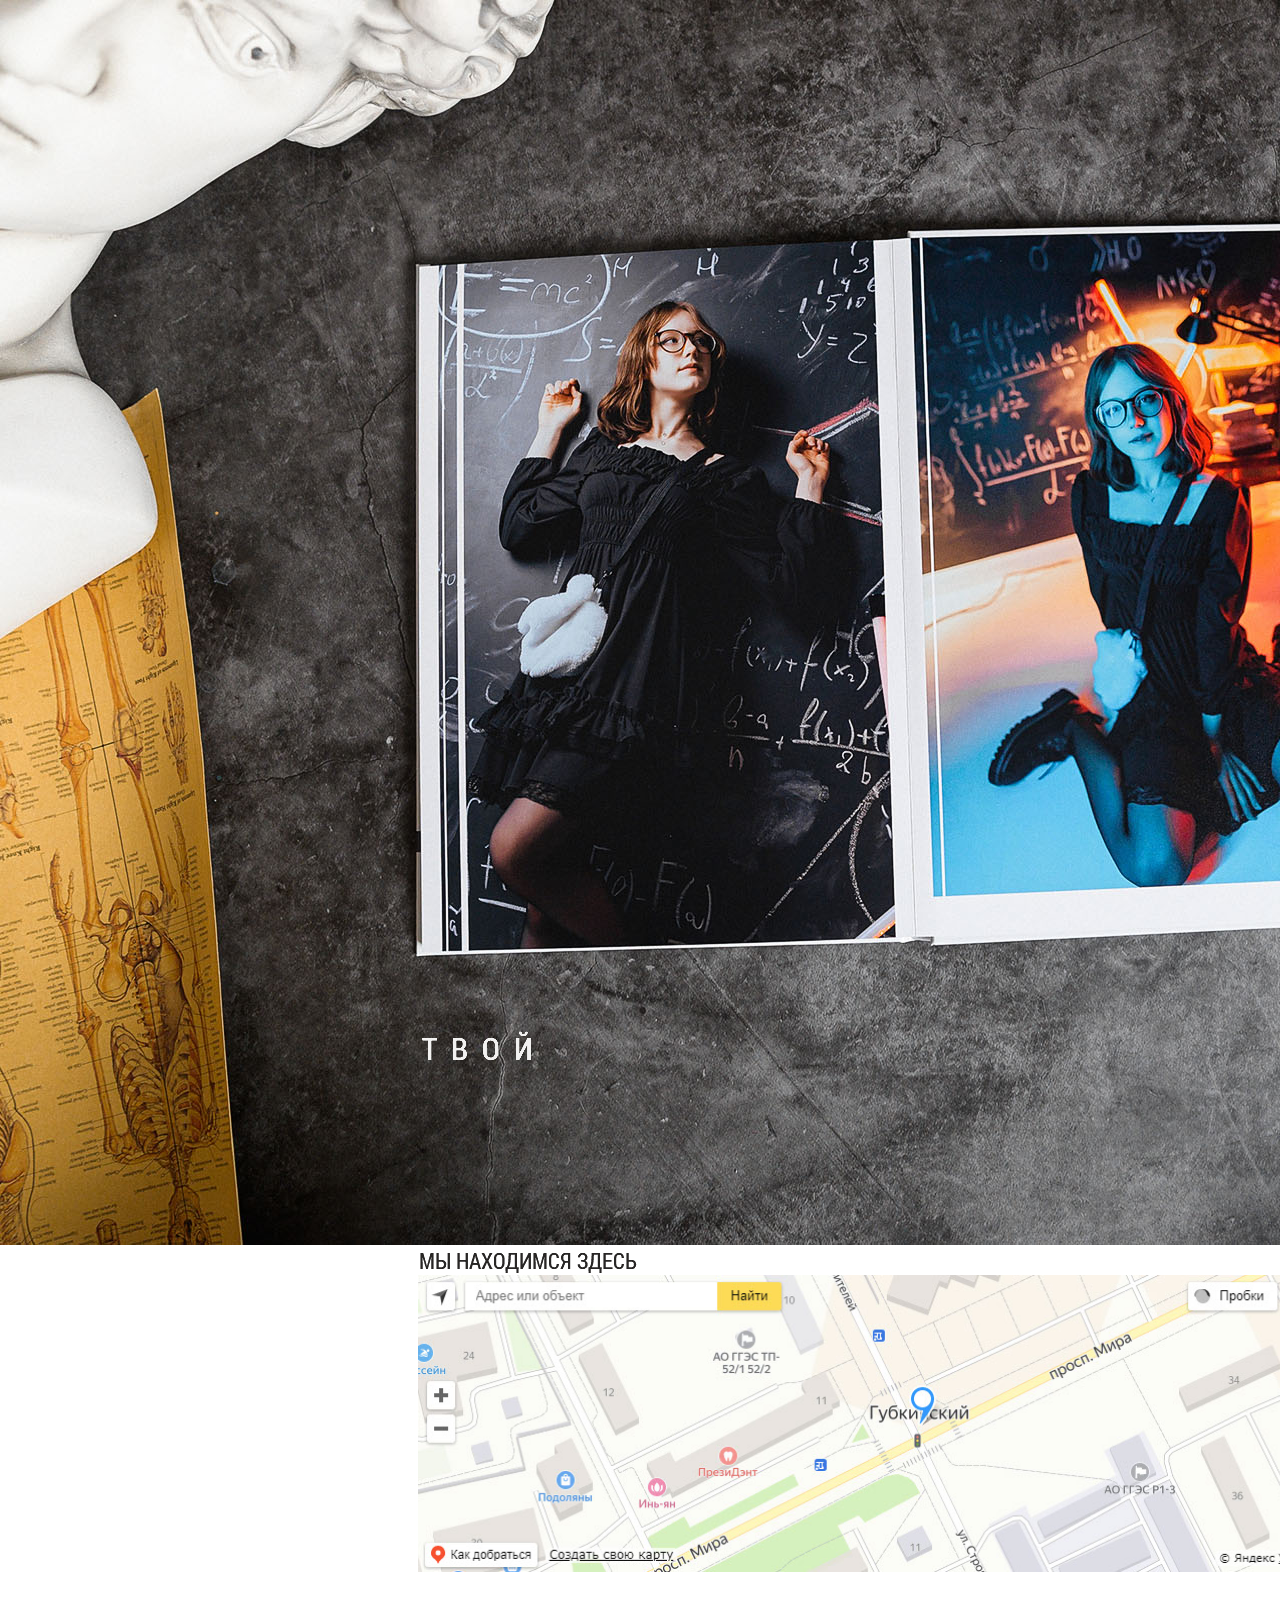
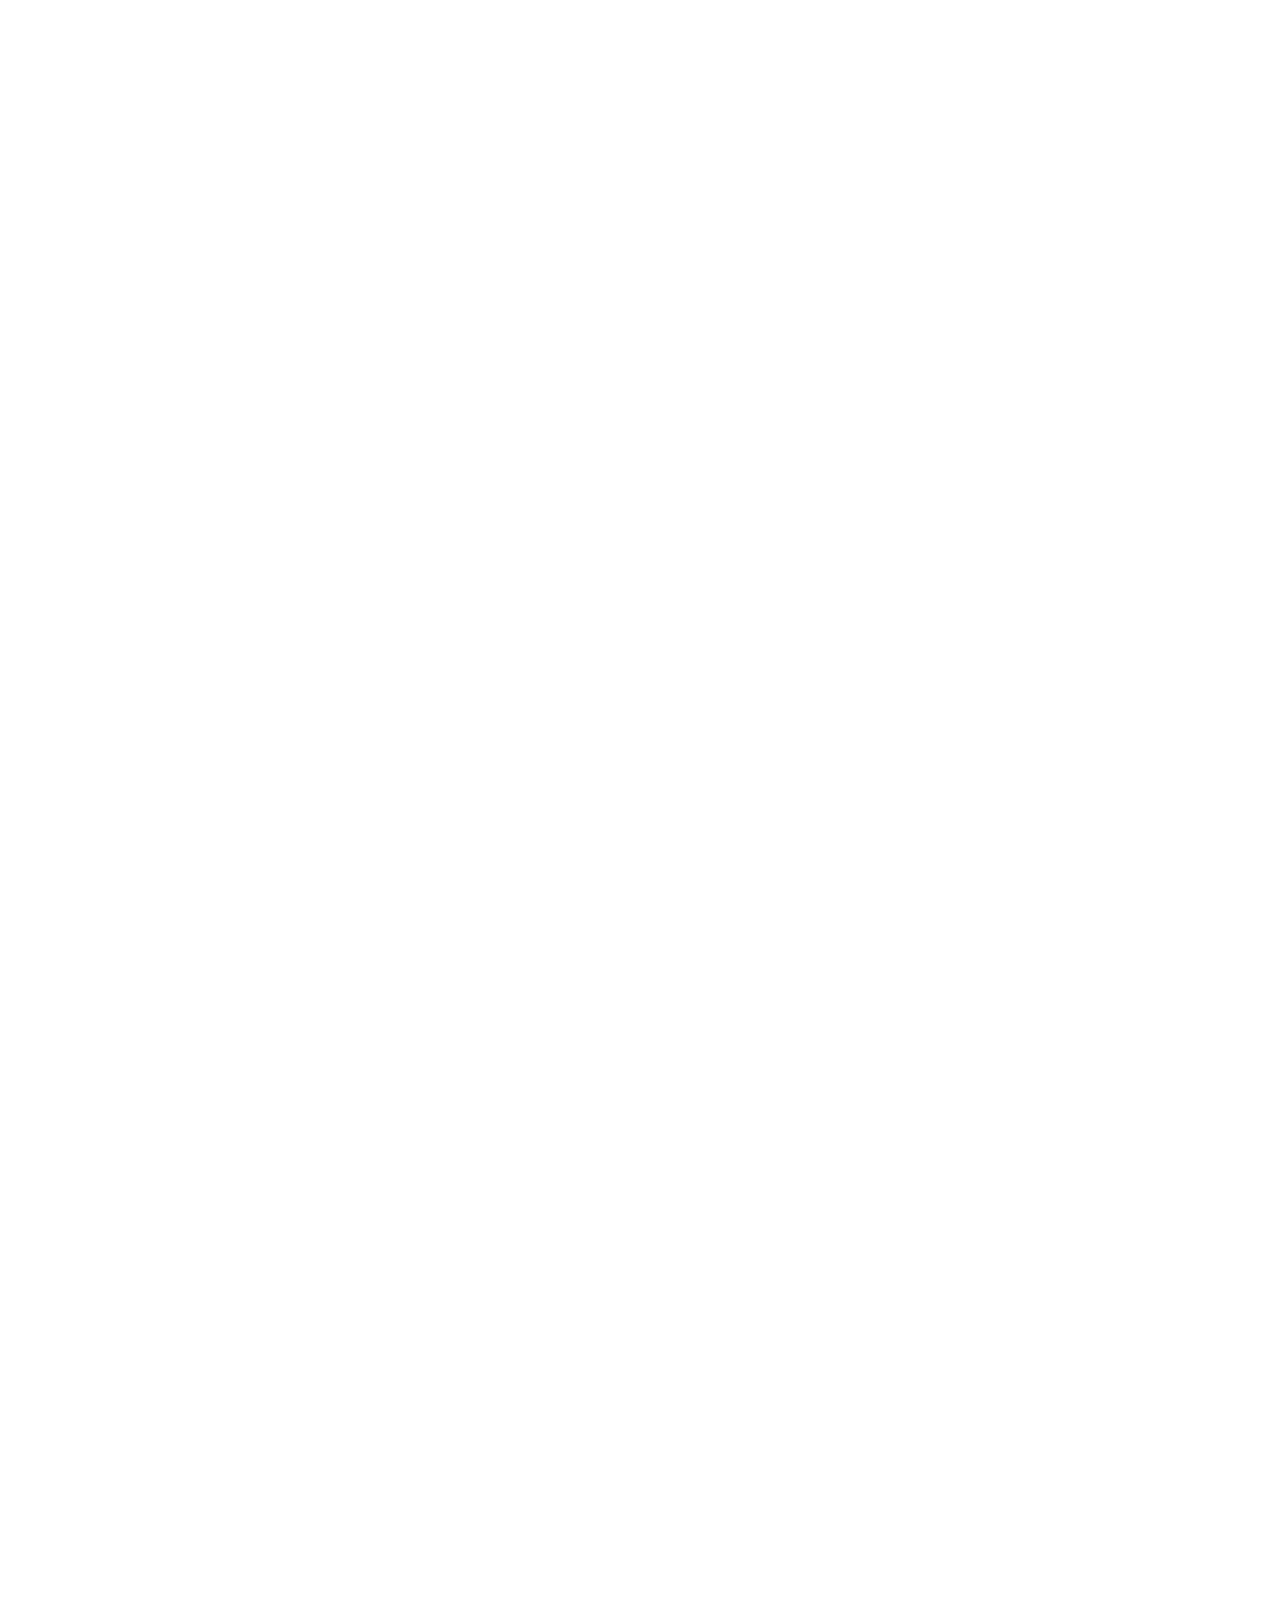
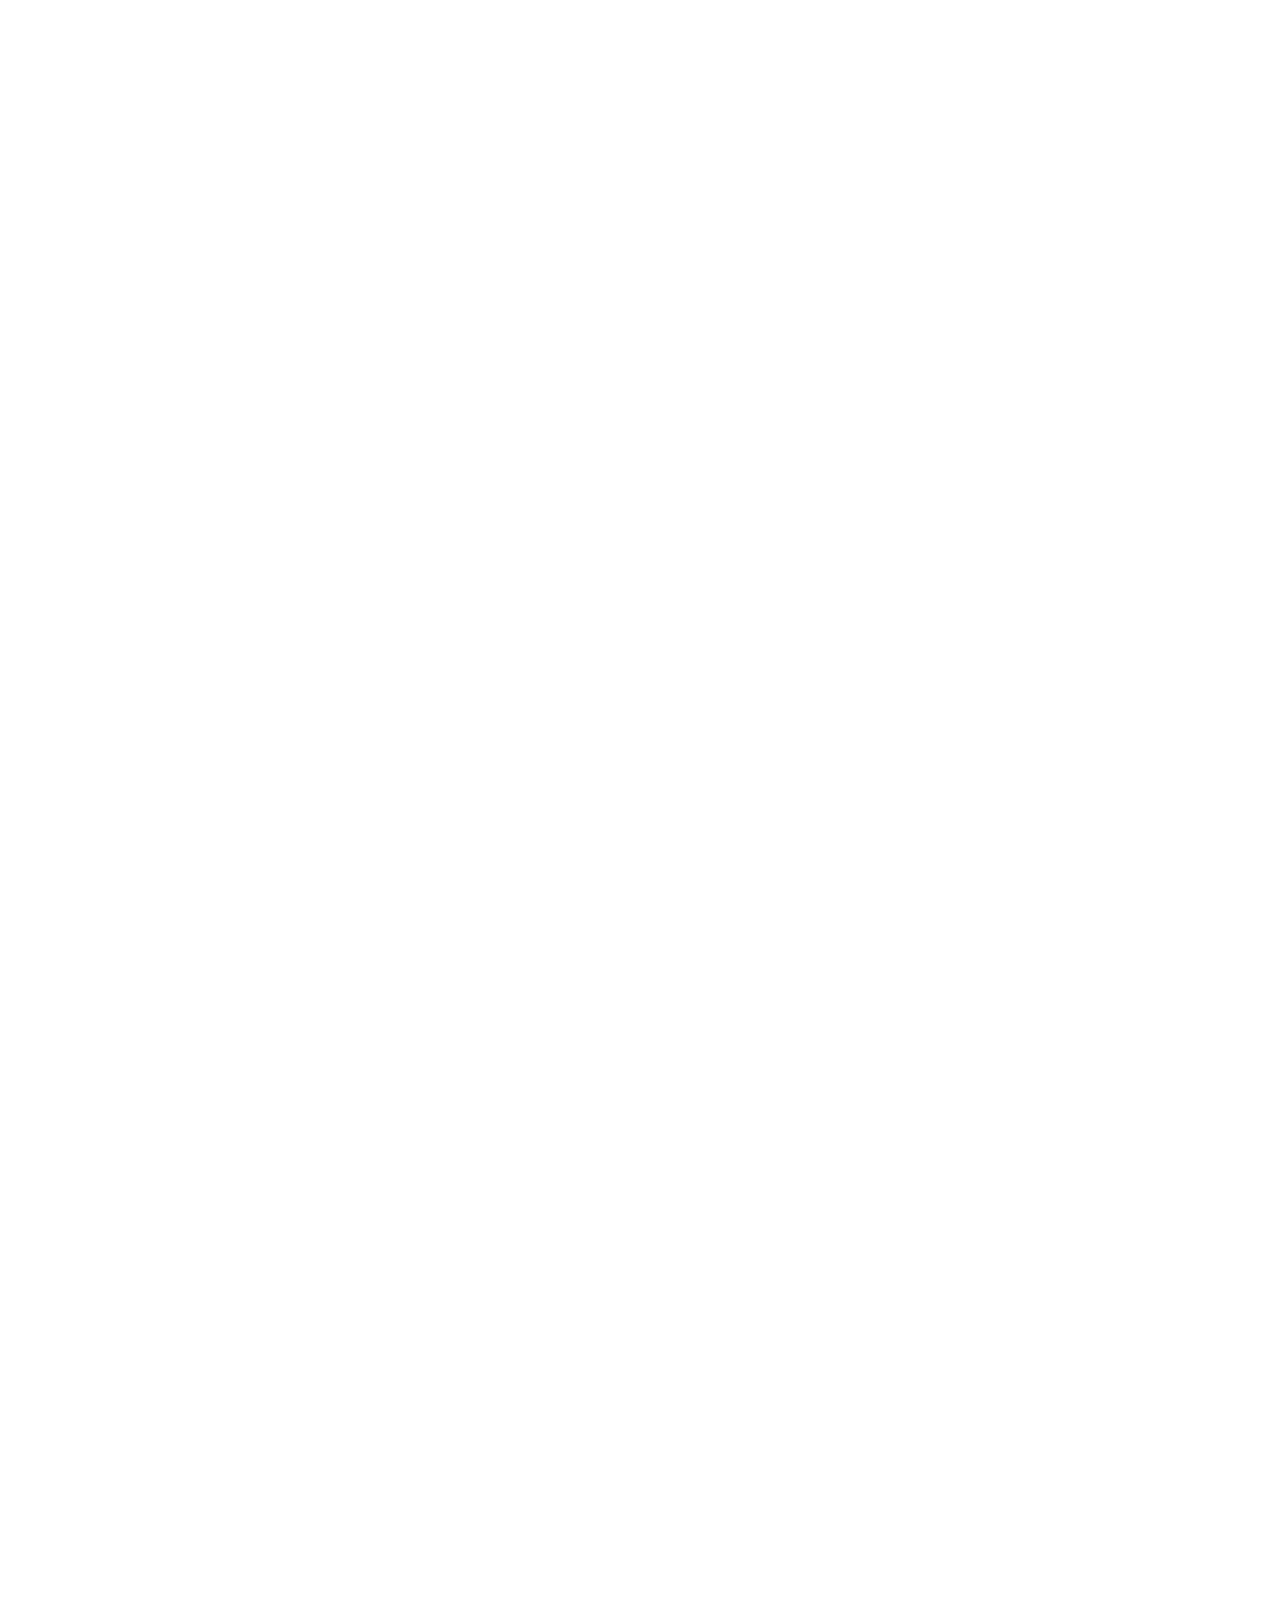
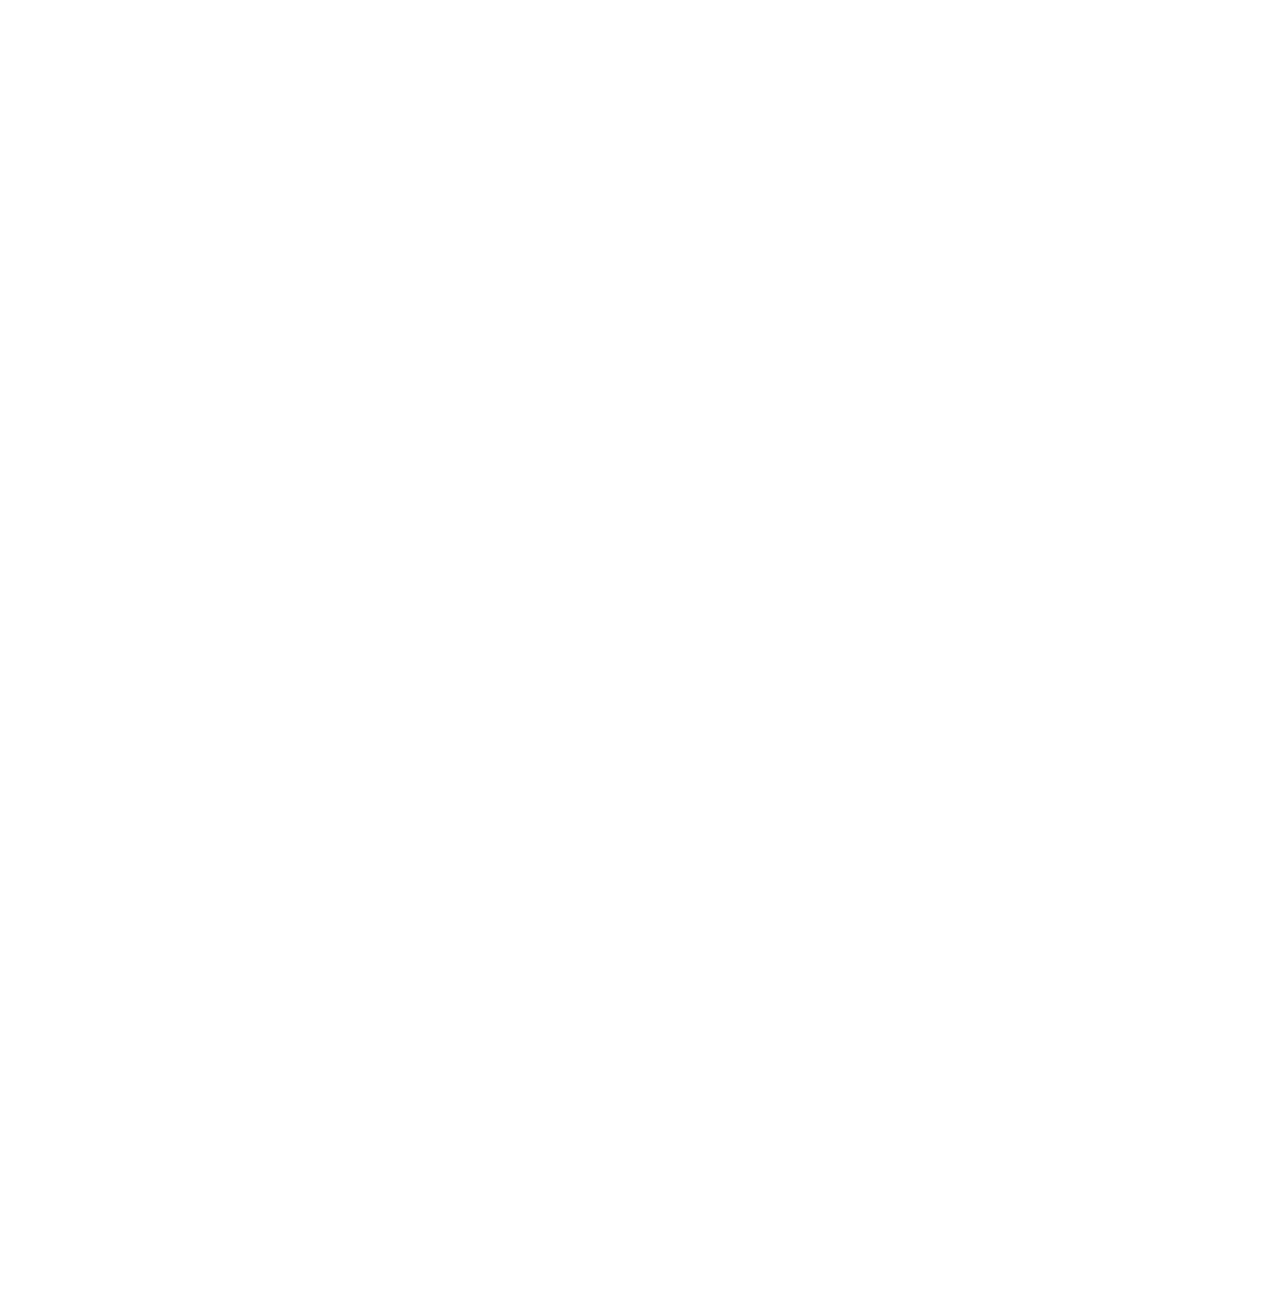
<file: index.html>
<!DOCTYPE html>
<html class="nojs html" lang="ru-RU">
 <head>

  <meta http-equiv="Content-type" content="text/html;charset=UTF-8"/>
  <meta name="generator" content="2018.1.1.386"/>
  
  <script type="text/javascript">
   // Update the 'nojs'/'js' class on the html node
document.documentElement.className = document.documentElement.className.replace(/\bnojs\b/g, 'js');

// Check that all required assets are uploaded and up-to-date
if(typeof Muse == "undefined") window.Muse = {}; window.Muse.assets = {"required":["museutils.js", "museconfig.js", "require.js", "index.css"], "outOfDate":[]};
</script>
  
  <title>Домашняя</title>
  <!-- CSS -->
  <link rel="stylesheet" type="text/css" href="css/site_global.css?crc=444006867"/>
  <link rel="stylesheet" type="text/css" href="css/index.css?crc=137510488" id="pagesheet"/>
    <!--HTML Widget code-->
  
<style>
/* Created by Joseph Angelo Todaro of MuseResources.com. Reuse of this code is traceable and strictly prohibited. */
.u978{-webkit-animation-duration:2s;animation-duration:2s;-webkit-animation-fill-mode:both;animation-fill-mode:both;-ms-transform-origin:50% 50%;-webkit-transform-origin:50% 50%;transform-origin:50% 50%}@-webkit-keyframes movebounceIn{from,20%,40%,60%,80%,to{-webkit-animation-timing-function:cubic-bezier(0.215,0.610,0.355,1.000);animation-timing-function:cubic-bezier(0.215,0.610,0.355,1.000)}0%{opacity:0;-webkit-transform:scale3d(.3,.3,.3);transform:scale3d(.3,.3,.3)}20%{-webkit-transform:scale3d(1.1,1.1,1.1);transform:scale3d(1.1,1.1,1.1)}40%{-webkit-transform:scale3d(.9,.9,.9);transform:scale3d(.9,.9,.9)}60%{opacity:1;-webkit-transform:scale3d(1.03,1.03,1.03);transform:scale3d(1.03,1.03,1.03)}80%{-webkit-transform:scale3d(.97,.97,.97);transform:scale3d(.97,.97,.97)}to{opacity:1;-webkit-transform:scale3d(1,1,1);transform:scale3d(1,1,1)}}@keyframes movebounceIn{from,20%,40%,60%,80%,to{-webkit-animation-timing-function:cubic-bezier(0.215,0.610,0.355,1.000);animation-timing-function:cubic-bezier(0.215,0.610,0.355,1.000)}0%{opacity:0;-webkit-transform:scale3d(.3,.3,.3);transform:scale3d(.3,.3,.3)}20%{-webkit-transform:scale3d(1.1,1.1,1.1);transform:scale3d(1.1,1.1,1.1)}40%{-webkit-transform:scale3d(.9,.9,.9);transform:scale3d(.9,.9,.9)}60%{opacity:1;-webkit-transform:scale3d(1.03,1.03,1.03);transform:scale3d(1.03,1.03,1.03)}80%{-webkit-transform:scale3d(.97,.97,.97);transform:scale3d(.97,.97,.97)}to{opacity:1;-webkit-transform:scale3d(1,1,1);transform:scale3d(1,1,1)}}.u978.movebounceIn{-webkit-animation-name:movebounceIn;animation-name:movebounceIn}@-webkit-keyframes movebounceInDown{from,60%,75%,90%,to{-webkit-animation-timing-function:cubic-bezier(0.215,0.610,0.355,1.000);animation-timing-function:cubic-bezier(0.215,0.610,0.355,1.000)}0%{opacity:0;-webkit-transform:translate3d(0,-3000px,0);transform:translate3d(0,-3000px,0)}60%{opacity:1;-webkit-transform:translate3d(0,25px,0);transform:translate3d(0,25px,0)}75%{-webkit-transform:translate3d(0,-10px,0);transform:translate3d(0,-10px,0)}90%{-webkit-transform:translate3d(0,5px,0);transform:translate3d(0,5px,0)}to{-webkit-transform:none;transform:none}}@keyframes movebounceInDown{from,60%,75%,90%,to{-webkit-animation-timing-function:cubic-bezier(0.215,0.610,0.355,1.000);animation-timing-function:cubic-bezier(0.215,0.610,0.355,1.000)}0%{opacity:0;-webkit-transform:translate3d(0,-3000px,0);transform:translate3d(0,-3000px,0)}60%{opacity:1;-webkit-transform:translate3d(0,25px,0);transform:translate3d(0,25px,0)}75%{-webkit-transform:translate3d(0,-10px,0);transform:translate3d(0,-10px,0)}90%{-webkit-transform:translate3d(0,5px,0);transform:translate3d(0,5px,0)}to{-webkit-transform:none;transform:none}}.u978.movebounceInDown{-webkit-animation-name:movebounceInDown;animation-name:movebounceInDown}@-webkit-keyframes movebounceInLeft{from,60%,75%,90%,to{-webkit-animation-timing-function:cubic-bezier(0.215,0.610,0.355,1.000);animation-timing-function:cubic-bezier(0.215,0.610,0.355,1.000)}0%{opacity:0;-webkit-transform:translate3d(-3000px,0,0);transform:translate3d(-3000px,0,0)}60%{opacity:1;-webkit-transform:translate3d(25px,0,0);transform:translate3d(25px,0,0)}75%{-webkit-transform:translate3d(-10px,0,0);transform:translate3d(-10px,0,0)}90%{-webkit-transform:translate3d(5px,0,0);transform:translate3d(5px,0,0)}to{-webkit-transform:none;transform:none}}@keyframes movebounceInLeft{from,60%,75%,90%,to{-webkit-animation-timing-function:cubic-bezier(0.215,0.610,0.355,1.000);animation-timing-function:cubic-bezier(0.215,0.610,0.355,1.000)}0%{opacity:0;-webkit-transform:translate3d(-3000px,0,0);transform:translate3d(-3000px,0,0)}60%{opacity:1;-webkit-transform:translate3d(25px,0,0);transform:translate3d(25px,0,0)}75%{-webkit-transform:translate3d(-10px,0,0);transform:translate3d(-10px,0,0)}90%{-webkit-transform:translate3d(5px,0,0);transform:translate3d(5px,0,0)}to{-webkit-transform:none;transform:none}}.u978.movebounceInLeft{-webkit-animation-name:movebounceInLeft;animation-name:movebounceInLeft}@-webkit-keyframes movebounceInRight{from,60%,75%,90%,to{-webkit-animation-timing-function:cubic-bezier(0.215,0.610,0.355,1.000);animation-timing-function:cubic-bezier(0.215,0.610,0.355,1.000)}from{opacity:0;-webkit-transform:translate3d(3000px,0,0);transform:translate3d(3000px,0,0)}60%{opacity:1;-webkit-transform:translate3d(-25px,0,0);transform:translate3d(-25px,0,0)}75%{-webkit-transform:translate3d(10px,0,0);transform:translate3d(10px,0,0)}90%{-webkit-transform:translate3d(-5px,0,0);transform:translate3d(-5px,0,0)}to{-webkit-transform:none;transform:none}}@keyframes movebounceInRight{from,60%,75%,90%,to{-webkit-animation-timing-function:cubic-bezier(0.215,0.610,0.355,1.000);animation-timing-function:cubic-bezier(0.215,0.610,0.355,1.000)}from{opacity:0;-webkit-transform:translate3d(3000px,0,0);transform:translate3d(3000px,0,0)}60%{opacity:1;-webkit-transform:translate3d(-25px,0,0);transform:translate3d(-25px,0,0)}75%{-webkit-transform:translate3d(10px,0,0);transform:translate3d(10px,0,0)}90%{-webkit-transform:translate3d(-5px,0,0);transform:translate3d(-5px,0,0)}to{-webkit-transform:none;transform:none}}.u978.movebounceInRight{-webkit-animation-name:movebounceInRight;animation-name:movebounceInRight}@-webkit-keyframes movebounceInUp{from,60%,75%,90%,to{-webkit-animation-timing-function:cubic-bezier(0.215,0.610,0.355,1.000);animation-timing-function:cubic-bezier(0.215,0.610,0.355,1.000)}from{opacity:0;-webkit-transform:translate3d(0,3000px,0);transform:translate3d(0,3000px,0)}60%{opacity:1;-webkit-transform:translate3d(0,-20px,0);transform:translate3d(0,-20px,0)}75%{-webkit-transform:translate3d(0,10px,0);transform:translate3d(0,10px,0)}90%{-webkit-transform:translate3d(0,-5px,0);transform:translate3d(0,-5px,0)}to{-webkit-transform:translate3d(0,0,0);transform:translate3d(0,0,0)}}@keyframes movebounceInUp{from,60%,75%,90%,to{-webkit-animation-timing-function:cubic-bezier(0.215,0.610,0.355,1.000);animation-timing-function:cubic-bezier(0.215,0.610,0.355,1.000)}from{opacity:0;-webkit-transform:translate3d(0,3000px,0);transform:translate3d(0,3000px,0)}60%{opacity:1;-webkit-transform:translate3d(0,-20px,0);transform:translate3d(0,-20px,0)}75%{-webkit-transform:translate3d(0,10px,0);transform:translate3d(0,10px,0)}90%{-webkit-transform:translate3d(0,-5px,0);transform:translate3d(0,-5px,0)}to{-webkit-transform:translate3d(0,0,0);transform:translate3d(0,0,0)}}.u978.movebounceInUp{-webkit-animation-name:movebounceInUp;animation-name:movebounceInUp}@-webkit-keyframes movefadeIn{from{opacity:0}to{opacity:1}}@keyframes movefadeIn{from{opacity:0}to{opacity:1}}.u978.movefadeIn{-webkit-animation-name:movefadeIn;animation-name:movefadeIn}@-webkit-keyframes movefadeInDown{from{opacity:0;-webkit-transform:translate3d(0,-100%,0);transform:translate3d(0,-100%,0)}to{opacity:1;-webkit-transform:none;transform:none}}@keyframes movefadeInDown{from{opacity:0;-webkit-transform:translate3d(0,-100px,0);transform:translate3d(0,-100px,0)}to{opacity:1;-webkit-transform:none;transform:none}}.u978.movefadeInDown{-webkit-animation-name:movefadeInDown;animation-name:movefadeInDown}@-webkit-keyframes movefadeInDownRelative{from{opacity:0;-webkit-transform:translate3d(0,-100%,0);transform:translate3d(0,-100%,0)}to{opacity:1;-webkit-transform:none;transform:none}}@keyframes movefadeInDownRelative{from{opacity:0;-webkit-transform:translate3d(0,-100%,0);transform:translate3d(0,-100%,0)}to{opacity:1;-webkit-transform:none;transform:none}}.u978.movefadeInDownRelative{-webkit-animation-name:movefadeInDownRelative;animation-name:movefadeInDownRelative}@-webkit-keyframes movefadeInLeft{from{opacity:0;-webkit-transform:translate3d(-100px,0,0);transform:translate3d(-100px,0,0)}to{opacity:1;-webkit-transform:none;transform:none}}@keyframes movefadeInLeft{from{opacity:0;-webkit-transform:translate3d(-100px,0,0);transform:translate3d(-100px,0,0)}to{opacity:1;-webkit-transform:none;transform:none}}.u978.movefadeInLeft{-webkit-animation-name:movefadeInLeft;animation-name:movefadeInLeft}@-webkit-keyframes movefadeInLeftRelative{from{opacity:0;-webkit-transform:translate3d(-100%,0,0);transform:translate3d(-100%,0,0)}to{opacity:1;-webkit-transform:none;transform:none}}@keyframes movefadeInLeftRelative{from{opacity:0;-webkit-transform:translate3d(-100%,0,0);transform:translate3d(-100%,0,0)}to{opacity:1;-webkit-transform:none;transform:none}}.u978.movefadeInLeftRelative{-webkit-animation-name:movefadeInLeftRelative;animation-name:movefadeInLeftRelative}@-webkit-keyframes movefadeInRight{from{opacity:0;-webkit-transform:translate3d(100px,0,0);transform:translate3d(100px,0,0)}to{opacity:1;-webkit-transform:none;transform:none}}@keyframes movefadeInRight{from{opacity:0;-webkit-transform:translate3d(100px,0,0);transform:translate3d(100px,0,0)}to{opacity:1;-webkit-transform:none;transform:none}}.u978.movefadeInRight{-webkit-animation-name:movefadeInRight;animation-name:movefadeInRight}@-webkit-keyframes movefadeInRightRelative{from{opacity:0;-webkit-transform:translate3d(100%,0,0);transform:translate3d(100%,0,0)}to{opacity:1;-webkit-transform:none;transform:none}}@keyframes movefadeInRightRelative{from{opacity:0;-webkit-transform:translate3d(100%,0,0);transform:translate3d(100%,0,0)}to{opacity:1;-webkit-transform:none;transform:none}}.u978.movefadeInRightRelative{-webkit-animation-name:movefadeInRightRelative;animation-name:movefadeInRightRelative}@-webkit-keyframes movefadeInUp{from{opacity:0;-webkit-transform:translate3d(0,100px,0);transform:translate3d(0,100px,0)}to{opacity:1;-webkit-transform:none;transform:none}}@keyframes movefadeInUp{from{opacity:0;-webkit-transform:translate3d(0,100px,0);transform:translate3d(0,100px,0)}to{opacity:1;-webkit-transform:none;transform:none}}.u978.movefadeInUp{-webkit-animation-name:movefadeInUp;animation-name:movefadeInUp}@-webkit-keyframes movefadeInUpRelative{from{opacity:0;-webkit-transform:translate3d(0,100%,0);transform:translate3d(0,100%,0)}to{opacity:1;-webkit-transform:none;transform:none}}@keyframes movefadeInUpRelative{from{opacity:0;-webkit-transform:translate3d(0,100%,0);transform:translate3d(0,100%,0)}to{opacity:1;-webkit-transform:none;transform:none}}.u978.movefadeInUpRelative{-webkit-animation-name:movefadeInUpRelative;animation-name:movefadeInUpRelative}@-webkit-keyframes moveflipInX{from{-webkit-transform:perspective(400px) rotate3d(1,0,0,90deg);transform:perspective(400px) rotate3d(1,0,0,90deg);-webkit-animation-timing-function:ease-in;animation-timing-function:ease-in;opacity:0}40%{-webkit-transform:perspective(400px) rotate3d(1,0,0,-20deg);transform:perspective(400px) rotate3d(1,0,0,-20deg);-webkit-animation-timing-function:ease-in;animation-timing-function:ease-in}60%{-webkit-transform:perspective(400px) rotate3d(1,0,0,10deg);transform:perspective(400px) rotate3d(1,0,0,10deg);opacity:1}80%{-webkit-transform:perspective(400px) rotate3d(1,0,0,-5deg);transform:perspective(400px) rotate3d(1,0,0,-5deg)}to{-webkit-transform:perspective(400px);transform:perspective(400px)}}@keyframes moveflipInX{from{-webkit-transform:perspective(400px) rotate3d(1,0,0,90deg);transform:perspective(400px) rotate3d(1,0,0,90deg);-webkit-animation-timing-function:ease-in;animation-timing-function:ease-in;opacity:0}40%{-webkit-transform:perspective(400px) rotate3d(1,0,0,-20deg);transform:perspective(400px) rotate3d(1,0,0,-20deg);-webkit-animation-timing-function:ease-in;animation-timing-function:ease-in}60%{-webkit-transform:perspective(400px) rotate3d(1,0,0,10deg);transform:perspective(400px) rotate3d(1,0,0,10deg);opacity:1}80%{-webkit-transform:perspective(400px) rotate3d(1,0,0,-5deg);transform:perspective(400px) rotate3d(1,0,0,-5deg)}to{-webkit-transform:perspective(400px);transform:perspective(400px)}}.u978.moveflipInX{-webkit-backface-visibility:visible!important;backface-visibility:visible!important;-webkit-animation-name:moveflipInX;animation-name:moveflipInX}@-webkit-keyframes moveflipInY{from{-webkit-transform:perspective(400px) rotate3d(0,1,0,90deg);transform:perspective(400px) rotate3d(0,1,0,90deg);-webkit-animation-timing-function:ease-in;animation-timing-function:ease-in;opacity:0}40%{-webkit-transform:perspective(400px) rotate3d(0,1,0,-20deg);transform:perspective(400px) rotate3d(0,1,0,-20deg);-webkit-animation-timing-function:ease-in;animation-timing-function:ease-in}60%{-webkit-transform:perspective(400px) rotate3d(0,1,0,10deg);transform:perspective(400px) rotate3d(0,1,0,10deg);opacity:1}80%{-webkit-transform:perspective(400px) rotate3d(0,1,0,-5deg);transform:perspective(400px) rotate3d(0,1,0,-5deg)}to{-webkit-transform:perspective(400px);transform:perspective(400px)}}@keyframes moveflipInY{from{-webkit-transform:perspective(400px) rotate3d(0,1,0,90deg);transform:perspective(400px) rotate3d(0,1,0,90deg);-webkit-animation-timing-function:ease-in;animation-timing-function:ease-in;opacity:0}40%{-webkit-transform:perspective(400px) rotate3d(0,1,0,-20deg);transform:perspective(400px) rotate3d(0,1,0,-20deg);-webkit-animation-timing-function:ease-in;animation-timing-function:ease-in}60%{-webkit-transform:perspective(400px) rotate3d(0,1,0,10deg);transform:perspective(400px) rotate3d(0,1,0,10deg);opacity:1}80%{-webkit-transform:perspective(400px) rotate3d(0,1,0,-5deg);transform:perspective(400px) rotate3d(0,1,0,-5deg)}to{-webkit-transform:perspective(400px);transform:perspective(400px)}}.u978.moveflipInY{-webkit-backface-visibility:visible!important;backface-visibility:visible!important;-webkit-animation-name:moveflipInY;animation-name:moveflipInY}@-webkit-keyframes movelightSpeedIn{from{-webkit-transform:translate3d(100%,0,0) skewX(-30deg);transform:translate3d(100%,0,0) skewX(-30deg);opacity:0}60%{-webkit-transform:skewX(20deg);transform:skewX(20deg);opacity:1}80%{-webkit-transform:skewX(-5deg);transform:skewX(-5deg);opacity:1}to{-webkit-transform:none;transform:none;opacity:1}}@keyframes movelightSpeedIn{from{-webkit-transform:translate3d(100%,0,0) skewX(-30deg);transform:translate3d(100%,0,0) skewX(-30deg);opacity:0}60%{-webkit-transform:skewX(20deg);transform:skewX(20deg);opacity:1}80%{-webkit-transform:skewX(-5deg);transform:skewX(-5deg);opacity:1}to{-webkit-transform:none;transform:none;opacity:1}}.u978.movelightSpeedIn{-webkit-animation-name:movelightSpeedIn;animation-name:movelightSpeedIn;-webkit-animation-timing-function:ease-out;animation-timing-function:ease-out}@-webkit-keyframes moverotateIn{from{-webkit-transform-origin:center;transform-origin:center;-webkit-transform:rotate3d(0,0,1,-200deg);transform:rotate3d(0,0,1,-200deg);opacity:0}to{-webkit-transform-origin:center;transform-origin:center;-webkit-transform:none;transform:none;opacity:1}}@keyframes moverotateIn{from{-webkit-transform-origin:center;transform-origin:center;-webkit-transform:rotate3d(0,0,1,-200deg);transform:rotate3d(0,0,1,-200deg);opacity:0}to{-webkit-transform-origin:center;transform-origin:center;-webkit-transform:none;transform:none;opacity:1}}.u978.moverotateIn{-webkit-animation-name:moverotateIn;animation-name:moverotateIn}@-webkit-keyframes moverotateInDownLeft{from{-webkit-transform-origin:left bottom;transform-origin:left bottom;-webkit-transform:rotate3d(0,0,1,-45deg);transform:rotate3d(0,0,1,-45deg);opacity:0}to{-webkit-transform-origin:left bottom;transform-origin:left bottom;-webkit-transform:none;transform:none;opacity:1}}@keyframes moverotateInDownLeft{from{-webkit-transform-origin:left bottom;transform-origin:left bottom;-webkit-transform:rotate3d(0,0,1,-45deg);transform:rotate3d(0,0,1,-45deg);opacity:0}to{-webkit-transform-origin:left bottom;transform-origin:left bottom;-webkit-transform:none;transform:none;opacity:1}}.u978.moverotateInDownLeft{-webkit-animation-name:moverotateInDownLeft;animation-name:moverotateInDownLeft}@-webkit-keyframes moverotateInDownRight{from{-webkit-transform-origin:right bottom;transform-origin:right bottom;-webkit-transform:rotate3d(0,0,1,45deg);transform:rotate3d(0,0,1,45deg);opacity:0}to{-webkit-transform-origin:right bottom;transform-origin:right bottom;-webkit-transform:none;transform:none;opacity:1}}@keyframes moverotateInDownRight{from{-webkit-transform-origin:right bottom;transform-origin:right bottom;-webkit-transform:rotate3d(0,0,1,45deg);transform:rotate3d(0,0,1,45deg);opacity:0}to{-webkit-transform-origin:right bottom;transform-origin:right bottom;-webkit-transform:none;transform:none;opacity:1}}.u978.moverotateInDownRight{-webkit-animation-name:moverotateInDownRight;animation-name:moverotateInDownRight}@-webkit-keyframes moverotateInUpLeft{from{-webkit-transform-origin:left bottom;transform-origin:left bottom;-webkit-transform:rotate3d(0,0,1,45deg);transform:rotate3d(0,0,1,45deg);opacity:0}to{-webkit-transform-origin:left bottom;transform-origin:left bottom;-webkit-transform:none;transform:none;opacity:1}}@keyframes moverotateInUpLeft{from{-webkit-transform-origin:left bottom;transform-origin:left bottom;-webkit-transform:rotate3d(0,0,1,45deg);transform:rotate3d(0,0,1,45deg);opacity:0}to{-webkit-transform-origin:left bottom;transform-origin:left bottom;-webkit-transform:none;transform:none;opacity:1}}.u978.moverotateInUpLeft{-webkit-animation-name:moverotateInUpLeft;animation-name:moverotateInUpLeft}@-webkit-keyframes moverotateInUpRight{from{-webkit-transform-origin:right bottom;transform-origin:right bottom;-webkit-transform:rotate3d(0,0,1,-90deg);transform:rotate3d(0,0,1,-90deg);opacity:0}to{-webkit-transform-origin:right bottom;transform-origin:right bottom;-webkit-transform:none;transform:none;opacity:1}}@keyframes moverotateInUpRight{from{-webkit-transform-origin:right bottom;transform-origin:right bottom;-webkit-transform:rotate3d(0,0,1,-90deg);transform:rotate3d(0,0,1,-90deg);opacity:0}to{-webkit-transform-origin:right bottom;transform-origin:right bottom;-webkit-transform:none;transform:none;opacity:1}}.u978.moverotateInUpRight{-webkit-animation-name:moverotateInUpRight;animation-name:moverotateInUpRight}@-webkit-keyframes movezoomIn{from{opacity:0;-webkit-transform:scale3d(.3,.3,.3);transform:scale3d(.3,.3,.3)}50%{opacity:1}}@keyframes movezoomIn{from{opacity:0;-webkit-transform:scale3d(.3,.3,.3);transform:scale3d(.3,.3,.3)}50%{opacity:1}}.u978.movezoomIn{-webkit-animation-name:movezoomIn;animation-name:movezoomIn}@-webkit-keyframes movezoomInDown{from{opacity:0;-webkit-transform:scale3d(.1,.1,.1) translate3d(0,-1000px,0);transform:scale3d(.1,.1,.1) translate3d(0,-1000px,0);-webkit-animation-timing-function:cubic-bezier(0.550,0.055,0.675,0.190);animation-timing-function:cubic-bezier(0.550,0.055,0.675,0.190)}60%{opacity:1;-webkit-transform:scale3d(.475,.475,.475) translate3d(0,60px,0);transform:scale3d(.475,.475,.475) translate3d(0,60px,0);-webkit-animation-timing-function:cubic-bezier(0.175,0.885,0.320,1);animation-timing-function:cubic-bezier(0.175,0.885,0.320,1)}}@keyframes movezoomInDown{from{opacity:0;-webkit-transform:scale3d(.1,.1,.1) translate3d(0,-1000px,0);transform:scale3d(.1,.1,.1) translate3d(0,-1000px,0);-webkit-animation-timing-function:cubic-bezier(0.550,0.055,0.675,0.190);animation-timing-function:cubic-bezier(0.550,0.055,0.675,0.190)}60%{opacity:1;-webkit-transform:scale3d(.475,.475,.475) translate3d(0,60px,0);transform:scale3d(.475,.475,.475) translate3d(0,60px,0);-webkit-animation-timing-function:cubic-bezier(0.175,0.885,0.320,1);animation-timing-function:cubic-bezier(0.175,0.885,0.320,1)}}.u978.movezoomInDown{-webkit-animation-name:movezoomInDown;animation-name:movezoomInDown}@-webkit-keyframes movezoomInLeft{from{opacity:0;-webkit-transform:scale3d(.1,.1,.1) translate3d(-1000px,0,0);transform:scale3d(.1,.1,.1) translate3d(-1000px,0,0);-webkit-animation-timing-function:cubic-bezier(0.550,0.055,0.675,0.190);animation-timing-function:cubic-bezier(0.550,0.055,0.675,0.190)}60%{opacity:1;-webkit-transform:scale3d(.475,.475,.475) translate3d(10px,0,0);transform:scale3d(.475,.475,.475) translate3d(10px,0,0);-webkit-animation-timing-function:cubic-bezier(0.175,0.885,0.320,1);animation-timing-function:cubic-bezier(0.175,0.885,0.320,1)}}@keyframes movezoomInLeft{from{opacity:0;-webkit-transform:scale3d(.1,.1,.1) translate3d(-1000px,0,0);transform:scale3d(.1,.1,.1) translate3d(-1000px,0,0);-webkit-animation-timing-function:cubic-bezier(0.550,0.055,0.675,0.190);animation-timing-function:cubic-bezier(0.550,0.055,0.675,0.190)}60%{opacity:1;-webkit-transform:scale3d(.475,.475,.475) translate3d(10px,0,0);transform:scale3d(.475,.475,.475) translate3d(10px,0,0);-webkit-animation-timing-function:cubic-bezier(0.175,0.885,0.320,1);animation-timing-function:cubic-bezier(0.175,0.885,0.320,1)}}.u978.movezoomInLeft{-webkit-animation-name:movezoomInLeft;animation-name:movezoomInLeft}@-webkit-keyframes movezoomInRight{from{opacity:0;-webkit-transform:scale3d(.1,.1,.1) translate3d(1000px,0,0);transform:scale3d(.1,.1,.1) translate3d(1000px,0,0);-webkit-animation-timing-function:cubic-bezier(0.550,0.055,0.675,0.190);animation-timing-function:cubic-bezier(0.550,0.055,0.675,0.190)}60%{opacity:1;-webkit-transform:scale3d(.475,.475,.475) translate3d(-10px,0,0);transform:scale3d(.475,.475,.475) translate3d(-10px,0,0);-webkit-animation-timing-function:cubic-bezier(0.175,0.885,0.320,1);animation-timing-function:cubic-bezier(0.175,0.885,0.320,1)}}@keyframes movezoomInRight{from{opacity:0;-webkit-transform:scale3d(.1,.1,.1) translate3d(1000px,0,0);transform:scale3d(.1,.1,.1) translate3d(1000px,0,0);-webkit-animation-timing-function:cubic-bezier(0.550,0.055,0.675,0.190);animation-timing-function:cubic-bezier(0.550,0.055,0.675,0.190)}60%{opacity:1;-webkit-transform:scale3d(.475,.475,.475) translate3d(-10px,0,0);transform:scale3d(.475,.475,.475) translate3d(-10px,0,0);-webkit-animation-timing-function:cubic-bezier(0.175,0.885,0.320,1);animation-timing-function:cubic-bezier(0.175,0.885,0.320,1)}}.u978.movezoomInRight{-webkit-animation-name:movezoomInRight;animation-name:movezoomInRight}@-webkit-keyframes movezoomInUp{from{opacity:0;-webkit-transform:scale3d(.1,.1,.1) translate3d(0,1000px,0);transform:scale3d(.1,.1,.1) translate3d(0,1000px,0);-webkit-animation-timing-function:cubic-bezier(0.550,0.055,0.675,0.190);animation-timing-function:cubic-bezier(0.550,0.055,0.675,0.190)}60%{opacity:1;-webkit-transform:scale3d(.475,.475,.475) translate3d(0,-60px,0);transform:scale3d(.475,.475,.475) translate3d(0,-60px,0);-webkit-animation-timing-function:cubic-bezier(0.175,0.885,0.320,1);animation-timing-function:cubic-bezier(0.175,0.885,0.320,1)}}@keyframes movezoomInUp{from{opacity:0;-webkit-transform:scale3d(.1,.1,.1) translate3d(0,1000px,0);transform:scale3d(.1,.1,.1) translate3d(0,1000px,0);-webkit-animation-timing-function:cubic-bezier(0.550,0.055,0.675,0.190);animation-timing-function:cubic-bezier(0.550,0.055,0.675,0.190)}60%{opacity:1;-webkit-transform:scale3d(.475,.475,.475) translate3d(0,-60px,0);transform:scale3d(.475,.475,.475) translate3d(0,-60px,0);-webkit-animation-timing-function:cubic-bezier(0.175,0.885,0.320,1);animation-timing-function:cubic-bezier(0.175,0.885,0.320,1)}}.u978.movezoomInUp{-webkit-animation-name:movezoomInUp;animation-name:movezoomInUp}@-webkit-keyframes movezoomOut{from{opacity:1}50%{opacity:0;-webkit-transform:scale3d(.3,.3,.3);transform:scale3d(.3,.3,.3)}to{opacity:0}}@-webkit-keyframes moveslideInDown{from{opacity:0;-webkit-transform:translate3d(0,-2000px,0);transform:translate3d(0,-2000px,0);visibility:visible}to{opacity:1;-webkit-transform:translate3d(0,0,0);transform:translate3d(0,0,0)}}@keyframes moveslideInDown{from{opacity:0;-webkit-transform:translate3d(0,-2000px,0);transform:translate3d(0,-2000px,0);visibility:visible}to{opacity:1;-webkit-transform:translate3d(0,0,0);transform:translate3d(0,0,0)}}.u978.moveslideInDown{-webkit-animation-name:moveslideInDown;animation-name:moveslideInDown}@-webkit-keyframes moveslideInLeft{from{opacity:0;-webkit-transform:translate3d(-2000px,0,0);transform:translate3d(-2000px,0,0);visibility:visible}to{opacity:1;-webkit-transform:translate3d(0,0,0);transform:translate3d(0,0,0)}}@keyframes moveslideInLeft{from{opacity:0;-webkit-transform:translate3d(-2000px,0,0);transform:translate3d(-2000px,0,0);visibility:visible}to{opacity:1;-webkit-transform:translate3d(0,0,0);transform:translate3d(0,0,0)}}.u978.moveslideInLeft{-webkit-animation-name:moveslideInLeft;animation-name:moveslideInLeft}@-webkit-keyframes moveslideInRight{from{opacity:0;-webkit-transform:translate3d(2000px,0,0);transform:translate3d(2000px,0,0);visibility:visible}to{opacity:1;-webkit-transform:translate3d(0,0,0);transform:translate3d(0,0,0)}}@keyframes moveslideInRight{from{opacity:0;-webkit-transform:translate3d(2000px,0,0);transform:translate3d(2000px,0,0);visibility:visible}to{opacity:1;-webkit-transform:translate3d(0,0,0);transform:translate3d(0,0,0)}}.u978.moveslideInRight{-webkit-animation-name:moveslideInRight;animation-name:moveslideInRight}@-webkit-keyframes moveslideInUp{from{opacity:0;-webkit-transform:translate3d(0,2000px,0);transform:translate3d(0,2000px,0);visibility:visible}to{opacity:1;-webkit-transform:translate3d(0,0,0);transform:translate3d(0,0,0)}}@keyframes moveslideInUp{from{opacity:0;-webkit-transform:translate3d(0,2000px,0);transform:translate3d(0,2000px,0);visibility:visible}to{opacity:1;-webkit-transform:translate3d(0,0,0);transform:translate3d(0,0,0)}}.u978.moveslideInUp{-webkit-animation-name:moveslideInUp;animation-name:moveslideInUp}@-webkit-keyframes moverollIn{from{opacity:0;-webkit-transform:translate3d(-100%,0,0) rotate3d(0,0,1,-120deg);transform:translate3d(-100%,0,0) rotate3d(0,0,1,-120deg)}to{opacity:1;-webkit-transform:none;transform:none}}@keyframes moverollIn{from{opacity:0;-webkit-transform:translate3d(-100%,0,0) rotate3d(0,0,1,-120deg);transform:translate3d(-100%,0,0) rotate3d(0,0,1,-120deg)}to{opacity:1;-webkit-transform:none;transform:none}}.u978.moverollIn{-webkit-animation-name:moverollIn;animation-name:moverollIn}@keyframes move360zoom{0%{opacity:0;transform:rotate(0deg) scaleX(0.50) scaleY(0.50)}100%{opacity:1.00;transform:rotate(360deg) scaleX(1.00) scaleY(1.00)}}@-webkit-keyframes move360zoom{0%{opacity:0;-webkit-transform:rotate(0deg) scaleX(0.50) scaleY(0.50)}100%{opacity:1.00;-webkit-transform:rotate(360deg) scaleX(1.00) scaleY(1.00)}}.u978.move360zoom{-webkit-animation-name:move360zoom;animation-name:move360zoom}
/* Created by Joseph Angelo Todaro of MuseResources.com. Reuse of this code is traceable and strictly prohibited. */
</style>

<style>
/* Created by Joseph Angelo Todaro of MuseResources.com. Reuse of this code is traceable and strictly prohibited. */
.u1036{-webkit-animation-duration:2s;animation-duration:2s;-webkit-animation-fill-mode:both;animation-fill-mode:both;-ms-transform-origin:50% 50%;-webkit-transform-origin:50% 50%;transform-origin:50% 50%}@-webkit-keyframes movebounceIn{from,20%,40%,60%,80%,to{-webkit-animation-timing-function:cubic-bezier(0.215,0.610,0.355,1.000);animation-timing-function:cubic-bezier(0.215,0.610,0.355,1.000)}0%{opacity:0;-webkit-transform:scale3d(.3,.3,.3);transform:scale3d(.3,.3,.3)}20%{-webkit-transform:scale3d(1.1,1.1,1.1);transform:scale3d(1.1,1.1,1.1)}40%{-webkit-transform:scale3d(.9,.9,.9);transform:scale3d(.9,.9,.9)}60%{opacity:1;-webkit-transform:scale3d(1.03,1.03,1.03);transform:scale3d(1.03,1.03,1.03)}80%{-webkit-transform:scale3d(.97,.97,.97);transform:scale3d(.97,.97,.97)}to{opacity:1;-webkit-transform:scale3d(1,1,1);transform:scale3d(1,1,1)}}@keyframes movebounceIn{from,20%,40%,60%,80%,to{-webkit-animation-timing-function:cubic-bezier(0.215,0.610,0.355,1.000);animation-timing-function:cubic-bezier(0.215,0.610,0.355,1.000)}0%{opacity:0;-webkit-transform:scale3d(.3,.3,.3);transform:scale3d(.3,.3,.3)}20%{-webkit-transform:scale3d(1.1,1.1,1.1);transform:scale3d(1.1,1.1,1.1)}40%{-webkit-transform:scale3d(.9,.9,.9);transform:scale3d(.9,.9,.9)}60%{opacity:1;-webkit-transform:scale3d(1.03,1.03,1.03);transform:scale3d(1.03,1.03,1.03)}80%{-webkit-transform:scale3d(.97,.97,.97);transform:scale3d(.97,.97,.97)}to{opacity:1;-webkit-transform:scale3d(1,1,1);transform:scale3d(1,1,1)}}.u1036.movebounceIn{-webkit-animation-name:movebounceIn;animation-name:movebounceIn}@-webkit-keyframes movebounceInDown{from,60%,75%,90%,to{-webkit-animation-timing-function:cubic-bezier(0.215,0.610,0.355,1.000);animation-timing-function:cubic-bezier(0.215,0.610,0.355,1.000)}0%{opacity:0;-webkit-transform:translate3d(0,-3000px,0);transform:translate3d(0,-3000px,0)}60%{opacity:1;-webkit-transform:translate3d(0,25px,0);transform:translate3d(0,25px,0)}75%{-webkit-transform:translate3d(0,-10px,0);transform:translate3d(0,-10px,0)}90%{-webkit-transform:translate3d(0,5px,0);transform:translate3d(0,5px,0)}to{-webkit-transform:none;transform:none}}@keyframes movebounceInDown{from,60%,75%,90%,to{-webkit-animation-timing-function:cubic-bezier(0.215,0.610,0.355,1.000);animation-timing-function:cubic-bezier(0.215,0.610,0.355,1.000)}0%{opacity:0;-webkit-transform:translate3d(0,-3000px,0);transform:translate3d(0,-3000px,0)}60%{opacity:1;-webkit-transform:translate3d(0,25px,0);transform:translate3d(0,25px,0)}75%{-webkit-transform:translate3d(0,-10px,0);transform:translate3d(0,-10px,0)}90%{-webkit-transform:translate3d(0,5px,0);transform:translate3d(0,5px,0)}to{-webkit-transform:none;transform:none}}.u1036.movebounceInDown{-webkit-animation-name:movebounceInDown;animation-name:movebounceInDown}@-webkit-keyframes movebounceInLeft{from,60%,75%,90%,to{-webkit-animation-timing-function:cubic-bezier(0.215,0.610,0.355,1.000);animation-timing-function:cubic-bezier(0.215,0.610,0.355,1.000)}0%{opacity:0;-webkit-transform:translate3d(-3000px,0,0);transform:translate3d(-3000px,0,0)}60%{opacity:1;-webkit-transform:translate3d(25px,0,0);transform:translate3d(25px,0,0)}75%{-webkit-transform:translate3d(-10px,0,0);transform:translate3d(-10px,0,0)}90%{-webkit-transform:translate3d(5px,0,0);transform:translate3d(5px,0,0)}to{-webkit-transform:none;transform:none}}@keyframes movebounceInLeft{from,60%,75%,90%,to{-webkit-animation-timing-function:cubic-bezier(0.215,0.610,0.355,1.000);animation-timing-function:cubic-bezier(0.215,0.610,0.355,1.000)}0%{opacity:0;-webkit-transform:translate3d(-3000px,0,0);transform:translate3d(-3000px,0,0)}60%{opacity:1;-webkit-transform:translate3d(25px,0,0);transform:translate3d(25px,0,0)}75%{-webkit-transform:translate3d(-10px,0,0);transform:translate3d(-10px,0,0)}90%{-webkit-transform:translate3d(5px,0,0);transform:translate3d(5px,0,0)}to{-webkit-transform:none;transform:none}}.u1036.movebounceInLeft{-webkit-animation-name:movebounceInLeft;animation-name:movebounceInLeft}@-webkit-keyframes movebounceInRight{from,60%,75%,90%,to{-webkit-animation-timing-function:cubic-bezier(0.215,0.610,0.355,1.000);animation-timing-function:cubic-bezier(0.215,0.610,0.355,1.000)}from{opacity:0;-webkit-transform:translate3d(3000px,0,0);transform:translate3d(3000px,0,0)}60%{opacity:1;-webkit-transform:translate3d(-25px,0,0);transform:translate3d(-25px,0,0)}75%{-webkit-transform:translate3d(10px,0,0);transform:translate3d(10px,0,0)}90%{-webkit-transform:translate3d(-5px,0,0);transform:translate3d(-5px,0,0)}to{-webkit-transform:none;transform:none}}@keyframes movebounceInRight{from,60%,75%,90%,to{-webkit-animation-timing-function:cubic-bezier(0.215,0.610,0.355,1.000);animation-timing-function:cubic-bezier(0.215,0.610,0.355,1.000)}from{opacity:0;-webkit-transform:translate3d(3000px,0,0);transform:translate3d(3000px,0,0)}60%{opacity:1;-webkit-transform:translate3d(-25px,0,0);transform:translate3d(-25px,0,0)}75%{-webkit-transform:translate3d(10px,0,0);transform:translate3d(10px,0,0)}90%{-webkit-transform:translate3d(-5px,0,0);transform:translate3d(-5px,0,0)}to{-webkit-transform:none;transform:none}}.u1036.movebounceInRight{-webkit-animation-name:movebounceInRight;animation-name:movebounceInRight}@-webkit-keyframes movebounceInUp{from,60%,75%,90%,to{-webkit-animation-timing-function:cubic-bezier(0.215,0.610,0.355,1.000);animation-timing-function:cubic-bezier(0.215,0.610,0.355,1.000)}from{opacity:0;-webkit-transform:translate3d(0,3000px,0);transform:translate3d(0,3000px,0)}60%{opacity:1;-webkit-transform:translate3d(0,-20px,0);transform:translate3d(0,-20px,0)}75%{-webkit-transform:translate3d(0,10px,0);transform:translate3d(0,10px,0)}90%{-webkit-transform:translate3d(0,-5px,0);transform:translate3d(0,-5px,0)}to{-webkit-transform:translate3d(0,0,0);transform:translate3d(0,0,0)}}@keyframes movebounceInUp{from,60%,75%,90%,to{-webkit-animation-timing-function:cubic-bezier(0.215,0.610,0.355,1.000);animation-timing-function:cubic-bezier(0.215,0.610,0.355,1.000)}from{opacity:0;-webkit-transform:translate3d(0,3000px,0);transform:translate3d(0,3000px,0)}60%{opacity:1;-webkit-transform:translate3d(0,-20px,0);transform:translate3d(0,-20px,0)}75%{-webkit-transform:translate3d(0,10px,0);transform:translate3d(0,10px,0)}90%{-webkit-transform:translate3d(0,-5px,0);transform:translate3d(0,-5px,0)}to{-webkit-transform:translate3d(0,0,0);transform:translate3d(0,0,0)}}.u1036.movebounceInUp{-webkit-animation-name:movebounceInUp;animation-name:movebounceInUp}@-webkit-keyframes movefadeIn{from{opacity:0}to{opacity:1}}@keyframes movefadeIn{from{opacity:0}to{opacity:1}}.u1036.movefadeIn{-webkit-animation-name:movefadeIn;animation-name:movefadeIn}@-webkit-keyframes movefadeInDown{from{opacity:0;-webkit-transform:translate3d(0,-100%,0);transform:translate3d(0,-100%,0)}to{opacity:1;-webkit-transform:none;transform:none}}@keyframes movefadeInDown{from{opacity:0;-webkit-transform:translate3d(0,-100px,0);transform:translate3d(0,-100px,0)}to{opacity:1;-webkit-transform:none;transform:none}}.u1036.movefadeInDown{-webkit-animation-name:movefadeInDown;animation-name:movefadeInDown}@-webkit-keyframes movefadeInDownRelative{from{opacity:0;-webkit-transform:translate3d(0,-100%,0);transform:translate3d(0,-100%,0)}to{opacity:1;-webkit-transform:none;transform:none}}@keyframes movefadeInDownRelative{from{opacity:0;-webkit-transform:translate3d(0,-100%,0);transform:translate3d(0,-100%,0)}to{opacity:1;-webkit-transform:none;transform:none}}.u1036.movefadeInDownRelative{-webkit-animation-name:movefadeInDownRelative;animation-name:movefadeInDownRelative}@-webkit-keyframes movefadeInLeft{from{opacity:0;-webkit-transform:translate3d(-100px,0,0);transform:translate3d(-100px,0,0)}to{opacity:1;-webkit-transform:none;transform:none}}@keyframes movefadeInLeft{from{opacity:0;-webkit-transform:translate3d(-100px,0,0);transform:translate3d(-100px,0,0)}to{opacity:1;-webkit-transform:none;transform:none}}.u1036.movefadeInLeft{-webkit-animation-name:movefadeInLeft;animation-name:movefadeInLeft}@-webkit-keyframes movefadeInLeftRelative{from{opacity:0;-webkit-transform:translate3d(-100%,0,0);transform:translate3d(-100%,0,0)}to{opacity:1;-webkit-transform:none;transform:none}}@keyframes movefadeInLeftRelative{from{opacity:0;-webkit-transform:translate3d(-100%,0,0);transform:translate3d(-100%,0,0)}to{opacity:1;-webkit-transform:none;transform:none}}.u1036.movefadeInLeftRelative{-webkit-animation-name:movefadeInLeftRelative;animation-name:movefadeInLeftRelative}@-webkit-keyframes movefadeInRight{from{opacity:0;-webkit-transform:translate3d(100px,0,0);transform:translate3d(100px,0,0)}to{opacity:1;-webkit-transform:none;transform:none}}@keyframes movefadeInRight{from{opacity:0;-webkit-transform:translate3d(100px,0,0);transform:translate3d(100px,0,0)}to{opacity:1;-webkit-transform:none;transform:none}}.u1036.movefadeInRight{-webkit-animation-name:movefadeInRight;animation-name:movefadeInRight}@-webkit-keyframes movefadeInRightRelative{from{opacity:0;-webkit-transform:translate3d(100%,0,0);transform:translate3d(100%,0,0)}to{opacity:1;-webkit-transform:none;transform:none}}@keyframes movefadeInRightRelative{from{opacity:0;-webkit-transform:translate3d(100%,0,0);transform:translate3d(100%,0,0)}to{opacity:1;-webkit-transform:none;transform:none}}.u1036.movefadeInRightRelative{-webkit-animation-name:movefadeInRightRelative;animation-name:movefadeInRightRelative}@-webkit-keyframes movefadeInUp{from{opacity:0;-webkit-transform:translate3d(0,100px,0);transform:translate3d(0,100px,0)}to{opacity:1;-webkit-transform:none;transform:none}}@keyframes movefadeInUp{from{opacity:0;-webkit-transform:translate3d(0,100px,0);transform:translate3d(0,100px,0)}to{opacity:1;-webkit-transform:none;transform:none}}.u1036.movefadeInUp{-webkit-animation-name:movefadeInUp;animation-name:movefadeInUp}@-webkit-keyframes movefadeInUpRelative{from{opacity:0;-webkit-transform:translate3d(0,100%,0);transform:translate3d(0,100%,0)}to{opacity:1;-webkit-transform:none;transform:none}}@keyframes movefadeInUpRelative{from{opacity:0;-webkit-transform:translate3d(0,100%,0);transform:translate3d(0,100%,0)}to{opacity:1;-webkit-transform:none;transform:none}}.u1036.movefadeInUpRelative{-webkit-animation-name:movefadeInUpRelative;animation-name:movefadeInUpRelative}@-webkit-keyframes moveflipInX{from{-webkit-transform:perspective(400px) rotate3d(1,0,0,90deg);transform:perspective(400px) rotate3d(1,0,0,90deg);-webkit-animation-timing-function:ease-in;animation-timing-function:ease-in;opacity:0}40%{-webkit-transform:perspective(400px) rotate3d(1,0,0,-20deg);transform:perspective(400px) rotate3d(1,0,0,-20deg);-webkit-animation-timing-function:ease-in;animation-timing-function:ease-in}60%{-webkit-transform:perspective(400px) rotate3d(1,0,0,10deg);transform:perspective(400px) rotate3d(1,0,0,10deg);opacity:1}80%{-webkit-transform:perspective(400px) rotate3d(1,0,0,-5deg);transform:perspective(400px) rotate3d(1,0,0,-5deg)}to{-webkit-transform:perspective(400px);transform:perspective(400px)}}@keyframes moveflipInX{from{-webkit-transform:perspective(400px) rotate3d(1,0,0,90deg);transform:perspective(400px) rotate3d(1,0,0,90deg);-webkit-animation-timing-function:ease-in;animation-timing-function:ease-in;opacity:0}40%{-webkit-transform:perspective(400px) rotate3d(1,0,0,-20deg);transform:perspective(400px) rotate3d(1,0,0,-20deg);-webkit-animation-timing-function:ease-in;animation-timing-function:ease-in}60%{-webkit-transform:perspective(400px) rotate3d(1,0,0,10deg);transform:perspective(400px) rotate3d(1,0,0,10deg);opacity:1}80%{-webkit-transform:perspective(400px) rotate3d(1,0,0,-5deg);transform:perspective(400px) rotate3d(1,0,0,-5deg)}to{-webkit-transform:perspective(400px);transform:perspective(400px)}}.u1036.moveflipInX{-webkit-backface-visibility:visible!important;backface-visibility:visible!important;-webkit-animation-name:moveflipInX;animation-name:moveflipInX}@-webkit-keyframes moveflipInY{from{-webkit-transform:perspective(400px) rotate3d(0,1,0,90deg);transform:perspective(400px) rotate3d(0,1,0,90deg);-webkit-animation-timing-function:ease-in;animation-timing-function:ease-in;opacity:0}40%{-webkit-transform:perspective(400px) rotate3d(0,1,0,-20deg);transform:perspective(400px) rotate3d(0,1,0,-20deg);-webkit-animation-timing-function:ease-in;animation-timing-function:ease-in}60%{-webkit-transform:perspective(400px) rotate3d(0,1,0,10deg);transform:perspective(400px) rotate3d(0,1,0,10deg);opacity:1}80%{-webkit-transform:perspective(400px) rotate3d(0,1,0,-5deg);transform:perspective(400px) rotate3d(0,1,0,-5deg)}to{-webkit-transform:perspective(400px);transform:perspective(400px)}}@keyframes moveflipInY{from{-webkit-transform:perspective(400px) rotate3d(0,1,0,90deg);transform:perspective(400px) rotate3d(0,1,0,90deg);-webkit-animation-timing-function:ease-in;animation-timing-function:ease-in;opacity:0}40%{-webkit-transform:perspective(400px) rotate3d(0,1,0,-20deg);transform:perspective(400px) rotate3d(0,1,0,-20deg);-webkit-animation-timing-function:ease-in;animation-timing-function:ease-in}60%{-webkit-transform:perspective(400px) rotate3d(0,1,0,10deg);transform:perspective(400px) rotate3d(0,1,0,10deg);opacity:1}80%{-webkit-transform:perspective(400px) rotate3d(0,1,0,-5deg);transform:perspective(400px) rotate3d(0,1,0,-5deg)}to{-webkit-transform:perspective(400px);transform:perspective(400px)}}.u1036.moveflipInY{-webkit-backface-visibility:visible!important;backface-visibility:visible!important;-webkit-animation-name:moveflipInY;animation-name:moveflipInY}@-webkit-keyframes movelightSpeedIn{from{-webkit-transform:translate3d(100%,0,0) skewX(-30deg);transform:translate3d(100%,0,0) skewX(-30deg);opacity:0}60%{-webkit-transform:skewX(20deg);transform:skewX(20deg);opacity:1}80%{-webkit-transform:skewX(-5deg);transform:skewX(-5deg);opacity:1}to{-webkit-transform:none;transform:none;opacity:1}}@keyframes movelightSpeedIn{from{-webkit-transform:translate3d(100%,0,0) skewX(-30deg);transform:translate3d(100%,0,0) skewX(-30deg);opacity:0}60%{-webkit-transform:skewX(20deg);transform:skewX(20deg);opacity:1}80%{-webkit-transform:skewX(-5deg);transform:skewX(-5deg);opacity:1}to{-webkit-transform:none;transform:none;opacity:1}}.u1036.movelightSpeedIn{-webkit-animation-name:movelightSpeedIn;animation-name:movelightSpeedIn;-webkit-animation-timing-function:ease-out;animation-timing-function:ease-out}@-webkit-keyframes moverotateIn{from{-webkit-transform-origin:center;transform-origin:center;-webkit-transform:rotate3d(0,0,1,-200deg);transform:rotate3d(0,0,1,-200deg);opacity:0}to{-webkit-transform-origin:center;transform-origin:center;-webkit-transform:none;transform:none;opacity:1}}@keyframes moverotateIn{from{-webkit-transform-origin:center;transform-origin:center;-webkit-transform:rotate3d(0,0,1,-200deg);transform:rotate3d(0,0,1,-200deg);opacity:0}to{-webkit-transform-origin:center;transform-origin:center;-webkit-transform:none;transform:none;opacity:1}}.u1036.moverotateIn{-webkit-animation-name:moverotateIn;animation-name:moverotateIn}@-webkit-keyframes moverotateInDownLeft{from{-webkit-transform-origin:left bottom;transform-origin:left bottom;-webkit-transform:rotate3d(0,0,1,-45deg);transform:rotate3d(0,0,1,-45deg);opacity:0}to{-webkit-transform-origin:left bottom;transform-origin:left bottom;-webkit-transform:none;transform:none;opacity:1}}@keyframes moverotateInDownLeft{from{-webkit-transform-origin:left bottom;transform-origin:left bottom;-webkit-transform:rotate3d(0,0,1,-45deg);transform:rotate3d(0,0,1,-45deg);opacity:0}to{-webkit-transform-origin:left bottom;transform-origin:left bottom;-webkit-transform:none;transform:none;opacity:1}}.u1036.moverotateInDownLeft{-webkit-animation-name:moverotateInDownLeft;animation-name:moverotateInDownLeft}@-webkit-keyframes moverotateInDownRight{from{-webkit-transform-origin:right bottom;transform-origin:right bottom;-webkit-transform:rotate3d(0,0,1,45deg);transform:rotate3d(0,0,1,45deg);opacity:0}to{-webkit-transform-origin:right bottom;transform-origin:right bottom;-webkit-transform:none;transform:none;opacity:1}}@keyframes moverotateInDownRight{from{-webkit-transform-origin:right bottom;transform-origin:right bottom;-webkit-transform:rotate3d(0,0,1,45deg);transform:rotate3d(0,0,1,45deg);opacity:0}to{-webkit-transform-origin:right bottom;transform-origin:right bottom;-webkit-transform:none;transform:none;opacity:1}}.u1036.moverotateInDownRight{-webkit-animation-name:moverotateInDownRight;animation-name:moverotateInDownRight}@-webkit-keyframes moverotateInUpLeft{from{-webkit-transform-origin:left bottom;transform-origin:left bottom;-webkit-transform:rotate3d(0,0,1,45deg);transform:rotate3d(0,0,1,45deg);opacity:0}to{-webkit-transform-origin:left bottom;transform-origin:left bottom;-webkit-transform:none;transform:none;opacity:1}}@keyframes moverotateInUpLeft{from{-webkit-transform-origin:left bottom;transform-origin:left bottom;-webkit-transform:rotate3d(0,0,1,45deg);transform:rotate3d(0,0,1,45deg);opacity:0}to{-webkit-transform-origin:left bottom;transform-origin:left bottom;-webkit-transform:none;transform:none;opacity:1}}.u1036.moverotateInUpLeft{-webkit-animation-name:moverotateInUpLeft;animation-name:moverotateInUpLeft}@-webkit-keyframes moverotateInUpRight{from{-webkit-transform-origin:right bottom;transform-origin:right bottom;-webkit-transform:rotate3d(0,0,1,-90deg);transform:rotate3d(0,0,1,-90deg);opacity:0}to{-webkit-transform-origin:right bottom;transform-origin:right bottom;-webkit-transform:none;transform:none;opacity:1}}@keyframes moverotateInUpRight{from{-webkit-transform-origin:right bottom;transform-origin:right bottom;-webkit-transform:rotate3d(0,0,1,-90deg);transform:rotate3d(0,0,1,-90deg);opacity:0}to{-webkit-transform-origin:right bottom;transform-origin:right bottom;-webkit-transform:none;transform:none;opacity:1}}.u1036.moverotateInUpRight{-webkit-animation-name:moverotateInUpRight;animation-name:moverotateInUpRight}@-webkit-keyframes movezoomIn{from{opacity:0;-webkit-transform:scale3d(.3,.3,.3);transform:scale3d(.3,.3,.3)}50%{opacity:1}}@keyframes movezoomIn{from{opacity:0;-webkit-transform:scale3d(.3,.3,.3);transform:scale3d(.3,.3,.3)}50%{opacity:1}}.u1036.movezoomIn{-webkit-animation-name:movezoomIn;animation-name:movezoomIn}@-webkit-keyframes movezoomInDown{from{opacity:0;-webkit-transform:scale3d(.1,.1,.1) translate3d(0,-1000px,0);transform:scale3d(.1,.1,.1) translate3d(0,-1000px,0);-webkit-animation-timing-function:cubic-bezier(0.550,0.055,0.675,0.190);animation-timing-function:cubic-bezier(0.550,0.055,0.675,0.190)}60%{opacity:1;-webkit-transform:scale3d(.475,.475,.475) translate3d(0,60px,0);transform:scale3d(.475,.475,.475) translate3d(0,60px,0);-webkit-animation-timing-function:cubic-bezier(0.175,0.885,0.320,1);animation-timing-function:cubic-bezier(0.175,0.885,0.320,1)}}@keyframes movezoomInDown{from{opacity:0;-webkit-transform:scale3d(.1,.1,.1) translate3d(0,-1000px,0);transform:scale3d(.1,.1,.1) translate3d(0,-1000px,0);-webkit-animation-timing-function:cubic-bezier(0.550,0.055,0.675,0.190);animation-timing-function:cubic-bezier(0.550,0.055,0.675,0.190)}60%{opacity:1;-webkit-transform:scale3d(.475,.475,.475) translate3d(0,60px,0);transform:scale3d(.475,.475,.475) translate3d(0,60px,0);-webkit-animation-timing-function:cubic-bezier(0.175,0.885,0.320,1);animation-timing-function:cubic-bezier(0.175,0.885,0.320,1)}}.u1036.movezoomInDown{-webkit-animation-name:movezoomInDown;animation-name:movezoomInDown}@-webkit-keyframes movezoomInLeft{from{opacity:0;-webkit-transform:scale3d(.1,.1,.1) translate3d(-1000px,0,0);transform:scale3d(.1,.1,.1) translate3d(-1000px,0,0);-webkit-animation-timing-function:cubic-bezier(0.550,0.055,0.675,0.190);animation-timing-function:cubic-bezier(0.550,0.055,0.675,0.190)}60%{opacity:1;-webkit-transform:scale3d(.475,.475,.475) translate3d(10px,0,0);transform:scale3d(.475,.475,.475) translate3d(10px,0,0);-webkit-animation-timing-function:cubic-bezier(0.175,0.885,0.320,1);animation-timing-function:cubic-bezier(0.175,0.885,0.320,1)}}@keyframes movezoomInLeft{from{opacity:0;-webkit-transform:scale3d(.1,.1,.1) translate3d(-1000px,0,0);transform:scale3d(.1,.1,.1) translate3d(-1000px,0,0);-webkit-animation-timing-function:cubic-bezier(0.550,0.055,0.675,0.190);animation-timing-function:cubic-bezier(0.550,0.055,0.675,0.190)}60%{opacity:1;-webkit-transform:scale3d(.475,.475,.475) translate3d(10px,0,0);transform:scale3d(.475,.475,.475) translate3d(10px,0,0);-webkit-animation-timing-function:cubic-bezier(0.175,0.885,0.320,1);animation-timing-function:cubic-bezier(0.175,0.885,0.320,1)}}.u1036.movezoomInLeft{-webkit-animation-name:movezoomInLeft;animation-name:movezoomInLeft}@-webkit-keyframes movezoomInRight{from{opacity:0;-webkit-transform:scale3d(.1,.1,.1) translate3d(1000px,0,0);transform:scale3d(.1,.1,.1) translate3d(1000px,0,0);-webkit-animation-timing-function:cubic-bezier(0.550,0.055,0.675,0.190);animation-timing-function:cubic-bezier(0.550,0.055,0.675,0.190)}60%{opacity:1;-webkit-transform:scale3d(.475,.475,.475) translate3d(-10px,0,0);transform:scale3d(.475,.475,.475) translate3d(-10px,0,0);-webkit-animation-timing-function:cubic-bezier(0.175,0.885,0.320,1);animation-timing-function:cubic-bezier(0.175,0.885,0.320,1)}}@keyframes movezoomInRight{from{opacity:0;-webkit-transform:scale3d(.1,.1,.1) translate3d(1000px,0,0);transform:scale3d(.1,.1,.1) translate3d(1000px,0,0);-webkit-animation-timing-function:cubic-bezier(0.550,0.055,0.675,0.190);animation-timing-function:cubic-bezier(0.550,0.055,0.675,0.190)}60%{opacity:1;-webkit-transform:scale3d(.475,.475,.475) translate3d(-10px,0,0);transform:scale3d(.475,.475,.475) translate3d(-10px,0,0);-webkit-animation-timing-function:cubic-bezier(0.175,0.885,0.320,1);animation-timing-function:cubic-bezier(0.175,0.885,0.320,1)}}.u1036.movezoomInRight{-webkit-animation-name:movezoomInRight;animation-name:movezoomInRight}@-webkit-keyframes movezoomInUp{from{opacity:0;-webkit-transform:scale3d(.1,.1,.1) translate3d(0,1000px,0);transform:scale3d(.1,.1,.1) translate3d(0,1000px,0);-webkit-animation-timing-function:cubic-bezier(0.550,0.055,0.675,0.190);animation-timing-function:cubic-bezier(0.550,0.055,0.675,0.190)}60%{opacity:1;-webkit-transform:scale3d(.475,.475,.475) translate3d(0,-60px,0);transform:scale3d(.475,.475,.475) translate3d(0,-60px,0);-webkit-animation-timing-function:cubic-bezier(0.175,0.885,0.320,1);animation-timing-function:cubic-bezier(0.175,0.885,0.320,1)}}@keyframes movezoomInUp{from{opacity:0;-webkit-transform:scale3d(.1,.1,.1) translate3d(0,1000px,0);transform:scale3d(.1,.1,.1) translate3d(0,1000px,0);-webkit-animation-timing-function:cubic-bezier(0.550,0.055,0.675,0.190);animation-timing-function:cubic-bezier(0.550,0.055,0.675,0.190)}60%{opacity:1;-webkit-transform:scale3d(.475,.475,.475) translate3d(0,-60px,0);transform:scale3d(.475,.475,.475) translate3d(0,-60px,0);-webkit-animation-timing-function:cubic-bezier(0.175,0.885,0.320,1);animation-timing-function:cubic-bezier(0.175,0.885,0.320,1)}}.u1036.movezoomInUp{-webkit-animation-name:movezoomInUp;animation-name:movezoomInUp}@-webkit-keyframes movezoomOut{from{opacity:1}50%{opacity:0;-webkit-transform:scale3d(.3,.3,.3);transform:scale3d(.3,.3,.3)}to{opacity:0}}@-webkit-keyframes moveslideInDown{from{opacity:0;-webkit-transform:translate3d(0,-2000px,0);transform:translate3d(0,-2000px,0);visibility:visible}to{opacity:1;-webkit-transform:translate3d(0,0,0);transform:translate3d(0,0,0)}}@keyframes moveslideInDown{from{opacity:0;-webkit-transform:translate3d(0,-2000px,0);transform:translate3d(0,-2000px,0);visibility:visible}to{opacity:1;-webkit-transform:translate3d(0,0,0);transform:translate3d(0,0,0)}}.u1036.moveslideInDown{-webkit-animation-name:moveslideInDown;animation-name:moveslideInDown}@-webkit-keyframes moveslideInLeft{from{opacity:0;-webkit-transform:translate3d(-2000px,0,0);transform:translate3d(-2000px,0,0);visibility:visible}to{opacity:1;-webkit-transform:translate3d(0,0,0);transform:translate3d(0,0,0)}}@keyframes moveslideInLeft{from{opacity:0;-webkit-transform:translate3d(-2000px,0,0);transform:translate3d(-2000px,0,0);visibility:visible}to{opacity:1;-webkit-transform:translate3d(0,0,0);transform:translate3d(0,0,0)}}.u1036.moveslideInLeft{-webkit-animation-name:moveslideInLeft;animation-name:moveslideInLeft}@-webkit-keyframes moveslideInRight{from{opacity:0;-webkit-transform:translate3d(2000px,0,0);transform:translate3d(2000px,0,0);visibility:visible}to{opacity:1;-webkit-transform:translate3d(0,0,0);transform:translate3d(0,0,0)}}@keyframes moveslideInRight{from{opacity:0;-webkit-transform:translate3d(2000px,0,0);transform:translate3d(2000px,0,0);visibility:visible}to{opacity:1;-webkit-transform:translate3d(0,0,0);transform:translate3d(0,0,0)}}.u1036.moveslideInRight{-webkit-animation-name:moveslideInRight;animation-name:moveslideInRight}@-webkit-keyframes moveslideInUp{from{opacity:0;-webkit-transform:translate3d(0,2000px,0);transform:translate3d(0,2000px,0);visibility:visible}to{opacity:1;-webkit-transform:translate3d(0,0,0);transform:translate3d(0,0,0)}}@keyframes moveslideInUp{from{opacity:0;-webkit-transform:translate3d(0,2000px,0);transform:translate3d(0,2000px,0);visibility:visible}to{opacity:1;-webkit-transform:translate3d(0,0,0);transform:translate3d(0,0,0)}}.u1036.moveslideInUp{-webkit-animation-name:moveslideInUp;animation-name:moveslideInUp}@-webkit-keyframes moverollIn{from{opacity:0;-webkit-transform:translate3d(-100%,0,0) rotate3d(0,0,1,-120deg);transform:translate3d(-100%,0,0) rotate3d(0,0,1,-120deg)}to{opacity:1;-webkit-transform:none;transform:none}}@keyframes moverollIn{from{opacity:0;-webkit-transform:translate3d(-100%,0,0) rotate3d(0,0,1,-120deg);transform:translate3d(-100%,0,0) rotate3d(0,0,1,-120deg)}to{opacity:1;-webkit-transform:none;transform:none}}.u1036.moverollIn{-webkit-animation-name:moverollIn;animation-name:moverollIn}@keyframes move360zoom{0%{opacity:0;transform:rotate(0deg) scaleX(0.50) scaleY(0.50)}100%{opacity:1.00;transform:rotate(360deg) scaleX(1.00) scaleY(1.00)}}@-webkit-keyframes move360zoom{0%{opacity:0;-webkit-transform:rotate(0deg) scaleX(0.50) scaleY(0.50)}100%{opacity:1.00;-webkit-transform:rotate(360deg) scaleX(1.00) scaleY(1.00)}}.u1036.move360zoom{-webkit-animation-name:move360zoom;animation-name:move360zoom}
/* Created by Joseph Angelo Todaro of MuseResources.com. Reuse of this code is traceable and strictly prohibited. */
</style>

		<script src="http://api-maps.yandex.ru/2.1/?lang=ru_RU" type="text/javascript"></script>
		<script type="text/javascript">
        ymaps.ready(init);
        var myMap, 
            myPlacemark;
        function init(){ 
            myMap = new ymaps.Map("map", {
                center: [64.432625, 76.500503],
				behaviors: ['disable'],
                zoom: 17
            });           
            myPlacemark = new ymaps.Placemark([64.432625, 76.500503], {
                hintContent: 'Альбомы тут!',
                balloonContent: 'Россия, Губкинский'
            });
            myMap.geoObjects.add(myPlacemark);}
		</script>
	
 </head>
 <body>

  <div class="right1 clearfix" id="page"><!-- group -->
   <div class="clearfix grpelem" id="pu978"><!-- column -->
    <div class="size_fixed colelem" id="u978"><!-- custom html -->
     
            
    </div>
    <div class="size_fixed colelem" id="u1036"><!-- custom html -->
     
            
    </div>
   </div>
   <div class="clearfix grpelem" id="pu220"><!-- group -->
    <div class="clip_frame grpelem" id="u220"><!-- image -->
     <a href="https://albom.site"><img class="block" id="u220_img" src="images/head.jpg?crc=49547908" alt="" width="2000" height="1277"/>
    </div>
    <div class="left clip_frame grpelem" id="u904"><!-- image -->
     <img class="block" id="u904_img" src="images/headtesx.png?crc=90489669" alt="" width="1138" height="486"/></a>
    </div>
    <a class="anchor_item grpelem" id="nachalolinii"></a>
    <a class="nonblock nontext grpelem" id="u182" href="https://albom.site"><!-- simple frame --></a>
    <img class="grpelem" id="u230" alt="твой" src="images/blank.gif?crc=4208392903"/><!-- state-based BG images -->
    <img class="grpelem" id="u234-4" alt="тут" width="154" height="40" src="images/u234-4.png?crc=56939167"/><!-- rasterized frame -->
    <div class="left clip_frame grpelem" id="u1086"><!-- svg -->
     <img class="svg" id="u1082" src="images/opti1-40.svg?crc=155810952" width="128" height="128" alt="" data-mu-svgfallback="images/opti1-40_poster_.png?crc=3933391224"/>
    </div>
    <div class="clip_frame grpelem" id="u1627"><!-- image -->
     <img class="block" id="u1627_img" src="images/%d0%b2%d1%81%d1%82%d0%b0%d0%b2%d0%bb%d0%b5%d0%bd%d0%bd%d0%be%d0%b5%20%d0%b8%d0%b7%d0%be%d0%b1%d1%80%d0%b0%d0%b6%d0%b5%d0%bd%d0%b8%d0%b5%20998x294.jpg?crc=363213398" alt="" width="1002" height="297"/>
    </div>
    <div class="right clip_frame grpelem" id="u1104"><!-- svg -->
     <img class="svg" id="u1100" src="images/opti3-20.svg?crc=536445056" width="125" height="125" alt="" data-mu-svgfallback="images/opti3-20_poster_.png?crc=492198405"/>
    </div>
    <div class="size_fixed grpelem" id="u1615"><!-- custom html -->
     
		<div id="map" style="height: 300px"></div>
	
    </div>
    <img class="grpelem" id="u1620-4" alt="МЫ НАХОДИМСЯ ЗДЕСЬ " width="243" height="32" src="images/u1620-4.png?crc=529302913"/><!-- rasterized frame -->
   </div>
  </div>
  <div class="preload_images">
   <img class="preload" src="images/u230-r.png?crc=211282891" alt=""/>
  </div>
  <!-- JS includes -->
  <script type="text/javascript">
   if (document.location.protocol != 'https:') document.write('\x3Cscript src="http://musecdn.businesscatalyst.com/scripts/4.0/jquery-1.8.3.min.js" type="text/javascript">\x3C/script>');
</script>
  <script type="text/javascript">
   window.jQuery || document.write('\x3Cscript src="scripts/jquery-1.8.3.min.js?crc=209076791" type="text/javascript">\x3C/script>');
</script>
  <!-- Other scripts -->
  <script type="text/javascript">
   // Decide whether to suppress missing file error or not based on preference setting
var suppressMissingFileError = false
</script>
  <script type="text/javascript">
   window.Muse.assets.check=function(c){if(!window.Muse.assets.checked){window.Muse.assets.checked=!0;var b={},d=function(a,b){if(window.getComputedStyle){var c=window.getComputedStyle(a,null);return c&&c.getPropertyValue(b)||c&&c[b]||""}if(document.documentElement.currentStyle)return(c=a.currentStyle)&&c[b]||a.style&&a.style[b]||"";return""},a=function(a){if(a.match(/^rgb/))return a=a.replace(/\s+/g,"").match(/([\d\,]+)/gi)[0].split(","),(parseInt(a[0])<<16)+(parseInt(a[1])<<8)+parseInt(a[2]);if(a.match(/^\#/))return parseInt(a.substr(1),
16);return 0},f=function(f){for(var g=document.getElementsByTagName("link"),j=0;j<g.length;j++)if("text/css"==g[j].type){var l=(g[j].href||"").match(/\/?css\/([\w\-]+\.css)\?crc=(\d+)/);if(!l||!l[1]||!l[2])break;b[l[1]]=l[2]}g=document.createElement("div");g.className="version";g.style.cssText="display:none; width:1px; height:1px;";document.getElementsByTagName("body")[0].appendChild(g);for(j=0;j<Muse.assets.required.length;){var l=Muse.assets.required[j],k=l.match(/([\w\-\.]+)\.(\w+)$/),i=k&&k[1]?
k[1]:null,k=k&&k[2]?k[2]:null;switch(k.toLowerCase()){case "css":i=i.replace(/\W/gi,"_").replace(/^([^a-z])/gi,"_$1");g.className+=" "+i;i=a(d(g,"color"));k=a(d(g,"backgroundColor"));i!=0||k!=0?(Muse.assets.required.splice(j,1),"undefined"!=typeof b[l]&&(i!=b[l]>>>24||k!=(b[l]&16777215))&&Muse.assets.outOfDate.push(l)):j++;g.className="version";break;case "js":j++;break;default:throw Error("Unsupported file type: "+k);}}c?c().jquery!="1.8.3"&&Muse.assets.outOfDate.push("jquery-1.8.3.min.js"):Muse.assets.required.push("jquery-1.8.3.min.js");
g.parentNode.removeChild(g);if(Muse.assets.outOfDate.length||Muse.assets.required.length)g="Некоторые файлы на сервере могут отсутствовать или быть некорректными. Очистите кэш-память браузера и повторите попытку. Если проблему не удается устранить, свяжитесь с разработчиками сайта.",f&&Muse.assets.outOfDate.length&&(g+="\nOut of date: "+Muse.assets.outOfDate.join(",")),f&&Muse.assets.required.length&&(g+="\nMissing: "+Muse.assets.required.join(",")),suppressMissingFileError?(g+="\nUse SuppressMissingFileError key in AppPrefs.xml to show missing file error pop up.",console.log(g)):alert(g)};location&&location.search&&location.search.match&&location.search.match(/muse_debug/gi)?
setTimeout(function(){f(!0)},5E3):f()}};
var muse_init=function(){require.config({baseUrl:""});require(["jquery","museutils","whatinput"],function(c){var $ = c;$(document).ready(function(){try{
window.Muse.assets.check($);/* body */
Muse.Utils.transformMarkupToFixBrowserProblemsPreInit();/* body */
Muse.Utils.prepHyperlinks(true);/* body */
Muse.Utils.makeButtonsVisibleAfterSettingMinWidth();/* body */
Muse.Utils.showWidgetsWhenReady();/* body */
Muse.Utils.transformMarkupToFixBrowserProblems();/* body */
}catch(b){if(b&&"function"==typeof b.notify?b.notify():Muse.Assert.fail("Error calling selector function: "+b),false)throw b;}})})};

</script>
  <!-- RequireJS script -->
  <script src="scripts/require.js?crc=4177726516" type="text/javascript" async data-main="scripts/museconfig.js?crc=3936894949" onload="if (requirejs) requirejs.onError = function(requireType, requireModule) { if (requireType && requireType.toString && requireType.toString().indexOf && 0 <= requireType.toString().indexOf('#scripterror')) window.Muse.assets.check(); }" onerror="window.Muse.assets.check();"></script>
  
  <!--HTML Widget code-->
  
<script type="text/javascript">
$(document).ready(function(){$(".left").css("opacity","0");$(window).scroll(function(){$('.left').each(function(i){var a=$(this).offset().top+$(this).outerHeight();var b=$(window).scrollTop()+$(window).height();if(b>a+10){$(this).css("opacity","").addClass('u978 movefadeInLeft')}})})});
	   
</script>

<script type="text/javascript">
$(document).ready(function(){$(".right").css("opacity","0");$(window).scroll(function(){$('.right').each(function(i){var a=$(this).offset().top+$(this).outerHeight();var b=$(window).scrollTop()+$(window).height();if(b>a+10){$(this).css("opacity","").addClass('u1036 movefadeInRight')}})})});
	   
</script>

   </body>
   <script type="text/javascript" src="https://vk.com/js/api/openapi.js?169"></script>

<!-- VK Widget -->
<div id="vk_community_messages"></div>
<script type="text/javascript">
VK.Widgets.CommunityMessages("vk_community_messages", 170163159, {expanded: "1",tooltipButtonText: "Напишите нам!"});
</script>
</html>
</file>
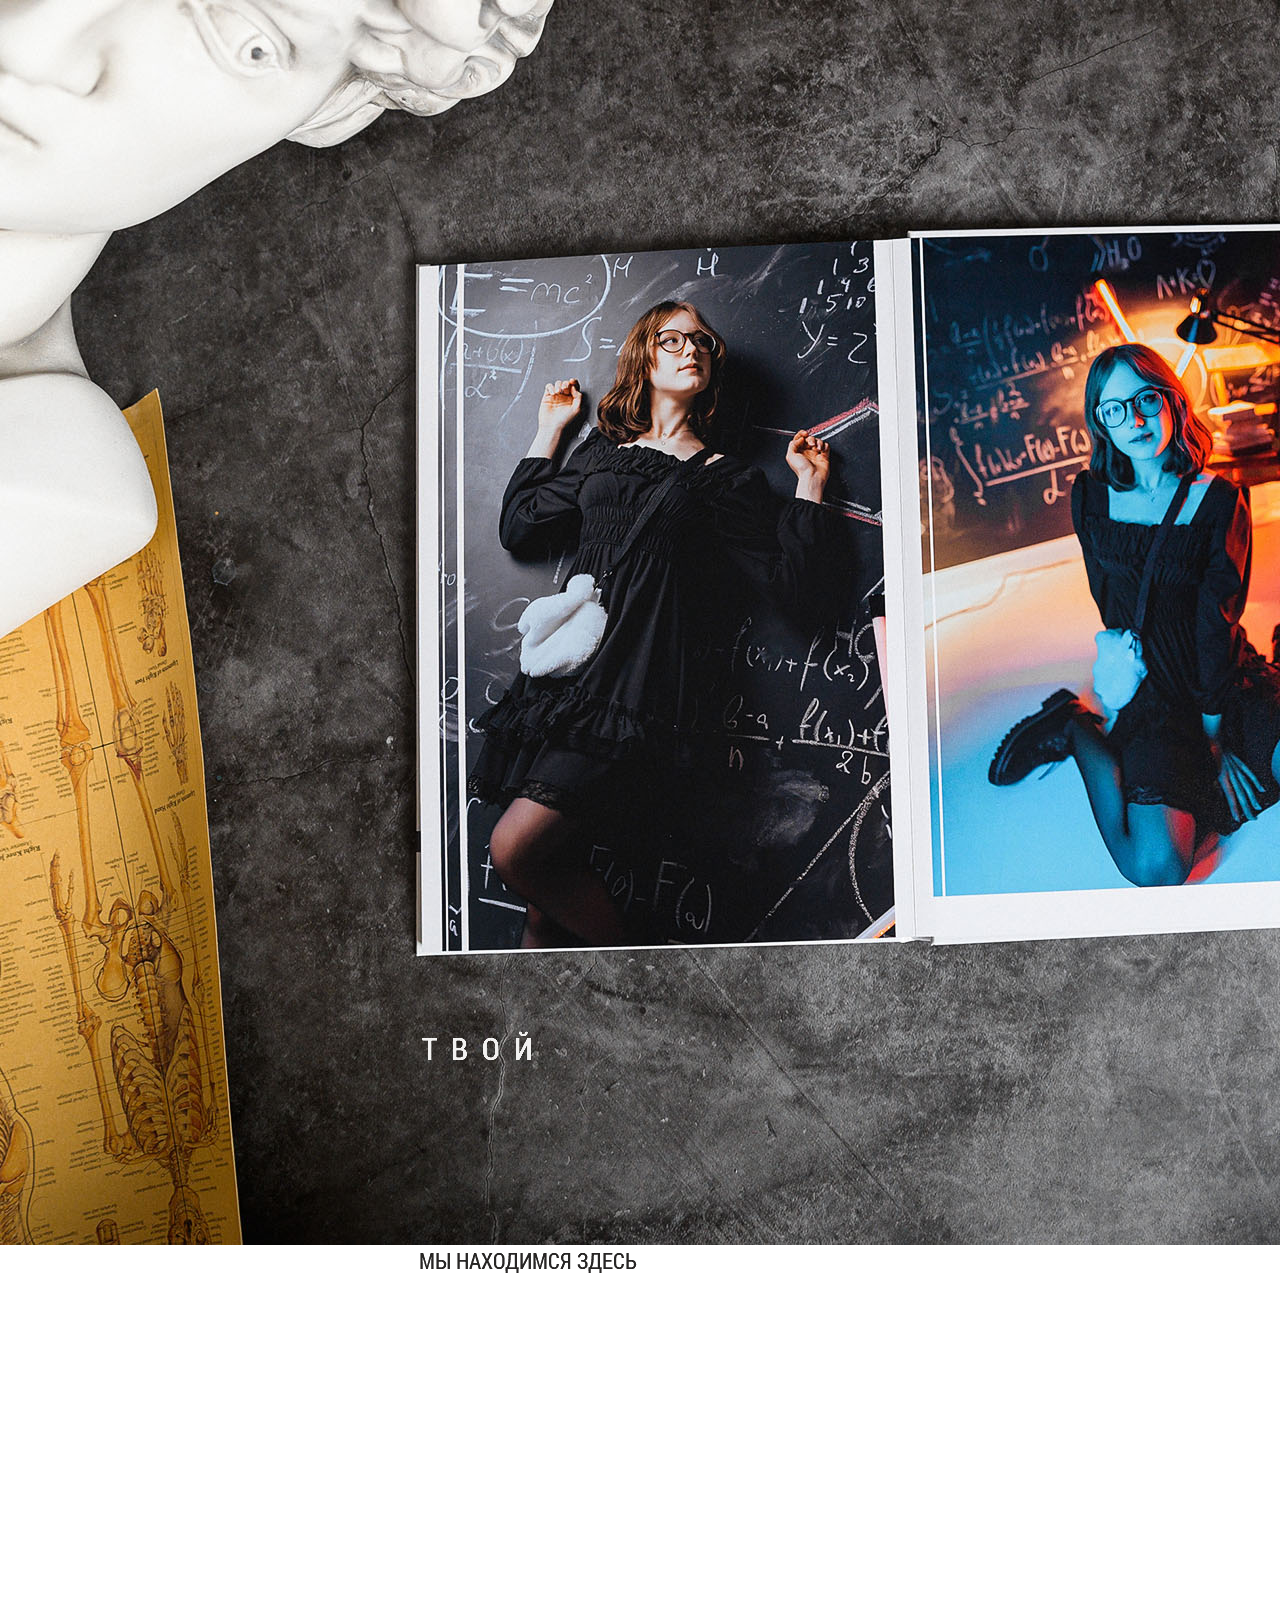
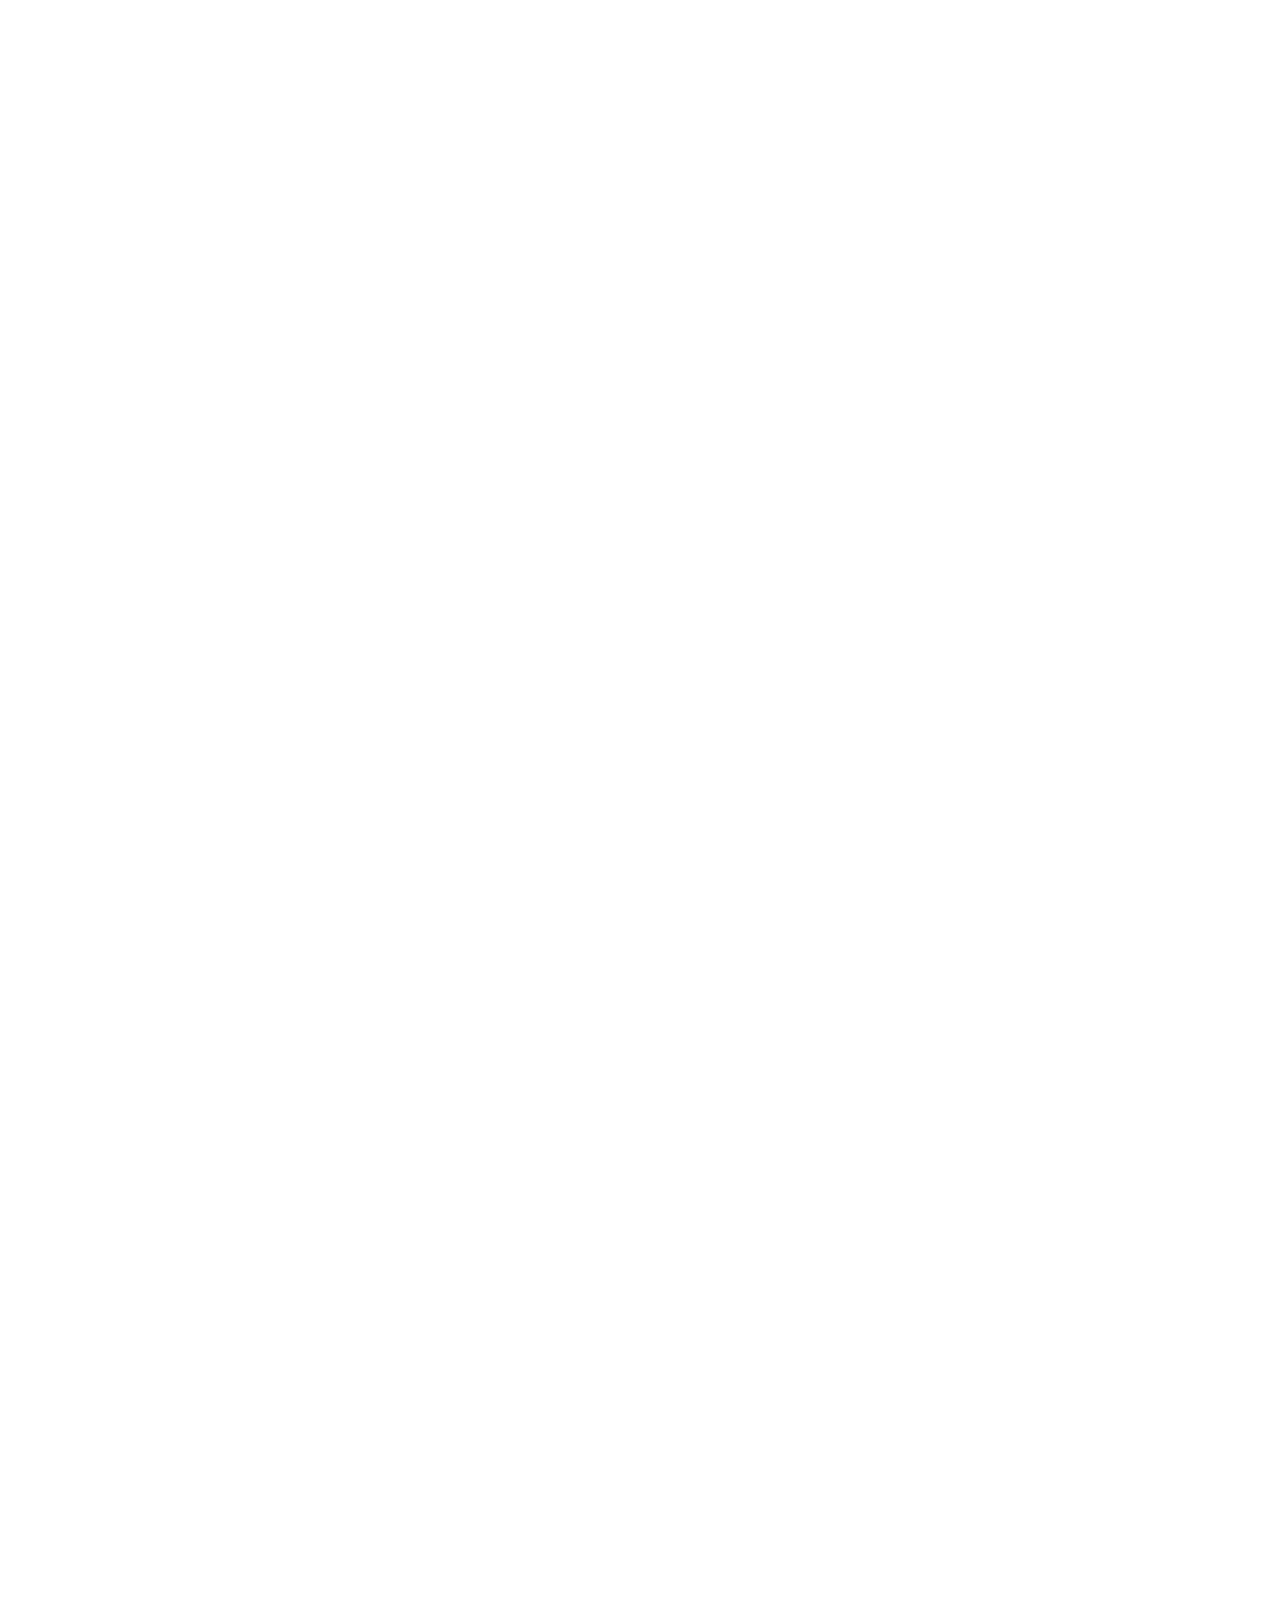
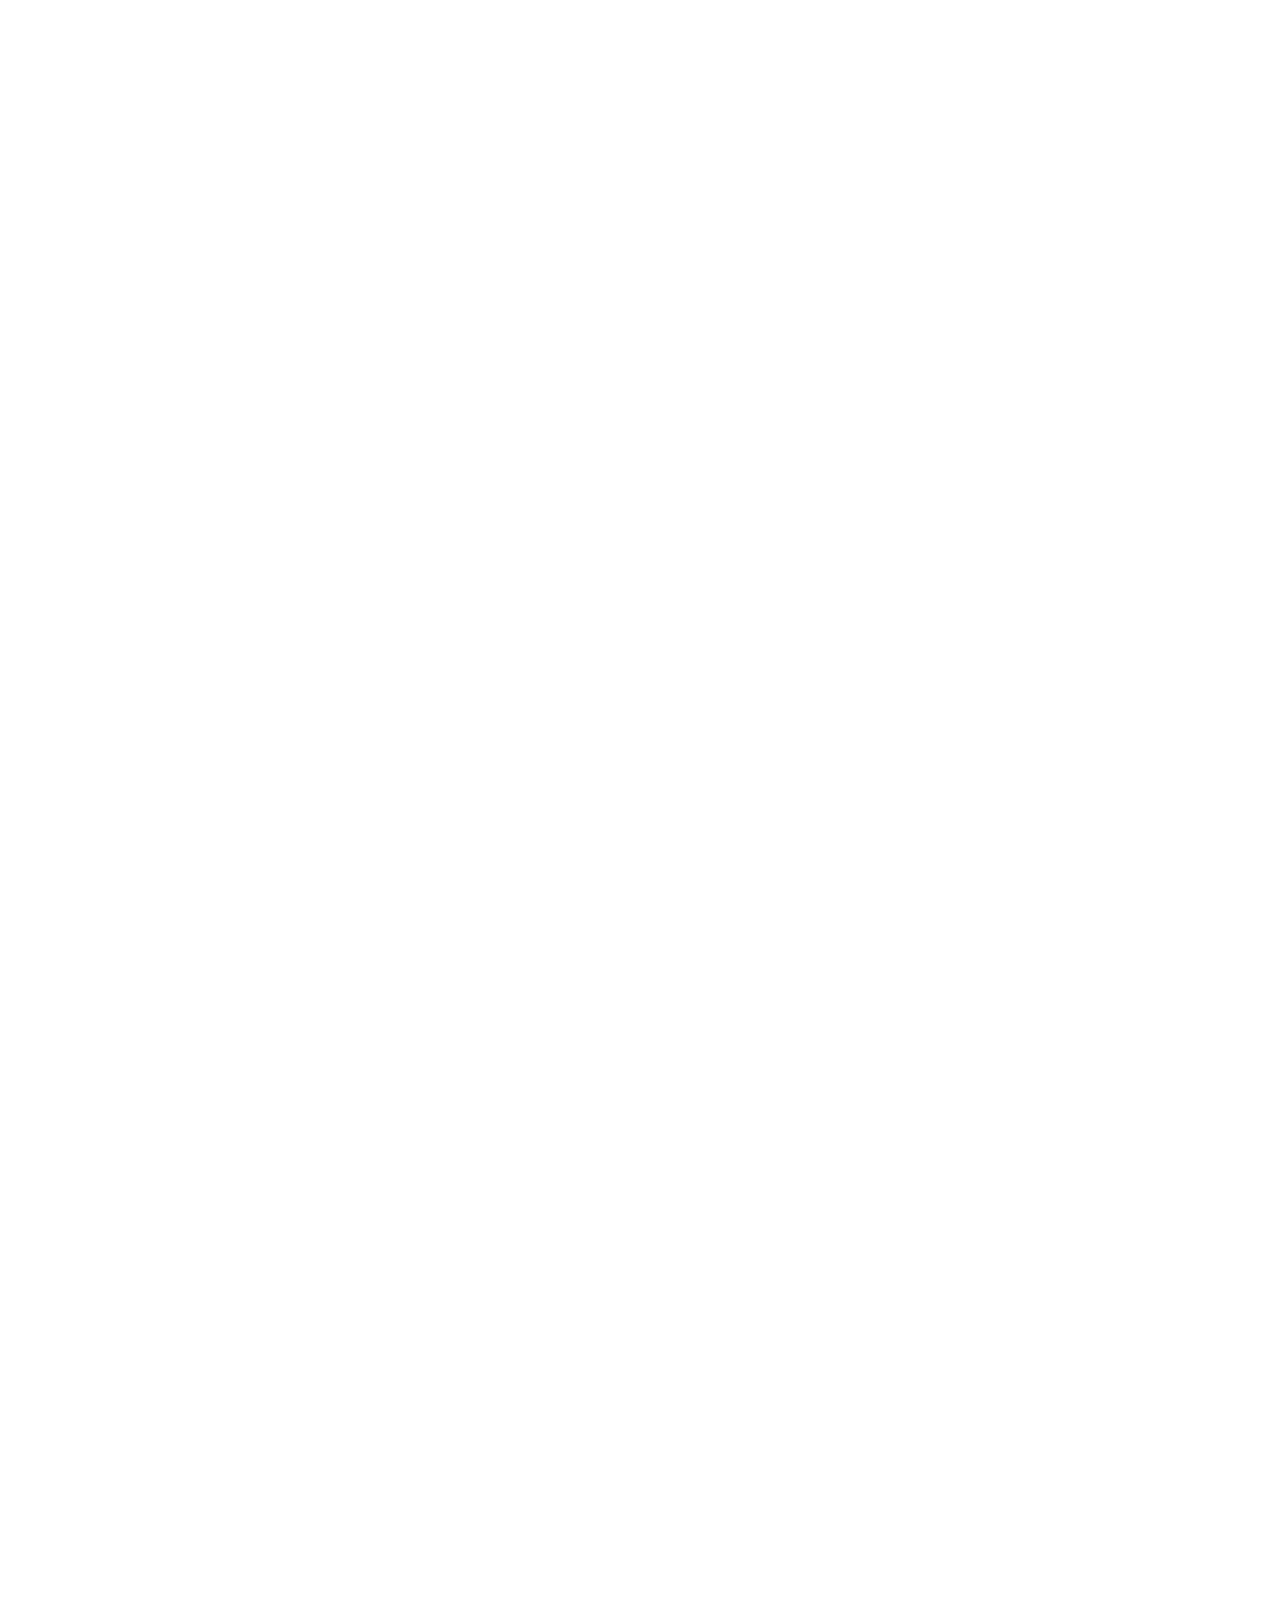
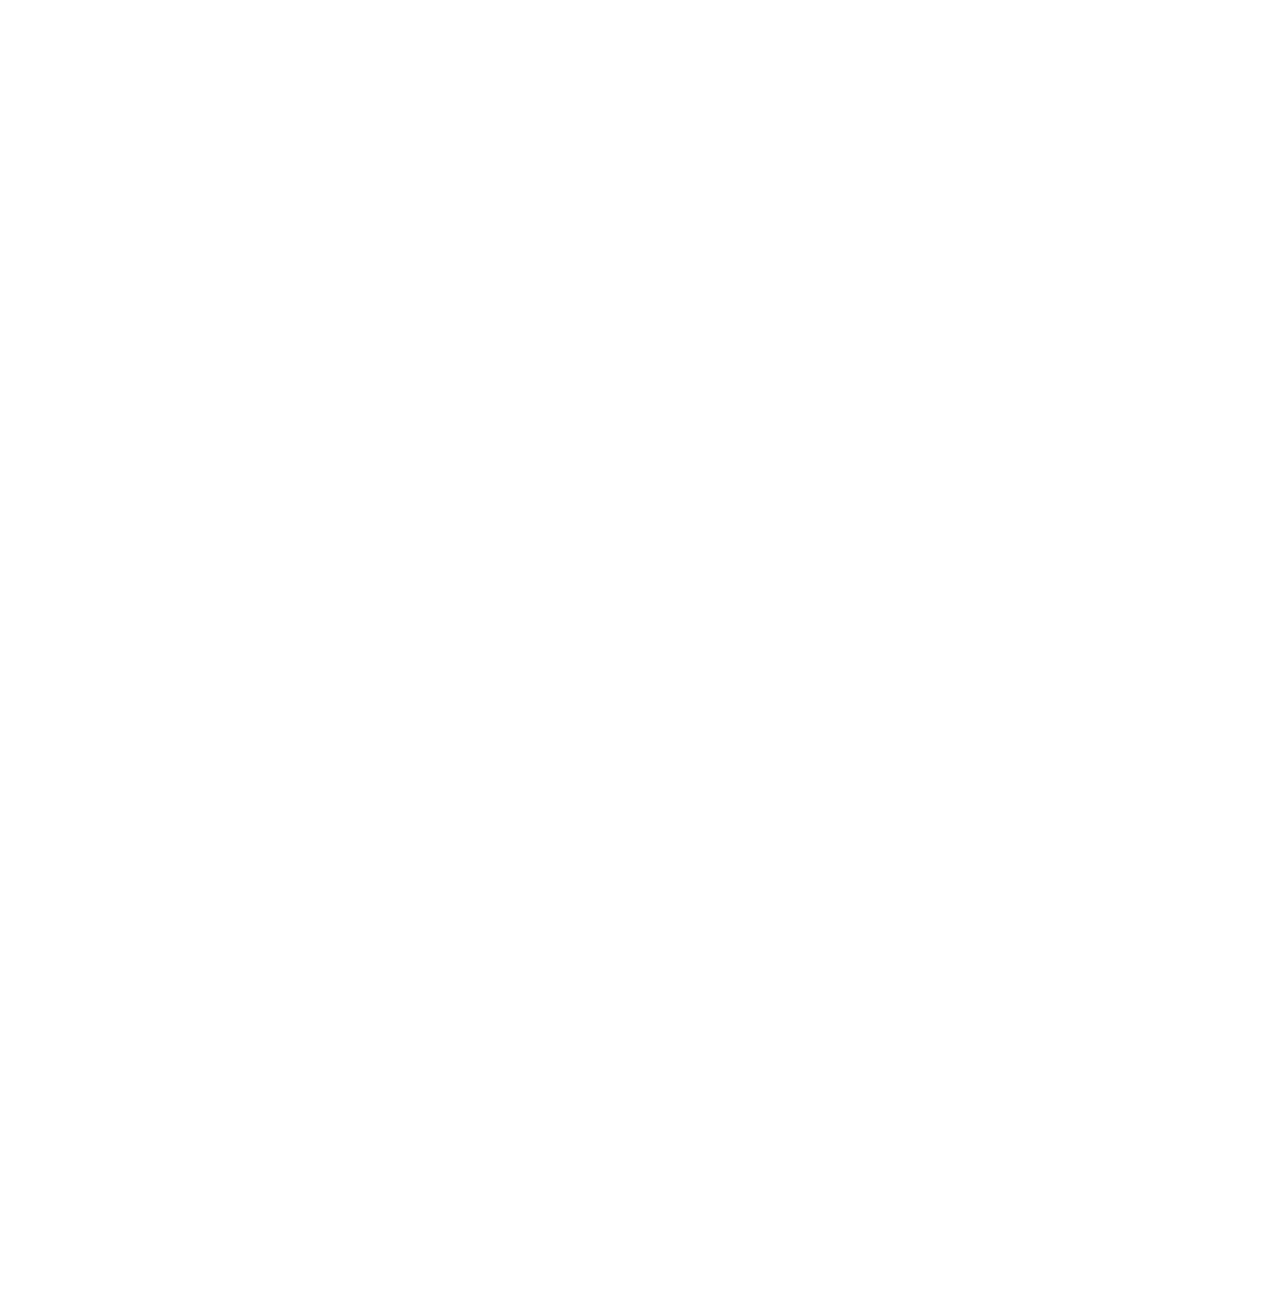
<file: index — копия.html>
<!DOCTYPE html>
<html class="nojs html" lang="ru-RU">
 <head>

  <meta http-equiv="Content-type" content="text/html;charset=UTF-8"/>
  <meta name="generator" content="2018.1.1.386"/>
  
  <script type="text/javascript">
   // Update the 'nojs'/'js' class on the html node
document.documentElement.className = document.documentElement.className.replace(/\bnojs\b/g, 'js');

// Check that all required assets are uploaded and up-to-date
if(typeof Muse == "undefined") window.Muse = {}; window.Muse.assets = {"required":["museutils.js", "museconfig.js", "require.js", "index.css"], "outOfDate":[]};
</script>
  
  <title>Домашняя</title>
  <!-- CSS -->
  <link rel="stylesheet" type="text/css" href="css/site_global.css?crc=444006867"/>
  <link rel="stylesheet" type="text/css" href="css/index.css?crc=195385674" id="pagesheet"/>
    <!--HTML Widget code-->
  
<style>
/* Created by Joseph Angelo Todaro of MuseResources.com. Reuse of this code is traceable and strictly prohibited. */
.u978{-webkit-animation-duration:2s;animation-duration:2s;-webkit-animation-fill-mode:both;animation-fill-mode:both;-ms-transform-origin:50% 50%;-webkit-transform-origin:50% 50%;transform-origin:50% 50%}@-webkit-keyframes movebounceIn{from,20%,40%,60%,80%,to{-webkit-animation-timing-function:cubic-bezier(0.215,0.610,0.355,1.000);animation-timing-function:cubic-bezier(0.215,0.610,0.355,1.000)}0%{opacity:0;-webkit-transform:scale3d(.3,.3,.3);transform:scale3d(.3,.3,.3)}20%{-webkit-transform:scale3d(1.1,1.1,1.1);transform:scale3d(1.1,1.1,1.1)}40%{-webkit-transform:scale3d(.9,.9,.9);transform:scale3d(.9,.9,.9)}60%{opacity:1;-webkit-transform:scale3d(1.03,1.03,1.03);transform:scale3d(1.03,1.03,1.03)}80%{-webkit-transform:scale3d(.97,.97,.97);transform:scale3d(.97,.97,.97)}to{opacity:1;-webkit-transform:scale3d(1,1,1);transform:scale3d(1,1,1)}}@keyframes movebounceIn{from,20%,40%,60%,80%,to{-webkit-animation-timing-function:cubic-bezier(0.215,0.610,0.355,1.000);animation-timing-function:cubic-bezier(0.215,0.610,0.355,1.000)}0%{opacity:0;-webkit-transform:scale3d(.3,.3,.3);transform:scale3d(.3,.3,.3)}20%{-webkit-transform:scale3d(1.1,1.1,1.1);transform:scale3d(1.1,1.1,1.1)}40%{-webkit-transform:scale3d(.9,.9,.9);transform:scale3d(.9,.9,.9)}60%{opacity:1;-webkit-transform:scale3d(1.03,1.03,1.03);transform:scale3d(1.03,1.03,1.03)}80%{-webkit-transform:scale3d(.97,.97,.97);transform:scale3d(.97,.97,.97)}to{opacity:1;-webkit-transform:scale3d(1,1,1);transform:scale3d(1,1,1)}}.u978.movebounceIn{-webkit-animation-name:movebounceIn;animation-name:movebounceIn}@-webkit-keyframes movebounceInDown{from,60%,75%,90%,to{-webkit-animation-timing-function:cubic-bezier(0.215,0.610,0.355,1.000);animation-timing-function:cubic-bezier(0.215,0.610,0.355,1.000)}0%{opacity:0;-webkit-transform:translate3d(0,-3000px,0);transform:translate3d(0,-3000px,0)}60%{opacity:1;-webkit-transform:translate3d(0,25px,0);transform:translate3d(0,25px,0)}75%{-webkit-transform:translate3d(0,-10px,0);transform:translate3d(0,-10px,0)}90%{-webkit-transform:translate3d(0,5px,0);transform:translate3d(0,5px,0)}to{-webkit-transform:none;transform:none}}@keyframes movebounceInDown{from,60%,75%,90%,to{-webkit-animation-timing-function:cubic-bezier(0.215,0.610,0.355,1.000);animation-timing-function:cubic-bezier(0.215,0.610,0.355,1.000)}0%{opacity:0;-webkit-transform:translate3d(0,-3000px,0);transform:translate3d(0,-3000px,0)}60%{opacity:1;-webkit-transform:translate3d(0,25px,0);transform:translate3d(0,25px,0)}75%{-webkit-transform:translate3d(0,-10px,0);transform:translate3d(0,-10px,0)}90%{-webkit-transform:translate3d(0,5px,0);transform:translate3d(0,5px,0)}to{-webkit-transform:none;transform:none}}.u978.movebounceInDown{-webkit-animation-name:movebounceInDown;animation-name:movebounceInDown}@-webkit-keyframes movebounceInLeft{from,60%,75%,90%,to{-webkit-animation-timing-function:cubic-bezier(0.215,0.610,0.355,1.000);animation-timing-function:cubic-bezier(0.215,0.610,0.355,1.000)}0%{opacity:0;-webkit-transform:translate3d(-3000px,0,0);transform:translate3d(-3000px,0,0)}60%{opacity:1;-webkit-transform:translate3d(25px,0,0);transform:translate3d(25px,0,0)}75%{-webkit-transform:translate3d(-10px,0,0);transform:translate3d(-10px,0,0)}90%{-webkit-transform:translate3d(5px,0,0);transform:translate3d(5px,0,0)}to{-webkit-transform:none;transform:none}}@keyframes movebounceInLeft{from,60%,75%,90%,to{-webkit-animation-timing-function:cubic-bezier(0.215,0.610,0.355,1.000);animation-timing-function:cubic-bezier(0.215,0.610,0.355,1.000)}0%{opacity:0;-webkit-transform:translate3d(-3000px,0,0);transform:translate3d(-3000px,0,0)}60%{opacity:1;-webkit-transform:translate3d(25px,0,0);transform:translate3d(25px,0,0)}75%{-webkit-transform:translate3d(-10px,0,0);transform:translate3d(-10px,0,0)}90%{-webkit-transform:translate3d(5px,0,0);transform:translate3d(5px,0,0)}to{-webkit-transform:none;transform:none}}.u978.movebounceInLeft{-webkit-animation-name:movebounceInLeft;animation-name:movebounceInLeft}@-webkit-keyframes movebounceInRight{from,60%,75%,90%,to{-webkit-animation-timing-function:cubic-bezier(0.215,0.610,0.355,1.000);animation-timing-function:cubic-bezier(0.215,0.610,0.355,1.000)}from{opacity:0;-webkit-transform:translate3d(3000px,0,0);transform:translate3d(3000px,0,0)}60%{opacity:1;-webkit-transform:translate3d(-25px,0,0);transform:translate3d(-25px,0,0)}75%{-webkit-transform:translate3d(10px,0,0);transform:translate3d(10px,0,0)}90%{-webkit-transform:translate3d(-5px,0,0);transform:translate3d(-5px,0,0)}to{-webkit-transform:none;transform:none}}@keyframes movebounceInRight{from,60%,75%,90%,to{-webkit-animation-timing-function:cubic-bezier(0.215,0.610,0.355,1.000);animation-timing-function:cubic-bezier(0.215,0.610,0.355,1.000)}from{opacity:0;-webkit-transform:translate3d(3000px,0,0);transform:translate3d(3000px,0,0)}60%{opacity:1;-webkit-transform:translate3d(-25px,0,0);transform:translate3d(-25px,0,0)}75%{-webkit-transform:translate3d(10px,0,0);transform:translate3d(10px,0,0)}90%{-webkit-transform:translate3d(-5px,0,0);transform:translate3d(-5px,0,0)}to{-webkit-transform:none;transform:none}}.u978.movebounceInRight{-webkit-animation-name:movebounceInRight;animation-name:movebounceInRight}@-webkit-keyframes movebounceInUp{from,60%,75%,90%,to{-webkit-animation-timing-function:cubic-bezier(0.215,0.610,0.355,1.000);animation-timing-function:cubic-bezier(0.215,0.610,0.355,1.000)}from{opacity:0;-webkit-transform:translate3d(0,3000px,0);transform:translate3d(0,3000px,0)}60%{opacity:1;-webkit-transform:translate3d(0,-20px,0);transform:translate3d(0,-20px,0)}75%{-webkit-transform:translate3d(0,10px,0);transform:translate3d(0,10px,0)}90%{-webkit-transform:translate3d(0,-5px,0);transform:translate3d(0,-5px,0)}to{-webkit-transform:translate3d(0,0,0);transform:translate3d(0,0,0)}}@keyframes movebounceInUp{from,60%,75%,90%,to{-webkit-animation-timing-function:cubic-bezier(0.215,0.610,0.355,1.000);animation-timing-function:cubic-bezier(0.215,0.610,0.355,1.000)}from{opacity:0;-webkit-transform:translate3d(0,3000px,0);transform:translate3d(0,3000px,0)}60%{opacity:1;-webkit-transform:translate3d(0,-20px,0);transform:translate3d(0,-20px,0)}75%{-webkit-transform:translate3d(0,10px,0);transform:translate3d(0,10px,0)}90%{-webkit-transform:translate3d(0,-5px,0);transform:translate3d(0,-5px,0)}to{-webkit-transform:translate3d(0,0,0);transform:translate3d(0,0,0)}}.u978.movebounceInUp{-webkit-animation-name:movebounceInUp;animation-name:movebounceInUp}@-webkit-keyframes movefadeIn{from{opacity:0}to{opacity:1}}@keyframes movefadeIn{from{opacity:0}to{opacity:1}}.u978.movefadeIn{-webkit-animation-name:movefadeIn;animation-name:movefadeIn}@-webkit-keyframes movefadeInDown{from{opacity:0;-webkit-transform:translate3d(0,-100%,0);transform:translate3d(0,-100%,0)}to{opacity:1;-webkit-transform:none;transform:none}}@keyframes movefadeInDown{from{opacity:0;-webkit-transform:translate3d(0,-100px,0);transform:translate3d(0,-100px,0)}to{opacity:1;-webkit-transform:none;transform:none}}.u978.movefadeInDown{-webkit-animation-name:movefadeInDown;animation-name:movefadeInDown}@-webkit-keyframes movefadeInDownRelative{from{opacity:0;-webkit-transform:translate3d(0,-100%,0);transform:translate3d(0,-100%,0)}to{opacity:1;-webkit-transform:none;transform:none}}@keyframes movefadeInDownRelative{from{opacity:0;-webkit-transform:translate3d(0,-100%,0);transform:translate3d(0,-100%,0)}to{opacity:1;-webkit-transform:none;transform:none}}.u978.movefadeInDownRelative{-webkit-animation-name:movefadeInDownRelative;animation-name:movefadeInDownRelative}@-webkit-keyframes movefadeInLeft{from{opacity:0;-webkit-transform:translate3d(-100px,0,0);transform:translate3d(-100px,0,0)}to{opacity:1;-webkit-transform:none;transform:none}}@keyframes movefadeInLeft{from{opacity:0;-webkit-transform:translate3d(-100px,0,0);transform:translate3d(-100px,0,0)}to{opacity:1;-webkit-transform:none;transform:none}}.u978.movefadeInLeft{-webkit-animation-name:movefadeInLeft;animation-name:movefadeInLeft}@-webkit-keyframes movefadeInLeftRelative{from{opacity:0;-webkit-transform:translate3d(-100%,0,0);transform:translate3d(-100%,0,0)}to{opacity:1;-webkit-transform:none;transform:none}}@keyframes movefadeInLeftRelative{from{opacity:0;-webkit-transform:translate3d(-100%,0,0);transform:translate3d(-100%,0,0)}to{opacity:1;-webkit-transform:none;transform:none}}.u978.movefadeInLeftRelative{-webkit-animation-name:movefadeInLeftRelative;animation-name:movefadeInLeftRelative}@-webkit-keyframes movefadeInRight{from{opacity:0;-webkit-transform:translate3d(100px,0,0);transform:translate3d(100px,0,0)}to{opacity:1;-webkit-transform:none;transform:none}}@keyframes movefadeInRight{from{opacity:0;-webkit-transform:translate3d(100px,0,0);transform:translate3d(100px,0,0)}to{opacity:1;-webkit-transform:none;transform:none}}.u978.movefadeInRight{-webkit-animation-name:movefadeInRight;animation-name:movefadeInRight}@-webkit-keyframes movefadeInRightRelative{from{opacity:0;-webkit-transform:translate3d(100%,0,0);transform:translate3d(100%,0,0)}to{opacity:1;-webkit-transform:none;transform:none}}@keyframes movefadeInRightRelative{from{opacity:0;-webkit-transform:translate3d(100%,0,0);transform:translate3d(100%,0,0)}to{opacity:1;-webkit-transform:none;transform:none}}.u978.movefadeInRightRelative{-webkit-animation-name:movefadeInRightRelative;animation-name:movefadeInRightRelative}@-webkit-keyframes movefadeInUp{from{opacity:0;-webkit-transform:translate3d(0,100px,0);transform:translate3d(0,100px,0)}to{opacity:1;-webkit-transform:none;transform:none}}@keyframes movefadeInUp{from{opacity:0;-webkit-transform:translate3d(0,100px,0);transform:translate3d(0,100px,0)}to{opacity:1;-webkit-transform:none;transform:none}}.u978.movefadeInUp{-webkit-animation-name:movefadeInUp;animation-name:movefadeInUp}@-webkit-keyframes movefadeInUpRelative{from{opacity:0;-webkit-transform:translate3d(0,100%,0);transform:translate3d(0,100%,0)}to{opacity:1;-webkit-transform:none;transform:none}}@keyframes movefadeInUpRelative{from{opacity:0;-webkit-transform:translate3d(0,100%,0);transform:translate3d(0,100%,0)}to{opacity:1;-webkit-transform:none;transform:none}}.u978.movefadeInUpRelative{-webkit-animation-name:movefadeInUpRelative;animation-name:movefadeInUpRelative}@-webkit-keyframes moveflipInX{from{-webkit-transform:perspective(400px) rotate3d(1,0,0,90deg);transform:perspective(400px) rotate3d(1,0,0,90deg);-webkit-animation-timing-function:ease-in;animation-timing-function:ease-in;opacity:0}40%{-webkit-transform:perspective(400px) rotate3d(1,0,0,-20deg);transform:perspective(400px) rotate3d(1,0,0,-20deg);-webkit-animation-timing-function:ease-in;animation-timing-function:ease-in}60%{-webkit-transform:perspective(400px) rotate3d(1,0,0,10deg);transform:perspective(400px) rotate3d(1,0,0,10deg);opacity:1}80%{-webkit-transform:perspective(400px) rotate3d(1,0,0,-5deg);transform:perspective(400px) rotate3d(1,0,0,-5deg)}to{-webkit-transform:perspective(400px);transform:perspective(400px)}}@keyframes moveflipInX{from{-webkit-transform:perspective(400px) rotate3d(1,0,0,90deg);transform:perspective(400px) rotate3d(1,0,0,90deg);-webkit-animation-timing-function:ease-in;animation-timing-function:ease-in;opacity:0}40%{-webkit-transform:perspective(400px) rotate3d(1,0,0,-20deg);transform:perspective(400px) rotate3d(1,0,0,-20deg);-webkit-animation-timing-function:ease-in;animation-timing-function:ease-in}60%{-webkit-transform:perspective(400px) rotate3d(1,0,0,10deg);transform:perspective(400px) rotate3d(1,0,0,10deg);opacity:1}80%{-webkit-transform:perspective(400px) rotate3d(1,0,0,-5deg);transform:perspective(400px) rotate3d(1,0,0,-5deg)}to{-webkit-transform:perspective(400px);transform:perspective(400px)}}.u978.moveflipInX{-webkit-backface-visibility:visible!important;backface-visibility:visible!important;-webkit-animation-name:moveflipInX;animation-name:moveflipInX}@-webkit-keyframes moveflipInY{from{-webkit-transform:perspective(400px) rotate3d(0,1,0,90deg);transform:perspective(400px) rotate3d(0,1,0,90deg);-webkit-animation-timing-function:ease-in;animation-timing-function:ease-in;opacity:0}40%{-webkit-transform:perspective(400px) rotate3d(0,1,0,-20deg);transform:perspective(400px) rotate3d(0,1,0,-20deg);-webkit-animation-timing-function:ease-in;animation-timing-function:ease-in}60%{-webkit-transform:perspective(400px) rotate3d(0,1,0,10deg);transform:perspective(400px) rotate3d(0,1,0,10deg);opacity:1}80%{-webkit-transform:perspective(400px) rotate3d(0,1,0,-5deg);transform:perspective(400px) rotate3d(0,1,0,-5deg)}to{-webkit-transform:perspective(400px);transform:perspective(400px)}}@keyframes moveflipInY{from{-webkit-transform:perspective(400px) rotate3d(0,1,0,90deg);transform:perspective(400px) rotate3d(0,1,0,90deg);-webkit-animation-timing-function:ease-in;animation-timing-function:ease-in;opacity:0}40%{-webkit-transform:perspective(400px) rotate3d(0,1,0,-20deg);transform:perspective(400px) rotate3d(0,1,0,-20deg);-webkit-animation-timing-function:ease-in;animation-timing-function:ease-in}60%{-webkit-transform:perspective(400px) rotate3d(0,1,0,10deg);transform:perspective(400px) rotate3d(0,1,0,10deg);opacity:1}80%{-webkit-transform:perspective(400px) rotate3d(0,1,0,-5deg);transform:perspective(400px) rotate3d(0,1,0,-5deg)}to{-webkit-transform:perspective(400px);transform:perspective(400px)}}.u978.moveflipInY{-webkit-backface-visibility:visible!important;backface-visibility:visible!important;-webkit-animation-name:moveflipInY;animation-name:moveflipInY}@-webkit-keyframes movelightSpeedIn{from{-webkit-transform:translate3d(100%,0,0) skewX(-30deg);transform:translate3d(100%,0,0) skewX(-30deg);opacity:0}60%{-webkit-transform:skewX(20deg);transform:skewX(20deg);opacity:1}80%{-webkit-transform:skewX(-5deg);transform:skewX(-5deg);opacity:1}to{-webkit-transform:none;transform:none;opacity:1}}@keyframes movelightSpeedIn{from{-webkit-transform:translate3d(100%,0,0) skewX(-30deg);transform:translate3d(100%,0,0) skewX(-30deg);opacity:0}60%{-webkit-transform:skewX(20deg);transform:skewX(20deg);opacity:1}80%{-webkit-transform:skewX(-5deg);transform:skewX(-5deg);opacity:1}to{-webkit-transform:none;transform:none;opacity:1}}.u978.movelightSpeedIn{-webkit-animation-name:movelightSpeedIn;animation-name:movelightSpeedIn;-webkit-animation-timing-function:ease-out;animation-timing-function:ease-out}@-webkit-keyframes moverotateIn{from{-webkit-transform-origin:center;transform-origin:center;-webkit-transform:rotate3d(0,0,1,-200deg);transform:rotate3d(0,0,1,-200deg);opacity:0}to{-webkit-transform-origin:center;transform-origin:center;-webkit-transform:none;transform:none;opacity:1}}@keyframes moverotateIn{from{-webkit-transform-origin:center;transform-origin:center;-webkit-transform:rotate3d(0,0,1,-200deg);transform:rotate3d(0,0,1,-200deg);opacity:0}to{-webkit-transform-origin:center;transform-origin:center;-webkit-transform:none;transform:none;opacity:1}}.u978.moverotateIn{-webkit-animation-name:moverotateIn;animation-name:moverotateIn}@-webkit-keyframes moverotateInDownLeft{from{-webkit-transform-origin:left bottom;transform-origin:left bottom;-webkit-transform:rotate3d(0,0,1,-45deg);transform:rotate3d(0,0,1,-45deg);opacity:0}to{-webkit-transform-origin:left bottom;transform-origin:left bottom;-webkit-transform:none;transform:none;opacity:1}}@keyframes moverotateInDownLeft{from{-webkit-transform-origin:left bottom;transform-origin:left bottom;-webkit-transform:rotate3d(0,0,1,-45deg);transform:rotate3d(0,0,1,-45deg);opacity:0}to{-webkit-transform-origin:left bottom;transform-origin:left bottom;-webkit-transform:none;transform:none;opacity:1}}.u978.moverotateInDownLeft{-webkit-animation-name:moverotateInDownLeft;animation-name:moverotateInDownLeft}@-webkit-keyframes moverotateInDownRight{from{-webkit-transform-origin:right bottom;transform-origin:right bottom;-webkit-transform:rotate3d(0,0,1,45deg);transform:rotate3d(0,0,1,45deg);opacity:0}to{-webkit-transform-origin:right bottom;transform-origin:right bottom;-webkit-transform:none;transform:none;opacity:1}}@keyframes moverotateInDownRight{from{-webkit-transform-origin:right bottom;transform-origin:right bottom;-webkit-transform:rotate3d(0,0,1,45deg);transform:rotate3d(0,0,1,45deg);opacity:0}to{-webkit-transform-origin:right bottom;transform-origin:right bottom;-webkit-transform:none;transform:none;opacity:1}}.u978.moverotateInDownRight{-webkit-animation-name:moverotateInDownRight;animation-name:moverotateInDownRight}@-webkit-keyframes moverotateInUpLeft{from{-webkit-transform-origin:left bottom;transform-origin:left bottom;-webkit-transform:rotate3d(0,0,1,45deg);transform:rotate3d(0,0,1,45deg);opacity:0}to{-webkit-transform-origin:left bottom;transform-origin:left bottom;-webkit-transform:none;transform:none;opacity:1}}@keyframes moverotateInUpLeft{from{-webkit-transform-origin:left bottom;transform-origin:left bottom;-webkit-transform:rotate3d(0,0,1,45deg);transform:rotate3d(0,0,1,45deg);opacity:0}to{-webkit-transform-origin:left bottom;transform-origin:left bottom;-webkit-transform:none;transform:none;opacity:1}}.u978.moverotateInUpLeft{-webkit-animation-name:moverotateInUpLeft;animation-name:moverotateInUpLeft}@-webkit-keyframes moverotateInUpRight{from{-webkit-transform-origin:right bottom;transform-origin:right bottom;-webkit-transform:rotate3d(0,0,1,-90deg);transform:rotate3d(0,0,1,-90deg);opacity:0}to{-webkit-transform-origin:right bottom;transform-origin:right bottom;-webkit-transform:none;transform:none;opacity:1}}@keyframes moverotateInUpRight{from{-webkit-transform-origin:right bottom;transform-origin:right bottom;-webkit-transform:rotate3d(0,0,1,-90deg);transform:rotate3d(0,0,1,-90deg);opacity:0}to{-webkit-transform-origin:right bottom;transform-origin:right bottom;-webkit-transform:none;transform:none;opacity:1}}.u978.moverotateInUpRight{-webkit-animation-name:moverotateInUpRight;animation-name:moverotateInUpRight}@-webkit-keyframes movezoomIn{from{opacity:0;-webkit-transform:scale3d(.3,.3,.3);transform:scale3d(.3,.3,.3)}50%{opacity:1}}@keyframes movezoomIn{from{opacity:0;-webkit-transform:scale3d(.3,.3,.3);transform:scale3d(.3,.3,.3)}50%{opacity:1}}.u978.movezoomIn{-webkit-animation-name:movezoomIn;animation-name:movezoomIn}@-webkit-keyframes movezoomInDown{from{opacity:0;-webkit-transform:scale3d(.1,.1,.1) translate3d(0,-1000px,0);transform:scale3d(.1,.1,.1) translate3d(0,-1000px,0);-webkit-animation-timing-function:cubic-bezier(0.550,0.055,0.675,0.190);animation-timing-function:cubic-bezier(0.550,0.055,0.675,0.190)}60%{opacity:1;-webkit-transform:scale3d(.475,.475,.475) translate3d(0,60px,0);transform:scale3d(.475,.475,.475) translate3d(0,60px,0);-webkit-animation-timing-function:cubic-bezier(0.175,0.885,0.320,1);animation-timing-function:cubic-bezier(0.175,0.885,0.320,1)}}@keyframes movezoomInDown{from{opacity:0;-webkit-transform:scale3d(.1,.1,.1) translate3d(0,-1000px,0);transform:scale3d(.1,.1,.1) translate3d(0,-1000px,0);-webkit-animation-timing-function:cubic-bezier(0.550,0.055,0.675,0.190);animation-timing-function:cubic-bezier(0.550,0.055,0.675,0.190)}60%{opacity:1;-webkit-transform:scale3d(.475,.475,.475) translate3d(0,60px,0);transform:scale3d(.475,.475,.475) translate3d(0,60px,0);-webkit-animation-timing-function:cubic-bezier(0.175,0.885,0.320,1);animation-timing-function:cubic-bezier(0.175,0.885,0.320,1)}}.u978.movezoomInDown{-webkit-animation-name:movezoomInDown;animation-name:movezoomInDown}@-webkit-keyframes movezoomInLeft{from{opacity:0;-webkit-transform:scale3d(.1,.1,.1) translate3d(-1000px,0,0);transform:scale3d(.1,.1,.1) translate3d(-1000px,0,0);-webkit-animation-timing-function:cubic-bezier(0.550,0.055,0.675,0.190);animation-timing-function:cubic-bezier(0.550,0.055,0.675,0.190)}60%{opacity:1;-webkit-transform:scale3d(.475,.475,.475) translate3d(10px,0,0);transform:scale3d(.475,.475,.475) translate3d(10px,0,0);-webkit-animation-timing-function:cubic-bezier(0.175,0.885,0.320,1);animation-timing-function:cubic-bezier(0.175,0.885,0.320,1)}}@keyframes movezoomInLeft{from{opacity:0;-webkit-transform:scale3d(.1,.1,.1) translate3d(-1000px,0,0);transform:scale3d(.1,.1,.1) translate3d(-1000px,0,0);-webkit-animation-timing-function:cubic-bezier(0.550,0.055,0.675,0.190);animation-timing-function:cubic-bezier(0.550,0.055,0.675,0.190)}60%{opacity:1;-webkit-transform:scale3d(.475,.475,.475) translate3d(10px,0,0);transform:scale3d(.475,.475,.475) translate3d(10px,0,0);-webkit-animation-timing-function:cubic-bezier(0.175,0.885,0.320,1);animation-timing-function:cubic-bezier(0.175,0.885,0.320,1)}}.u978.movezoomInLeft{-webkit-animation-name:movezoomInLeft;animation-name:movezoomInLeft}@-webkit-keyframes movezoomInRight{from{opacity:0;-webkit-transform:scale3d(.1,.1,.1) translate3d(1000px,0,0);transform:scale3d(.1,.1,.1) translate3d(1000px,0,0);-webkit-animation-timing-function:cubic-bezier(0.550,0.055,0.675,0.190);animation-timing-function:cubic-bezier(0.550,0.055,0.675,0.190)}60%{opacity:1;-webkit-transform:scale3d(.475,.475,.475) translate3d(-10px,0,0);transform:scale3d(.475,.475,.475) translate3d(-10px,0,0);-webkit-animation-timing-function:cubic-bezier(0.175,0.885,0.320,1);animation-timing-function:cubic-bezier(0.175,0.885,0.320,1)}}@keyframes movezoomInRight{from{opacity:0;-webkit-transform:scale3d(.1,.1,.1) translate3d(1000px,0,0);transform:scale3d(.1,.1,.1) translate3d(1000px,0,0);-webkit-animation-timing-function:cubic-bezier(0.550,0.055,0.675,0.190);animation-timing-function:cubic-bezier(0.550,0.055,0.675,0.190)}60%{opacity:1;-webkit-transform:scale3d(.475,.475,.475) translate3d(-10px,0,0);transform:scale3d(.475,.475,.475) translate3d(-10px,0,0);-webkit-animation-timing-function:cubic-bezier(0.175,0.885,0.320,1);animation-timing-function:cubic-bezier(0.175,0.885,0.320,1)}}.u978.movezoomInRight{-webkit-animation-name:movezoomInRight;animation-name:movezoomInRight}@-webkit-keyframes movezoomInUp{from{opacity:0;-webkit-transform:scale3d(.1,.1,.1) translate3d(0,1000px,0);transform:scale3d(.1,.1,.1) translate3d(0,1000px,0);-webkit-animation-timing-function:cubic-bezier(0.550,0.055,0.675,0.190);animation-timing-function:cubic-bezier(0.550,0.055,0.675,0.190)}60%{opacity:1;-webkit-transform:scale3d(.475,.475,.475) translate3d(0,-60px,0);transform:scale3d(.475,.475,.475) translate3d(0,-60px,0);-webkit-animation-timing-function:cubic-bezier(0.175,0.885,0.320,1);animation-timing-function:cubic-bezier(0.175,0.885,0.320,1)}}@keyframes movezoomInUp{from{opacity:0;-webkit-transform:scale3d(.1,.1,.1) translate3d(0,1000px,0);transform:scale3d(.1,.1,.1) translate3d(0,1000px,0);-webkit-animation-timing-function:cubic-bezier(0.550,0.055,0.675,0.190);animation-timing-function:cubic-bezier(0.550,0.055,0.675,0.190)}60%{opacity:1;-webkit-transform:scale3d(.475,.475,.475) translate3d(0,-60px,0);transform:scale3d(.475,.475,.475) translate3d(0,-60px,0);-webkit-animation-timing-function:cubic-bezier(0.175,0.885,0.320,1);animation-timing-function:cubic-bezier(0.175,0.885,0.320,1)}}.u978.movezoomInUp{-webkit-animation-name:movezoomInUp;animation-name:movezoomInUp}@-webkit-keyframes movezoomOut{from{opacity:1}50%{opacity:0;-webkit-transform:scale3d(.3,.3,.3);transform:scale3d(.3,.3,.3)}to{opacity:0}}@-webkit-keyframes moveslideInDown{from{opacity:0;-webkit-transform:translate3d(0,-2000px,0);transform:translate3d(0,-2000px,0);visibility:visible}to{opacity:1;-webkit-transform:translate3d(0,0,0);transform:translate3d(0,0,0)}}@keyframes moveslideInDown{from{opacity:0;-webkit-transform:translate3d(0,-2000px,0);transform:translate3d(0,-2000px,0);visibility:visible}to{opacity:1;-webkit-transform:translate3d(0,0,0);transform:translate3d(0,0,0)}}.u978.moveslideInDown{-webkit-animation-name:moveslideInDown;animation-name:moveslideInDown}@-webkit-keyframes moveslideInLeft{from{opacity:0;-webkit-transform:translate3d(-2000px,0,0);transform:translate3d(-2000px,0,0);visibility:visible}to{opacity:1;-webkit-transform:translate3d(0,0,0);transform:translate3d(0,0,0)}}@keyframes moveslideInLeft{from{opacity:0;-webkit-transform:translate3d(-2000px,0,0);transform:translate3d(-2000px,0,0);visibility:visible}to{opacity:1;-webkit-transform:translate3d(0,0,0);transform:translate3d(0,0,0)}}.u978.moveslideInLeft{-webkit-animation-name:moveslideInLeft;animation-name:moveslideInLeft}@-webkit-keyframes moveslideInRight{from{opacity:0;-webkit-transform:translate3d(2000px,0,0);transform:translate3d(2000px,0,0);visibility:visible}to{opacity:1;-webkit-transform:translate3d(0,0,0);transform:translate3d(0,0,0)}}@keyframes moveslideInRight{from{opacity:0;-webkit-transform:translate3d(2000px,0,0);transform:translate3d(2000px,0,0);visibility:visible}to{opacity:1;-webkit-transform:translate3d(0,0,0);transform:translate3d(0,0,0)}}.u978.moveslideInRight{-webkit-animation-name:moveslideInRight;animation-name:moveslideInRight}@-webkit-keyframes moveslideInUp{from{opacity:0;-webkit-transform:translate3d(0,2000px,0);transform:translate3d(0,2000px,0);visibility:visible}to{opacity:1;-webkit-transform:translate3d(0,0,0);transform:translate3d(0,0,0)}}@keyframes moveslideInUp{from{opacity:0;-webkit-transform:translate3d(0,2000px,0);transform:translate3d(0,2000px,0);visibility:visible}to{opacity:1;-webkit-transform:translate3d(0,0,0);transform:translate3d(0,0,0)}}.u978.moveslideInUp{-webkit-animation-name:moveslideInUp;animation-name:moveslideInUp}@-webkit-keyframes moverollIn{from{opacity:0;-webkit-transform:translate3d(-100%,0,0) rotate3d(0,0,1,-120deg);transform:translate3d(-100%,0,0) rotate3d(0,0,1,-120deg)}to{opacity:1;-webkit-transform:none;transform:none}}@keyframes moverollIn{from{opacity:0;-webkit-transform:translate3d(-100%,0,0) rotate3d(0,0,1,-120deg);transform:translate3d(-100%,0,0) rotate3d(0,0,1,-120deg)}to{opacity:1;-webkit-transform:none;transform:none}}.u978.moverollIn{-webkit-animation-name:moverollIn;animation-name:moverollIn}@keyframes move360zoom{0%{opacity:0;transform:rotate(0deg) scaleX(0.50) scaleY(0.50)}100%{opacity:1.00;transform:rotate(360deg) scaleX(1.00) scaleY(1.00)}}@-webkit-keyframes move360zoom{0%{opacity:0;-webkit-transform:rotate(0deg) scaleX(0.50) scaleY(0.50)}100%{opacity:1.00;-webkit-transform:rotate(360deg) scaleX(1.00) scaleY(1.00)}}.u978.move360zoom{-webkit-animation-name:move360zoom;animation-name:move360zoom}
/* Created by Joseph Angelo Todaro of MuseResources.com. Reuse of this code is traceable and strictly prohibited. */
</style>

<style>
/* Created by Joseph Angelo Todaro of MuseResources.com. Reuse of this code is traceable and strictly prohibited. */
.u1036{-webkit-animation-duration:2s;animation-duration:2s;-webkit-animation-fill-mode:both;animation-fill-mode:both;-ms-transform-origin:50% 50%;-webkit-transform-origin:50% 50%;transform-origin:50% 50%}@-webkit-keyframes movebounceIn{from,20%,40%,60%,80%,to{-webkit-animation-timing-function:cubic-bezier(0.215,0.610,0.355,1.000);animation-timing-function:cubic-bezier(0.215,0.610,0.355,1.000)}0%{opacity:0;-webkit-transform:scale3d(.3,.3,.3);transform:scale3d(.3,.3,.3)}20%{-webkit-transform:scale3d(1.1,1.1,1.1);transform:scale3d(1.1,1.1,1.1)}40%{-webkit-transform:scale3d(.9,.9,.9);transform:scale3d(.9,.9,.9)}60%{opacity:1;-webkit-transform:scale3d(1.03,1.03,1.03);transform:scale3d(1.03,1.03,1.03)}80%{-webkit-transform:scale3d(.97,.97,.97);transform:scale3d(.97,.97,.97)}to{opacity:1;-webkit-transform:scale3d(1,1,1);transform:scale3d(1,1,1)}}@keyframes movebounceIn{from,20%,40%,60%,80%,to{-webkit-animation-timing-function:cubic-bezier(0.215,0.610,0.355,1.000);animation-timing-function:cubic-bezier(0.215,0.610,0.355,1.000)}0%{opacity:0;-webkit-transform:scale3d(.3,.3,.3);transform:scale3d(.3,.3,.3)}20%{-webkit-transform:scale3d(1.1,1.1,1.1);transform:scale3d(1.1,1.1,1.1)}40%{-webkit-transform:scale3d(.9,.9,.9);transform:scale3d(.9,.9,.9)}60%{opacity:1;-webkit-transform:scale3d(1.03,1.03,1.03);transform:scale3d(1.03,1.03,1.03)}80%{-webkit-transform:scale3d(.97,.97,.97);transform:scale3d(.97,.97,.97)}to{opacity:1;-webkit-transform:scale3d(1,1,1);transform:scale3d(1,1,1)}}.u1036.movebounceIn{-webkit-animation-name:movebounceIn;animation-name:movebounceIn}@-webkit-keyframes movebounceInDown{from,60%,75%,90%,to{-webkit-animation-timing-function:cubic-bezier(0.215,0.610,0.355,1.000);animation-timing-function:cubic-bezier(0.215,0.610,0.355,1.000)}0%{opacity:0;-webkit-transform:translate3d(0,-3000px,0);transform:translate3d(0,-3000px,0)}60%{opacity:1;-webkit-transform:translate3d(0,25px,0);transform:translate3d(0,25px,0)}75%{-webkit-transform:translate3d(0,-10px,0);transform:translate3d(0,-10px,0)}90%{-webkit-transform:translate3d(0,5px,0);transform:translate3d(0,5px,0)}to{-webkit-transform:none;transform:none}}@keyframes movebounceInDown{from,60%,75%,90%,to{-webkit-animation-timing-function:cubic-bezier(0.215,0.610,0.355,1.000);animation-timing-function:cubic-bezier(0.215,0.610,0.355,1.000)}0%{opacity:0;-webkit-transform:translate3d(0,-3000px,0);transform:translate3d(0,-3000px,0)}60%{opacity:1;-webkit-transform:translate3d(0,25px,0);transform:translate3d(0,25px,0)}75%{-webkit-transform:translate3d(0,-10px,0);transform:translate3d(0,-10px,0)}90%{-webkit-transform:translate3d(0,5px,0);transform:translate3d(0,5px,0)}to{-webkit-transform:none;transform:none}}.u1036.movebounceInDown{-webkit-animation-name:movebounceInDown;animation-name:movebounceInDown}@-webkit-keyframes movebounceInLeft{from,60%,75%,90%,to{-webkit-animation-timing-function:cubic-bezier(0.215,0.610,0.355,1.000);animation-timing-function:cubic-bezier(0.215,0.610,0.355,1.000)}0%{opacity:0;-webkit-transform:translate3d(-3000px,0,0);transform:translate3d(-3000px,0,0)}60%{opacity:1;-webkit-transform:translate3d(25px,0,0);transform:translate3d(25px,0,0)}75%{-webkit-transform:translate3d(-10px,0,0);transform:translate3d(-10px,0,0)}90%{-webkit-transform:translate3d(5px,0,0);transform:translate3d(5px,0,0)}to{-webkit-transform:none;transform:none}}@keyframes movebounceInLeft{from,60%,75%,90%,to{-webkit-animation-timing-function:cubic-bezier(0.215,0.610,0.355,1.000);animation-timing-function:cubic-bezier(0.215,0.610,0.355,1.000)}0%{opacity:0;-webkit-transform:translate3d(-3000px,0,0);transform:translate3d(-3000px,0,0)}60%{opacity:1;-webkit-transform:translate3d(25px,0,0);transform:translate3d(25px,0,0)}75%{-webkit-transform:translate3d(-10px,0,0);transform:translate3d(-10px,0,0)}90%{-webkit-transform:translate3d(5px,0,0);transform:translate3d(5px,0,0)}to{-webkit-transform:none;transform:none}}.u1036.movebounceInLeft{-webkit-animation-name:movebounceInLeft;animation-name:movebounceInLeft}@-webkit-keyframes movebounceInRight{from,60%,75%,90%,to{-webkit-animation-timing-function:cubic-bezier(0.215,0.610,0.355,1.000);animation-timing-function:cubic-bezier(0.215,0.610,0.355,1.000)}from{opacity:0;-webkit-transform:translate3d(3000px,0,0);transform:translate3d(3000px,0,0)}60%{opacity:1;-webkit-transform:translate3d(-25px,0,0);transform:translate3d(-25px,0,0)}75%{-webkit-transform:translate3d(10px,0,0);transform:translate3d(10px,0,0)}90%{-webkit-transform:translate3d(-5px,0,0);transform:translate3d(-5px,0,0)}to{-webkit-transform:none;transform:none}}@keyframes movebounceInRight{from,60%,75%,90%,to{-webkit-animation-timing-function:cubic-bezier(0.215,0.610,0.355,1.000);animation-timing-function:cubic-bezier(0.215,0.610,0.355,1.000)}from{opacity:0;-webkit-transform:translate3d(3000px,0,0);transform:translate3d(3000px,0,0)}60%{opacity:1;-webkit-transform:translate3d(-25px,0,0);transform:translate3d(-25px,0,0)}75%{-webkit-transform:translate3d(10px,0,0);transform:translate3d(10px,0,0)}90%{-webkit-transform:translate3d(-5px,0,0);transform:translate3d(-5px,0,0)}to{-webkit-transform:none;transform:none}}.u1036.movebounceInRight{-webkit-animation-name:movebounceInRight;animation-name:movebounceInRight}@-webkit-keyframes movebounceInUp{from,60%,75%,90%,to{-webkit-animation-timing-function:cubic-bezier(0.215,0.610,0.355,1.000);animation-timing-function:cubic-bezier(0.215,0.610,0.355,1.000)}from{opacity:0;-webkit-transform:translate3d(0,3000px,0);transform:translate3d(0,3000px,0)}60%{opacity:1;-webkit-transform:translate3d(0,-20px,0);transform:translate3d(0,-20px,0)}75%{-webkit-transform:translate3d(0,10px,0);transform:translate3d(0,10px,0)}90%{-webkit-transform:translate3d(0,-5px,0);transform:translate3d(0,-5px,0)}to{-webkit-transform:translate3d(0,0,0);transform:translate3d(0,0,0)}}@keyframes movebounceInUp{from,60%,75%,90%,to{-webkit-animation-timing-function:cubic-bezier(0.215,0.610,0.355,1.000);animation-timing-function:cubic-bezier(0.215,0.610,0.355,1.000)}from{opacity:0;-webkit-transform:translate3d(0,3000px,0);transform:translate3d(0,3000px,0)}60%{opacity:1;-webkit-transform:translate3d(0,-20px,0);transform:translate3d(0,-20px,0)}75%{-webkit-transform:translate3d(0,10px,0);transform:translate3d(0,10px,0)}90%{-webkit-transform:translate3d(0,-5px,0);transform:translate3d(0,-5px,0)}to{-webkit-transform:translate3d(0,0,0);transform:translate3d(0,0,0)}}.u1036.movebounceInUp{-webkit-animation-name:movebounceInUp;animation-name:movebounceInUp}@-webkit-keyframes movefadeIn{from{opacity:0}to{opacity:1}}@keyframes movefadeIn{from{opacity:0}to{opacity:1}}.u1036.movefadeIn{-webkit-animation-name:movefadeIn;animation-name:movefadeIn}@-webkit-keyframes movefadeInDown{from{opacity:0;-webkit-transform:translate3d(0,-100%,0);transform:translate3d(0,-100%,0)}to{opacity:1;-webkit-transform:none;transform:none}}@keyframes movefadeInDown{from{opacity:0;-webkit-transform:translate3d(0,-100px,0);transform:translate3d(0,-100px,0)}to{opacity:1;-webkit-transform:none;transform:none}}.u1036.movefadeInDown{-webkit-animation-name:movefadeInDown;animation-name:movefadeInDown}@-webkit-keyframes movefadeInDownRelative{from{opacity:0;-webkit-transform:translate3d(0,-100%,0);transform:translate3d(0,-100%,0)}to{opacity:1;-webkit-transform:none;transform:none}}@keyframes movefadeInDownRelative{from{opacity:0;-webkit-transform:translate3d(0,-100%,0);transform:translate3d(0,-100%,0)}to{opacity:1;-webkit-transform:none;transform:none}}.u1036.movefadeInDownRelative{-webkit-animation-name:movefadeInDownRelative;animation-name:movefadeInDownRelative}@-webkit-keyframes movefadeInLeft{from{opacity:0;-webkit-transform:translate3d(-100px,0,0);transform:translate3d(-100px,0,0)}to{opacity:1;-webkit-transform:none;transform:none}}@keyframes movefadeInLeft{from{opacity:0;-webkit-transform:translate3d(-100px,0,0);transform:translate3d(-100px,0,0)}to{opacity:1;-webkit-transform:none;transform:none}}.u1036.movefadeInLeft{-webkit-animation-name:movefadeInLeft;animation-name:movefadeInLeft}@-webkit-keyframes movefadeInLeftRelative{from{opacity:0;-webkit-transform:translate3d(-100%,0,0);transform:translate3d(-100%,0,0)}to{opacity:1;-webkit-transform:none;transform:none}}@keyframes movefadeInLeftRelative{from{opacity:0;-webkit-transform:translate3d(-100%,0,0);transform:translate3d(-100%,0,0)}to{opacity:1;-webkit-transform:none;transform:none}}.u1036.movefadeInLeftRelative{-webkit-animation-name:movefadeInLeftRelative;animation-name:movefadeInLeftRelative}@-webkit-keyframes movefadeInRight{from{opacity:0;-webkit-transform:translate3d(100px,0,0);transform:translate3d(100px,0,0)}to{opacity:1;-webkit-transform:none;transform:none}}@keyframes movefadeInRight{from{opacity:0;-webkit-transform:translate3d(100px,0,0);transform:translate3d(100px,0,0)}to{opacity:1;-webkit-transform:none;transform:none}}.u1036.movefadeInRight{-webkit-animation-name:movefadeInRight;animation-name:movefadeInRight}@-webkit-keyframes movefadeInRightRelative{from{opacity:0;-webkit-transform:translate3d(100%,0,0);transform:translate3d(100%,0,0)}to{opacity:1;-webkit-transform:none;transform:none}}@keyframes movefadeInRightRelative{from{opacity:0;-webkit-transform:translate3d(100%,0,0);transform:translate3d(100%,0,0)}to{opacity:1;-webkit-transform:none;transform:none}}.u1036.movefadeInRightRelative{-webkit-animation-name:movefadeInRightRelative;animation-name:movefadeInRightRelative}@-webkit-keyframes movefadeInUp{from{opacity:0;-webkit-transform:translate3d(0,100px,0);transform:translate3d(0,100px,0)}to{opacity:1;-webkit-transform:none;transform:none}}@keyframes movefadeInUp{from{opacity:0;-webkit-transform:translate3d(0,100px,0);transform:translate3d(0,100px,0)}to{opacity:1;-webkit-transform:none;transform:none}}.u1036.movefadeInUp{-webkit-animation-name:movefadeInUp;animation-name:movefadeInUp}@-webkit-keyframes movefadeInUpRelative{from{opacity:0;-webkit-transform:translate3d(0,100%,0);transform:translate3d(0,100%,0)}to{opacity:1;-webkit-transform:none;transform:none}}@keyframes movefadeInUpRelative{from{opacity:0;-webkit-transform:translate3d(0,100%,0);transform:translate3d(0,100%,0)}to{opacity:1;-webkit-transform:none;transform:none}}.u1036.movefadeInUpRelative{-webkit-animation-name:movefadeInUpRelative;animation-name:movefadeInUpRelative}@-webkit-keyframes moveflipInX{from{-webkit-transform:perspective(400px) rotate3d(1,0,0,90deg);transform:perspective(400px) rotate3d(1,0,0,90deg);-webkit-animation-timing-function:ease-in;animation-timing-function:ease-in;opacity:0}40%{-webkit-transform:perspective(400px) rotate3d(1,0,0,-20deg);transform:perspective(400px) rotate3d(1,0,0,-20deg);-webkit-animation-timing-function:ease-in;animation-timing-function:ease-in}60%{-webkit-transform:perspective(400px) rotate3d(1,0,0,10deg);transform:perspective(400px) rotate3d(1,0,0,10deg);opacity:1}80%{-webkit-transform:perspective(400px) rotate3d(1,0,0,-5deg);transform:perspective(400px) rotate3d(1,0,0,-5deg)}to{-webkit-transform:perspective(400px);transform:perspective(400px)}}@keyframes moveflipInX{from{-webkit-transform:perspective(400px) rotate3d(1,0,0,90deg);transform:perspective(400px) rotate3d(1,0,0,90deg);-webkit-animation-timing-function:ease-in;animation-timing-function:ease-in;opacity:0}40%{-webkit-transform:perspective(400px) rotate3d(1,0,0,-20deg);transform:perspective(400px) rotate3d(1,0,0,-20deg);-webkit-animation-timing-function:ease-in;animation-timing-function:ease-in}60%{-webkit-transform:perspective(400px) rotate3d(1,0,0,10deg);transform:perspective(400px) rotate3d(1,0,0,10deg);opacity:1}80%{-webkit-transform:perspective(400px) rotate3d(1,0,0,-5deg);transform:perspective(400px) rotate3d(1,0,0,-5deg)}to{-webkit-transform:perspective(400px);transform:perspective(400px)}}.u1036.moveflipInX{-webkit-backface-visibility:visible!important;backface-visibility:visible!important;-webkit-animation-name:moveflipInX;animation-name:moveflipInX}@-webkit-keyframes moveflipInY{from{-webkit-transform:perspective(400px) rotate3d(0,1,0,90deg);transform:perspective(400px) rotate3d(0,1,0,90deg);-webkit-animation-timing-function:ease-in;animation-timing-function:ease-in;opacity:0}40%{-webkit-transform:perspective(400px) rotate3d(0,1,0,-20deg);transform:perspective(400px) rotate3d(0,1,0,-20deg);-webkit-animation-timing-function:ease-in;animation-timing-function:ease-in}60%{-webkit-transform:perspective(400px) rotate3d(0,1,0,10deg);transform:perspective(400px) rotate3d(0,1,0,10deg);opacity:1}80%{-webkit-transform:perspective(400px) rotate3d(0,1,0,-5deg);transform:perspective(400px) rotate3d(0,1,0,-5deg)}to{-webkit-transform:perspective(400px);transform:perspective(400px)}}@keyframes moveflipInY{from{-webkit-transform:perspective(400px) rotate3d(0,1,0,90deg);transform:perspective(400px) rotate3d(0,1,0,90deg);-webkit-animation-timing-function:ease-in;animation-timing-function:ease-in;opacity:0}40%{-webkit-transform:perspective(400px) rotate3d(0,1,0,-20deg);transform:perspective(400px) rotate3d(0,1,0,-20deg);-webkit-animation-timing-function:ease-in;animation-timing-function:ease-in}60%{-webkit-transform:perspective(400px) rotate3d(0,1,0,10deg);transform:perspective(400px) rotate3d(0,1,0,10deg);opacity:1}80%{-webkit-transform:perspective(400px) rotate3d(0,1,0,-5deg);transform:perspective(400px) rotate3d(0,1,0,-5deg)}to{-webkit-transform:perspective(400px);transform:perspective(400px)}}.u1036.moveflipInY{-webkit-backface-visibility:visible!important;backface-visibility:visible!important;-webkit-animation-name:moveflipInY;animation-name:moveflipInY}@-webkit-keyframes movelightSpeedIn{from{-webkit-transform:translate3d(100%,0,0) skewX(-30deg);transform:translate3d(100%,0,0) skewX(-30deg);opacity:0}60%{-webkit-transform:skewX(20deg);transform:skewX(20deg);opacity:1}80%{-webkit-transform:skewX(-5deg);transform:skewX(-5deg);opacity:1}to{-webkit-transform:none;transform:none;opacity:1}}@keyframes movelightSpeedIn{from{-webkit-transform:translate3d(100%,0,0) skewX(-30deg);transform:translate3d(100%,0,0) skewX(-30deg);opacity:0}60%{-webkit-transform:skewX(20deg);transform:skewX(20deg);opacity:1}80%{-webkit-transform:skewX(-5deg);transform:skewX(-5deg);opacity:1}to{-webkit-transform:none;transform:none;opacity:1}}.u1036.movelightSpeedIn{-webkit-animation-name:movelightSpeedIn;animation-name:movelightSpeedIn;-webkit-animation-timing-function:ease-out;animation-timing-function:ease-out}@-webkit-keyframes moverotateIn{from{-webkit-transform-origin:center;transform-origin:center;-webkit-transform:rotate3d(0,0,1,-200deg);transform:rotate3d(0,0,1,-200deg);opacity:0}to{-webkit-transform-origin:center;transform-origin:center;-webkit-transform:none;transform:none;opacity:1}}@keyframes moverotateIn{from{-webkit-transform-origin:center;transform-origin:center;-webkit-transform:rotate3d(0,0,1,-200deg);transform:rotate3d(0,0,1,-200deg);opacity:0}to{-webkit-transform-origin:center;transform-origin:center;-webkit-transform:none;transform:none;opacity:1}}.u1036.moverotateIn{-webkit-animation-name:moverotateIn;animation-name:moverotateIn}@-webkit-keyframes moverotateInDownLeft{from{-webkit-transform-origin:left bottom;transform-origin:left bottom;-webkit-transform:rotate3d(0,0,1,-45deg);transform:rotate3d(0,0,1,-45deg);opacity:0}to{-webkit-transform-origin:left bottom;transform-origin:left bottom;-webkit-transform:none;transform:none;opacity:1}}@keyframes moverotateInDownLeft{from{-webkit-transform-origin:left bottom;transform-origin:left bottom;-webkit-transform:rotate3d(0,0,1,-45deg);transform:rotate3d(0,0,1,-45deg);opacity:0}to{-webkit-transform-origin:left bottom;transform-origin:left bottom;-webkit-transform:none;transform:none;opacity:1}}.u1036.moverotateInDownLeft{-webkit-animation-name:moverotateInDownLeft;animation-name:moverotateInDownLeft}@-webkit-keyframes moverotateInDownRight{from{-webkit-transform-origin:right bottom;transform-origin:right bottom;-webkit-transform:rotate3d(0,0,1,45deg);transform:rotate3d(0,0,1,45deg);opacity:0}to{-webkit-transform-origin:right bottom;transform-origin:right bottom;-webkit-transform:none;transform:none;opacity:1}}@keyframes moverotateInDownRight{from{-webkit-transform-origin:right bottom;transform-origin:right bottom;-webkit-transform:rotate3d(0,0,1,45deg);transform:rotate3d(0,0,1,45deg);opacity:0}to{-webkit-transform-origin:right bottom;transform-origin:right bottom;-webkit-transform:none;transform:none;opacity:1}}.u1036.moverotateInDownRight{-webkit-animation-name:moverotateInDownRight;animation-name:moverotateInDownRight}@-webkit-keyframes moverotateInUpLeft{from{-webkit-transform-origin:left bottom;transform-origin:left bottom;-webkit-transform:rotate3d(0,0,1,45deg);transform:rotate3d(0,0,1,45deg);opacity:0}to{-webkit-transform-origin:left bottom;transform-origin:left bottom;-webkit-transform:none;transform:none;opacity:1}}@keyframes moverotateInUpLeft{from{-webkit-transform-origin:left bottom;transform-origin:left bottom;-webkit-transform:rotate3d(0,0,1,45deg);transform:rotate3d(0,0,1,45deg);opacity:0}to{-webkit-transform-origin:left bottom;transform-origin:left bottom;-webkit-transform:none;transform:none;opacity:1}}.u1036.moverotateInUpLeft{-webkit-animation-name:moverotateInUpLeft;animation-name:moverotateInUpLeft}@-webkit-keyframes moverotateInUpRight{from{-webkit-transform-origin:right bottom;transform-origin:right bottom;-webkit-transform:rotate3d(0,0,1,-90deg);transform:rotate3d(0,0,1,-90deg);opacity:0}to{-webkit-transform-origin:right bottom;transform-origin:right bottom;-webkit-transform:none;transform:none;opacity:1}}@keyframes moverotateInUpRight{from{-webkit-transform-origin:right bottom;transform-origin:right bottom;-webkit-transform:rotate3d(0,0,1,-90deg);transform:rotate3d(0,0,1,-90deg);opacity:0}to{-webkit-transform-origin:right bottom;transform-origin:right bottom;-webkit-transform:none;transform:none;opacity:1}}.u1036.moverotateInUpRight{-webkit-animation-name:moverotateInUpRight;animation-name:moverotateInUpRight}@-webkit-keyframes movezoomIn{from{opacity:0;-webkit-transform:scale3d(.3,.3,.3);transform:scale3d(.3,.3,.3)}50%{opacity:1}}@keyframes movezoomIn{from{opacity:0;-webkit-transform:scale3d(.3,.3,.3);transform:scale3d(.3,.3,.3)}50%{opacity:1}}.u1036.movezoomIn{-webkit-animation-name:movezoomIn;animation-name:movezoomIn}@-webkit-keyframes movezoomInDown{from{opacity:0;-webkit-transform:scale3d(.1,.1,.1) translate3d(0,-1000px,0);transform:scale3d(.1,.1,.1) translate3d(0,-1000px,0);-webkit-animation-timing-function:cubic-bezier(0.550,0.055,0.675,0.190);animation-timing-function:cubic-bezier(0.550,0.055,0.675,0.190)}60%{opacity:1;-webkit-transform:scale3d(.475,.475,.475) translate3d(0,60px,0);transform:scale3d(.475,.475,.475) translate3d(0,60px,0);-webkit-animation-timing-function:cubic-bezier(0.175,0.885,0.320,1);animation-timing-function:cubic-bezier(0.175,0.885,0.320,1)}}@keyframes movezoomInDown{from{opacity:0;-webkit-transform:scale3d(.1,.1,.1) translate3d(0,-1000px,0);transform:scale3d(.1,.1,.1) translate3d(0,-1000px,0);-webkit-animation-timing-function:cubic-bezier(0.550,0.055,0.675,0.190);animation-timing-function:cubic-bezier(0.550,0.055,0.675,0.190)}60%{opacity:1;-webkit-transform:scale3d(.475,.475,.475) translate3d(0,60px,0);transform:scale3d(.475,.475,.475) translate3d(0,60px,0);-webkit-animation-timing-function:cubic-bezier(0.175,0.885,0.320,1);animation-timing-function:cubic-bezier(0.175,0.885,0.320,1)}}.u1036.movezoomInDown{-webkit-animation-name:movezoomInDown;animation-name:movezoomInDown}@-webkit-keyframes movezoomInLeft{from{opacity:0;-webkit-transform:scale3d(.1,.1,.1) translate3d(-1000px,0,0);transform:scale3d(.1,.1,.1) translate3d(-1000px,0,0);-webkit-animation-timing-function:cubic-bezier(0.550,0.055,0.675,0.190);animation-timing-function:cubic-bezier(0.550,0.055,0.675,0.190)}60%{opacity:1;-webkit-transform:scale3d(.475,.475,.475) translate3d(10px,0,0);transform:scale3d(.475,.475,.475) translate3d(10px,0,0);-webkit-animation-timing-function:cubic-bezier(0.175,0.885,0.320,1);animation-timing-function:cubic-bezier(0.175,0.885,0.320,1)}}@keyframes movezoomInLeft{from{opacity:0;-webkit-transform:scale3d(.1,.1,.1) translate3d(-1000px,0,0);transform:scale3d(.1,.1,.1) translate3d(-1000px,0,0);-webkit-animation-timing-function:cubic-bezier(0.550,0.055,0.675,0.190);animation-timing-function:cubic-bezier(0.550,0.055,0.675,0.190)}60%{opacity:1;-webkit-transform:scale3d(.475,.475,.475) translate3d(10px,0,0);transform:scale3d(.475,.475,.475) translate3d(10px,0,0);-webkit-animation-timing-function:cubic-bezier(0.175,0.885,0.320,1);animation-timing-function:cubic-bezier(0.175,0.885,0.320,1)}}.u1036.movezoomInLeft{-webkit-animation-name:movezoomInLeft;animation-name:movezoomInLeft}@-webkit-keyframes movezoomInRight{from{opacity:0;-webkit-transform:scale3d(.1,.1,.1) translate3d(1000px,0,0);transform:scale3d(.1,.1,.1) translate3d(1000px,0,0);-webkit-animation-timing-function:cubic-bezier(0.550,0.055,0.675,0.190);animation-timing-function:cubic-bezier(0.550,0.055,0.675,0.190)}60%{opacity:1;-webkit-transform:scale3d(.475,.475,.475) translate3d(-10px,0,0);transform:scale3d(.475,.475,.475) translate3d(-10px,0,0);-webkit-animation-timing-function:cubic-bezier(0.175,0.885,0.320,1);animation-timing-function:cubic-bezier(0.175,0.885,0.320,1)}}@keyframes movezoomInRight{from{opacity:0;-webkit-transform:scale3d(.1,.1,.1) translate3d(1000px,0,0);transform:scale3d(.1,.1,.1) translate3d(1000px,0,0);-webkit-animation-timing-function:cubic-bezier(0.550,0.055,0.675,0.190);animation-timing-function:cubic-bezier(0.550,0.055,0.675,0.190)}60%{opacity:1;-webkit-transform:scale3d(.475,.475,.475) translate3d(-10px,0,0);transform:scale3d(.475,.475,.475) translate3d(-10px,0,0);-webkit-animation-timing-function:cubic-bezier(0.175,0.885,0.320,1);animation-timing-function:cubic-bezier(0.175,0.885,0.320,1)}}.u1036.movezoomInRight{-webkit-animation-name:movezoomInRight;animation-name:movezoomInRight}@-webkit-keyframes movezoomInUp{from{opacity:0;-webkit-transform:scale3d(.1,.1,.1) translate3d(0,1000px,0);transform:scale3d(.1,.1,.1) translate3d(0,1000px,0);-webkit-animation-timing-function:cubic-bezier(0.550,0.055,0.675,0.190);animation-timing-function:cubic-bezier(0.550,0.055,0.675,0.190)}60%{opacity:1;-webkit-transform:scale3d(.475,.475,.475) translate3d(0,-60px,0);transform:scale3d(.475,.475,.475) translate3d(0,-60px,0);-webkit-animation-timing-function:cubic-bezier(0.175,0.885,0.320,1);animation-timing-function:cubic-bezier(0.175,0.885,0.320,1)}}@keyframes movezoomInUp{from{opacity:0;-webkit-transform:scale3d(.1,.1,.1) translate3d(0,1000px,0);transform:scale3d(.1,.1,.1) translate3d(0,1000px,0);-webkit-animation-timing-function:cubic-bezier(0.550,0.055,0.675,0.190);animation-timing-function:cubic-bezier(0.550,0.055,0.675,0.190)}60%{opacity:1;-webkit-transform:scale3d(.475,.475,.475) translate3d(0,-60px,0);transform:scale3d(.475,.475,.475) translate3d(0,-60px,0);-webkit-animation-timing-function:cubic-bezier(0.175,0.885,0.320,1);animation-timing-function:cubic-bezier(0.175,0.885,0.320,1)}}.u1036.movezoomInUp{-webkit-animation-name:movezoomInUp;animation-name:movezoomInUp}@-webkit-keyframes movezoomOut{from{opacity:1}50%{opacity:0;-webkit-transform:scale3d(.3,.3,.3);transform:scale3d(.3,.3,.3)}to{opacity:0}}@-webkit-keyframes moveslideInDown{from{opacity:0;-webkit-transform:translate3d(0,-2000px,0);transform:translate3d(0,-2000px,0);visibility:visible}to{opacity:1;-webkit-transform:translate3d(0,0,0);transform:translate3d(0,0,0)}}@keyframes moveslideInDown{from{opacity:0;-webkit-transform:translate3d(0,-2000px,0);transform:translate3d(0,-2000px,0);visibility:visible}to{opacity:1;-webkit-transform:translate3d(0,0,0);transform:translate3d(0,0,0)}}.u1036.moveslideInDown{-webkit-animation-name:moveslideInDown;animation-name:moveslideInDown}@-webkit-keyframes moveslideInLeft{from{opacity:0;-webkit-transform:translate3d(-2000px,0,0);transform:translate3d(-2000px,0,0);visibility:visible}to{opacity:1;-webkit-transform:translate3d(0,0,0);transform:translate3d(0,0,0)}}@keyframes moveslideInLeft{from{opacity:0;-webkit-transform:translate3d(-2000px,0,0);transform:translate3d(-2000px,0,0);visibility:visible}to{opacity:1;-webkit-transform:translate3d(0,0,0);transform:translate3d(0,0,0)}}.u1036.moveslideInLeft{-webkit-animation-name:moveslideInLeft;animation-name:moveslideInLeft}@-webkit-keyframes moveslideInRight{from{opacity:0;-webkit-transform:translate3d(2000px,0,0);transform:translate3d(2000px,0,0);visibility:visible}to{opacity:1;-webkit-transform:translate3d(0,0,0);transform:translate3d(0,0,0)}}@keyframes moveslideInRight{from{opacity:0;-webkit-transform:translate3d(2000px,0,0);transform:translate3d(2000px,0,0);visibility:visible}to{opacity:1;-webkit-transform:translate3d(0,0,0);transform:translate3d(0,0,0)}}.u1036.moveslideInRight{-webkit-animation-name:moveslideInRight;animation-name:moveslideInRight}@-webkit-keyframes moveslideInUp{from{opacity:0;-webkit-transform:translate3d(0,2000px,0);transform:translate3d(0,2000px,0);visibility:visible}to{opacity:1;-webkit-transform:translate3d(0,0,0);transform:translate3d(0,0,0)}}@keyframes moveslideInUp{from{opacity:0;-webkit-transform:translate3d(0,2000px,0);transform:translate3d(0,2000px,0);visibility:visible}to{opacity:1;-webkit-transform:translate3d(0,0,0);transform:translate3d(0,0,0)}}.u1036.moveslideInUp{-webkit-animation-name:moveslideInUp;animation-name:moveslideInUp}@-webkit-keyframes moverollIn{from{opacity:0;-webkit-transform:translate3d(-100%,0,0) rotate3d(0,0,1,-120deg);transform:translate3d(-100%,0,0) rotate3d(0,0,1,-120deg)}to{opacity:1;-webkit-transform:none;transform:none}}@keyframes moverollIn{from{opacity:0;-webkit-transform:translate3d(-100%,0,0) rotate3d(0,0,1,-120deg);transform:translate3d(-100%,0,0) rotate3d(0,0,1,-120deg)}to{opacity:1;-webkit-transform:none;transform:none}}.u1036.moverollIn{-webkit-animation-name:moverollIn;animation-name:moverollIn}@keyframes move360zoom{0%{opacity:0;transform:rotate(0deg) scaleX(0.50) scaleY(0.50)}100%{opacity:1.00;transform:rotate(360deg) scaleX(1.00) scaleY(1.00)}}@-webkit-keyframes move360zoom{0%{opacity:0;-webkit-transform:rotate(0deg) scaleX(0.50) scaleY(0.50)}100%{opacity:1.00;-webkit-transform:rotate(360deg) scaleX(1.00) scaleY(1.00)}}.u1036.move360zoom{-webkit-animation-name:move360zoom;animation-name:move360zoom}
/* Created by Joseph Angelo Todaro of MuseResources.com. Reuse of this code is traceable and strictly prohibited. */
</style>

		<script src="http://api-maps.yandex.ru/2.1/?lang=ru_RU" type="text/javascript"></script>
		<script type="text/javascript">
        ymaps.ready(init);
        var myMap, 
            myPlacemark;
        function init(){ 
            myMap = new ymaps.Map("map", {
                center: [64.432625, 76.500503],
				behaviors: ['disable'],
                zoom: 17
            });           
            myPlacemark = new ymaps.Placemark([64.432625, 76.500503], {
                hintContent: 'Альбомы тут!',
                balloonContent: 'Россия, Губкинский'
            });
            myMap.geoObjects.add(myPlacemark);}
		</script>
	
 </head>
 <body>

  <div class="right1 clearfix" id="page"><!-- group -->
   <div class="clearfix grpelem" id="pu978"><!-- column -->
    <div class="size_fixed colelem" id="u978"><!-- custom html -->
     
            
    </div>
    <div class="size_fixed colelem" id="u1036"><!-- custom html -->
     
            
    </div>
   </div>
   <div class="clearfix grpelem" id="pu220"><!-- group -->
    <div class="clip_frame grpelem" id="u220"><!-- image -->
     <img class="block" id="u220_img" src="images/head.jpg?crc=49547908" alt="" width="2000" height="1277"/>
    </div>
    <div class="left clip_frame grpelem" id="u904"><!-- image -->
     <img class="block" id="u904_img" src="images/headtesx.png?crc=90489669" alt="" width="1138" height="486"/>
    </div>
    <a class="anchor_item grpelem" id="nachalolinii"></a>
    <a class="nonblock nontext grpelem" id="u182" href="https://www.google.com/search?client=opera&amp;q=xt30&amp;sourceid=opera&amp;ie=UTF-8&amp;oe=UTF-8"><!-- simple frame --></a>
    <img class="grpelem" id="u230" alt="твой" src="images/blank.gif?crc=4208392903"/><!-- state-based BG images -->
    <img class="grpelem" id="u234-4" alt="тут" width="154" height="40" src="images/u234-4.png?crc=56939167"/><!-- rasterized frame -->
    <div class="left clip_frame grpelem" id="u1086"><!-- svg -->
     <img class="svg" id="u1082" src="images/opti1-40.svg?crc=155810952" width="128" height="128" alt="" data-mu-svgfallback="images/opti1-40_poster_.png?crc=3933391224"/>
    </div>
    <div class="right clip_frame grpelem" id="u1104"><!-- svg -->
     <img class="svg" id="u1100" src="images/opti3-20.svg?crc=536445056" width="125" height="125" alt="" data-mu-svgfallback="images/opti3-20_poster_.png?crc=492198405"/>
    </div>
    <div class="size_fixed grpelem" id="u1615"><!-- custom html -->
     
		<div id="map" style="height: 300px"></div>
	
    </div>
    <img class="grpelem" id="u1620-4" alt="МЫ НАХОДИМСЯ ЗДЕСЬ " width="243" height="32" src="images/u1620-4.png?crc=529302913"/><!-- rasterized frame -->
   </div>
  </div>
  <div class="preload_images">
   <img class="preload" src="images/u230-r.png?crc=211282891" alt=""/>
  </div>
  <!-- JS includes -->
  <script type="text/javascript">
   if (document.location.protocol != 'https:') document.write('\x3Cscript src="http://musecdn.businesscatalyst.com/scripts/4.0/jquery-1.8.3.min.js" type="text/javascript">\x3C/script>');
</script>
  <script type="text/javascript">
   window.jQuery || document.write('\x3Cscript src="scripts/jquery-1.8.3.min.js?crc=209076791" type="text/javascript">\x3C/script>');
</script>
  <!-- Other scripts -->
  <script type="text/javascript">
   // Decide whether to suppress missing file error or not based on preference setting
var suppressMissingFileError = false
</script>
  <script type="text/javascript">
   window.Muse.assets.check=function(c){if(!window.Muse.assets.checked){window.Muse.assets.checked=!0;var b={},d=function(a,b){if(window.getComputedStyle){var c=window.getComputedStyle(a,null);return c&&c.getPropertyValue(b)||c&&c[b]||""}if(document.documentElement.currentStyle)return(c=a.currentStyle)&&c[b]||a.style&&a.style[b]||"";return""},a=function(a){if(a.match(/^rgb/))return a=a.replace(/\s+/g,"").match(/([\d\,]+)/gi)[0].split(","),(parseInt(a[0])<<16)+(parseInt(a[1])<<8)+parseInt(a[2]);if(a.match(/^\#/))return parseInt(a.substr(1),
16);return 0},f=function(f){for(var g=document.getElementsByTagName("link"),j=0;j<g.length;j++)if("text/css"==g[j].type){var l=(g[j].href||"").match(/\/?css\/([\w\-]+\.css)\?crc=(\d+)/);if(!l||!l[1]||!l[2])break;b[l[1]]=l[2]}g=document.createElement("div");g.className="version";g.style.cssText="display:none; width:1px; height:1px;";document.getElementsByTagName("body")[0].appendChild(g);for(j=0;j<Muse.assets.required.length;){var l=Muse.assets.required[j],k=l.match(/([\w\-\.]+)\.(\w+)$/),i=k&&k[1]?
k[1]:null,k=k&&k[2]?k[2]:null;switch(k.toLowerCase()){case "css":i=i.replace(/\W/gi,"_").replace(/^([^a-z])/gi,"_$1");g.className+=" "+i;i=a(d(g,"color"));k=a(d(g,"backgroundColor"));i!=0||k!=0?(Muse.assets.required.splice(j,1),"undefined"!=typeof b[l]&&(i!=b[l]>>>24||k!=(b[l]&16777215))&&Muse.assets.outOfDate.push(l)):j++;g.className="version";break;case "js":j++;break;default:throw Error("Unsupported file type: "+k);}}c?c().jquery!="1.8.3"&&Muse.assets.outOfDate.push("jquery-1.8.3.min.js"):Muse.assets.required.push("jquery-1.8.3.min.js");
g.parentNode.removeChild(g);if(Muse.assets.outOfDate.length||Muse.assets.required.length)g="Некоторые файлы на сервере могут отсутствовать или быть некорректными. Очистите кэш-память браузера и повторите попытку. Если проблему не удается устранить, свяжитесь с разработчиками сайта.",f&&Muse.assets.outOfDate.length&&(g+="\nOut of date: "+Muse.assets.outOfDate.join(",")),f&&Muse.assets.required.length&&(g+="\nMissing: "+Muse.assets.required.join(",")),suppressMissingFileError?(g+="\nUse SuppressMissingFileError key in AppPrefs.xml to show missing file error pop up.",console.log(g)):alert(g)};location&&location.search&&location.search.match&&location.search.match(/muse_debug/gi)?
setTimeout(function(){f(!0)},5E3):f()}};
var muse_init=function(){require.config({baseUrl:""});require(["jquery","museutils","whatinput"],function(c){var $ = c;$(document).ready(function(){try{
window.Muse.assets.check($);/* body */
Muse.Utils.transformMarkupToFixBrowserProblemsPreInit();/* body */
Muse.Utils.prepHyperlinks(true);/* body */
Muse.Utils.makeButtonsVisibleAfterSettingMinWidth();/* body */
Muse.Utils.showWidgetsWhenReady();/* body */
Muse.Utils.transformMarkupToFixBrowserProblems();/* body */
}catch(b){if(b&&"function"==typeof b.notify?b.notify():Muse.Assert.fail("Error calling selector function: "+b),false)throw b;}})})};

</script>
  <!-- RequireJS script -->
  <script src="scripts/require.js?crc=4177726516" type="text/javascript" async data-main="scripts/museconfig.js?crc=3936894949" onload="if (requirejs) requirejs.onError = function(requireType, requireModule) { if (requireType && requireType.toString && requireType.toString().indexOf && 0 <= requireType.toString().indexOf('#scripterror')) window.Muse.assets.check(); }" onerror="window.Muse.assets.check();"></script>
  
  <!--HTML Widget code-->
  
<script type="text/javascript">
$(document).ready(function(){$(".left").css("opacity","0");$(window).scroll(function(){$('.left').each(function(i){var a=$(this).offset().top+$(this).outerHeight();var b=$(window).scrollTop()+$(window).height();if(b>a+10){$(this).css("opacity","").addClass('u978 movefadeInLeft')}})})});
	   
</script>

<script type="text/javascript">
$(document).ready(function(){$(".right").css("opacity","0");$(window).scroll(function(){$('.right').each(function(i){var a=$(this).offset().top+$(this).outerHeight();var b=$(window).scrollTop()+$(window).height();if(b>a+10){$(this).css("opacity","").addClass('u1036 movefadeInRight')}})})});
	   
</script>

   </body>
</html>
</file>
<file: css/site_global.css>
html{min-height:100%;min-width:100%;-ms-text-size-adjust:none;}body,div,dl,dt,dd,ul,ol,li,nav,h1,h2,h3,h4,h5,h6,pre,code,form,fieldset,legend,input,button,textarea,p,blockquote,th,td,a{margin:0px;padding:0px;border-width:0px;border-style:solid;border-color:transparent;-webkit-transform-origin:left top;-ms-transform-origin:left top;-o-transform-origin:left top;transform-origin:left top;background-repeat:no-repeat;}button.submit-btn{-moz-box-sizing:content-box;-webkit-box-sizing:content-box;box-sizing:content-box;}.transition{-webkit-transition-property:background-image,background-position,background-color,border-color,border-radius,color,font-size,font-style,font-weight,letter-spacing,line-height,text-align,box-shadow,text-shadow,opacity;transition-property:background-image,background-position,background-color,border-color,border-radius,color,font-size,font-style,font-weight,letter-spacing,line-height,text-align,box-shadow,text-shadow,opacity;}.transition *{-webkit-transition:inherit;transition:inherit;}table{border-collapse:collapse;border-spacing:0px;}fieldset,img{border:0px;border-style:solid;-webkit-transform-origin:left top;-ms-transform-origin:left top;-o-transform-origin:left top;transform-origin:left top;}address,caption,cite,code,dfn,em,strong,th,var,optgroup{font-style:inherit;font-weight:inherit;}del,ins{text-decoration:none;}li{list-style:none;}caption,th{text-align:left;}h1,h2,h3,h4,h5,h6{font-size:100%;font-weight:inherit;}input,button,textarea,select,optgroup,option{font-family:inherit;font-size:inherit;font-style:inherit;font-weight:inherit;}.form-grp input,.form-grp textarea{-webkit-appearance:none;-webkit-border-radius:0;}body{font-family:Arial, Helvetica Neue, Helvetica, sans-serif;text-align:left;font-size:14px;line-height:17px;word-wrap:break-word;text-rendering:optimizeLegibility;-moz-font-feature-settings:'liga';-ms-font-feature-settings:'liga';-webkit-font-feature-settings:'liga';font-feature-settings:'liga';}a:link{color:#0000FF;text-decoration:underline;}a:visited{color:#800080;text-decoration:underline;}a:hover{color:#0000FF;text-decoration:underline;}a:active{color:#EE0000;text-decoration:underline;}a.nontext{color:black;text-decoration:none;font-style:normal;font-weight:normal;}.normal_text{color:#000000;direction:ltr;font-family:Arial, Helvetica Neue, Helvetica, sans-serif;font-size:14px;font-style:normal;font-weight:normal;letter-spacing:0px;line-height:17px;text-align:left;text-decoration:none;text-indent:0px;text-transform:none;vertical-align:0px;padding:0px;}.list0 li:before{position:absolute;right:100%;letter-spacing:0px;text-decoration:none;font-weight:normal;font-style:normal;}.rtl-list li:before{right:auto;left:100%;}.nls-None > li:before,.nls-None .list3 > li:before,.nls-None .list6 > li:before{margin-right:6px;content:'•';}.nls-None .list1 > li:before,.nls-None .list4 > li:before,.nls-None .list7 > li:before{margin-right:6px;content:'○';}.nls-None,.nls-None .list1,.nls-None .list2,.nls-None .list3,.nls-None .list4,.nls-None .list5,.nls-None .list6,.nls-None .list7,.nls-None .list8{padding-left:34px;}.nls-None.rtl-list,.nls-None .list1.rtl-list,.nls-None .list2.rtl-list,.nls-None .list3.rtl-list,.nls-None .list4.rtl-list,.nls-None .list5.rtl-list,.nls-None .list6.rtl-list,.nls-None .list7.rtl-list,.nls-None .list8.rtl-list{padding-left:0px;padding-right:34px;}.nls-None .list2 > li:before,.nls-None .list5 > li:before,.nls-None .list8 > li:before{margin-right:6px;content:'-';}.nls-None.rtl-list > li:before,.nls-None .list1.rtl-list > li:before,.nls-None .list2.rtl-list > li:before,.nls-None .list3.rtl-list > li:before,.nls-None .list4.rtl-list > li:before,.nls-None .list5.rtl-list > li:before,.nls-None .list6.rtl-list > li:before,.nls-None .list7.rtl-list > li:before,.nls-None .list8.rtl-list > li:before{margin-right:0px;margin-left:6px;}.TabbedPanelsTab{white-space:nowrap;}.MenuBar .MenuBarView,.MenuBar .SubMenuView{display:block;list-style:none;}.MenuBar .SubMenu{display:none;position:absolute;}.NoWrap{white-space:nowrap;word-wrap:normal;}.rootelem{margin-left:auto;margin-right:auto;}.colelem{display:inline;float:left;clear:both;}.clearfix:after{content:"\0020";visibility:hidden;display:block;height:0px;clear:both;}*:first-child+html .clearfix{zoom:1;}.clip_frame{overflow:hidden;}.popup_anchor{position:relative;width:0px;height:0px;}.allow_click_through *{pointer-events:auto;}.popup_element{z-index:100000;}.svg{display:block;vertical-align:top;}span.wrap{content:'';clear:left;display:block;}span.actAsInlineDiv{display:inline-block;}.position_content,.excludeFromNormalFlow{float:left;}.preload_images{position:absolute;overflow:hidden;left:-9999px;top:-9999px;height:1px;width:1px;}.preload{height:1px;width:1px;}.animateStates{-webkit-transition:0.3s ease-in-out;-moz-transition:0.3s ease-in-out;-o-transition:0.3s ease-in-out;transition:0.3s ease-in-out;}[data-whatinput="mouse"] *:focus,[data-whatinput="touch"] *:focus,input:focus,textarea:focus{outline:none;}textarea{resize:none;overflow:auto;}.allow_click_through,.fld-prompt{pointer-events:none;}.wrapped-input{position:absolute;top:0px;left:0px;background:transparent;border:none;}.submit-btn{z-index:50000;cursor:pointer;}.anchor_item{width:22px;height:18px;}.MenuBar .SubMenuVisible,.MenuBarVertical .SubMenuVisible,.MenuBar .SubMenu .SubMenuVisible,.popup_element.Active,span.actAsPara,.actAsDiv,a.nonblock.nontext,img.block{display:block;}.widget_invisible,.js .invi,.js .mse_pre_init{visibility:hidden;}.ose_ei{visibility:hidden;z-index:0;}.no_vert_scroll{overflow-y:hidden;}.always_vert_scroll{overflow-y:scroll;}.always_horz_scroll{overflow-x:scroll;}.fullscreen{overflow:hidden;left:0px;top:0px;position:fixed;height:100%;width:100%;-moz-box-sizing:border-box;-webkit-box-sizing:border-box;-ms-box-sizing:border-box;box-sizing:border-box;}.fullwidth{position:absolute;}.borderbox{-moz-box-sizing:border-box;-webkit-box-sizing:border-box;-ms-box-sizing:border-box;box-sizing:border-box;}.scroll_wrapper{position:absolute;overflow:auto;left:0px;right:0px;top:0px;bottom:0px;padding-top:0px;padding-bottom:0px;margin-top:0px;margin-bottom:0px;}.browser_width > *{position:absolute;left:0px;right:0px;}.grpelem,.accordion_wrapper{display:inline;float:left;}.fld-checkbox input[type=checkbox],.fld-radiobutton input[type=radio]{position:absolute;overflow:hidden;clip:rect(0px, 0px, 0px, 0px);height:1px;width:1px;margin:-1px;padding:0px;border:0px;}.fld-checkbox input[type=checkbox] + label,.fld-radiobutton input[type=radio] + label{display:inline-block;background-repeat:no-repeat;cursor:pointer;float:left;width:100%;height:100%;}.pointer_cursor,.fld-recaptcha-mode,.fld-recaptcha-refresh,.fld-recaptcha-help{cursor:pointer;}p,h1,h2,h3,h4,h5,h6,ol,ul,span.actAsPara{max-height:1000000px;}.superscript{vertical-align:super;font-size:66%;line-height:0px;}.subscript{vertical-align:sub;font-size:66%;line-height:0px;}.horizontalSlideShow{-ms-touch-action:pan-y;touch-action:pan-y;}.verticalSlideShow{-ms-touch-action:pan-x;touch-action:pan-x;}.colelem100,.verticalspacer{clear:both;}.list0 li,.MenuBar .MenuItemContainer,.SlideShowContentPanel .fullscreen img,.css_verticalspacer .verticalspacer{position:relative;}.popup_element.Inactive,.js .disn,.js .an_invi,.hidden,.breakpoint{display:none;}#muse_css_mq{position:absolute;display:none;background-color:#FFFFFE;}.fluid_height_spacer{width:0.01px;}.muse_check_css{display:none;position:fixed;}@media screen and (-webkit-min-device-pixel-ratio:0){body{text-rendering:auto;}}
</file>
<file: css/index.css>
.version.index{color:#000008;background-color:#323E58;}#page{z-index:1;width:1920px;min-height:1583px;background-image:none;border-width:0px;border-color:#000000;background-color:transparent;opacity:1;-ms-filter:"progid:DXImageTransform.Microsoft.Alpha(Opacity=100)";filter:alpha(opacity=100);padding-bottom:4527px;margin-left:auto;margin-right:auto;}#pu978{z-index:15;width:0.01px;margin-right:-10000px;margin-top:179px;margin-left:-307px;}#u978{z-index:15;width:180px;min-height:59px;border-width:0px;border-color:transparent;background-color:transparent;margin-left:9px;position:relative;}#u1036{z-index:16;width:180px;min-height:59px;border-width:0px;border-color:transparent;background-color:transparent;margin-top:67px;position:relative;}#pu220{z-index:2;width:0.01px;margin-right:-10000px;margin-top:-32px;margin-left:-40px;}#u220{z-index:2;width:2000px;border-width:0px;background-color:transparent;position:relative;margin-right:-10000px;}#u220:hover{background-color:transparent;width:2000px;min-height:0px;margin:0px -10000px 0px 0px;}#u904{z-index:4;width:1138px;position:relative;margin-right:-10000px;margin-top:921px;left:403px;}#nachalolinii{position:relative;margin-right:-10000px;width:22px;margin-top:1141px;left:1622px;}#u182{z-index:7;width:380px;height:370px;position:relative;margin-right:-10000px;margin-top:671px;left:1580px;}.ie #u182{background-color:#FFFFFF;opacity:0.01;-ms-filter:"progid:DXImageTransform.Microsoft.Alpha(Opacity=1)";filter:alpha(opacity=1);}#u230{z-index:9;height:40px;width:154px;vertical-align:top;position:relative;margin-right:-10000px;margin-top:1061px;left:440px;background:transparent url("../images/u230.png?crc=211282891") no-repeat 0px 0px;}#u230:hover{background:transparent url("../images/u230-r.png?crc=211282891") no-repeat 0px 0px;}#u234-4{z-index:11;display:block;vertical-align:top;position:relative;margin-right:-10000px;margin-top:1207px;left:1345px;}#u1086{z-index:17;width:128px;position:relative;margin-right:-10000px;margin-top:1141px;left:79px;}#u1082{z-index:18;display:block;}#u1627{z-index:19;width:1002px;background-color:transparent;position:relative;margin-right:-10000px;margin-top:1307px;left:458px;}#u1104{z-index:21;width:125px;position:relative;margin-right:-10000px;margin-top:1143px;left:1800px;}.right1,.left,.right{border-width:0px;border-color:#000000;background-color:transparent;}#u1100{z-index:22;display:block;}#u1615{z-index:23;width:1002px;min-height:308px;border-width:0px;border-color:transparent;background-color:transparent;position:relative;margin-right:-10000px;margin-top:1307px;left:458px;}#u1620-4{z-index:24;display:block;vertical-align:top;position:relative;margin-right:-10000px;margin-top:1279px;left:459px;}#muse_css_mq,.html{background-color:#FFFFFF;}body{position:relative;min-width:1920px;}
</file>
